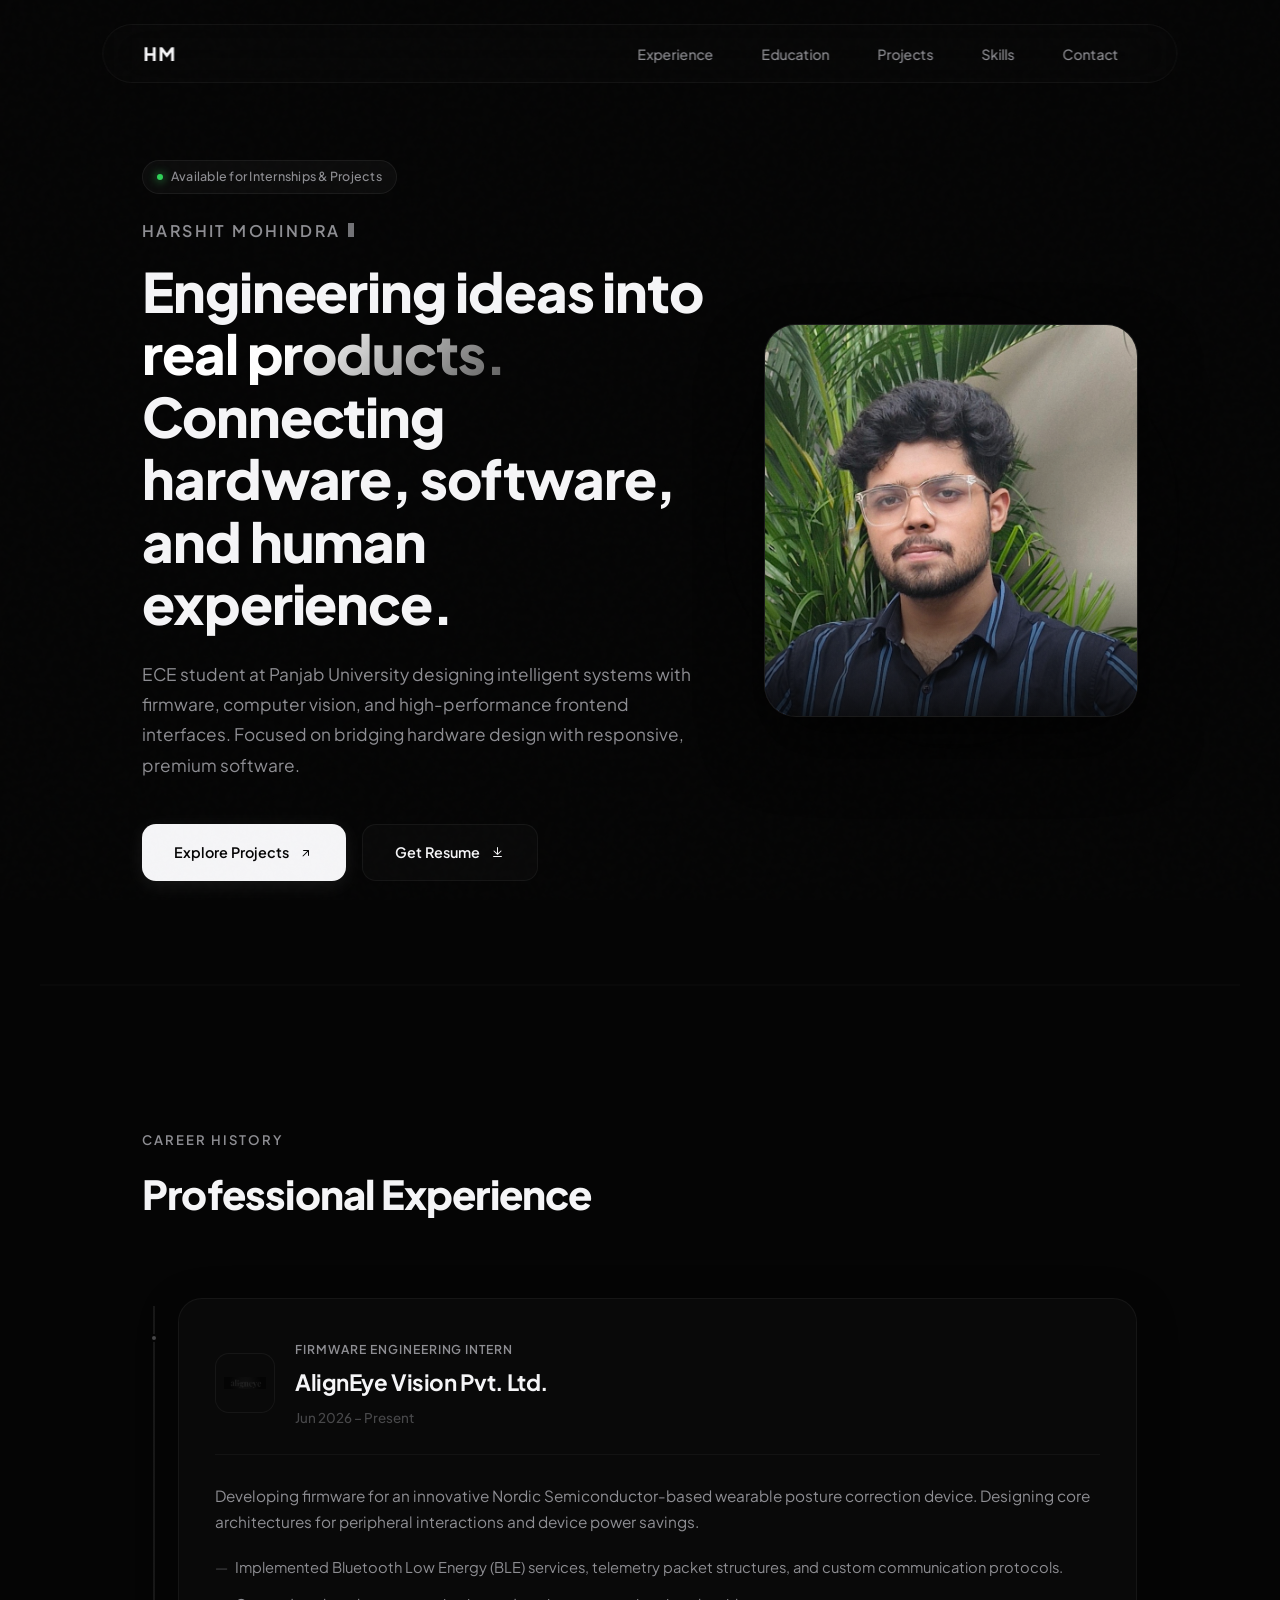
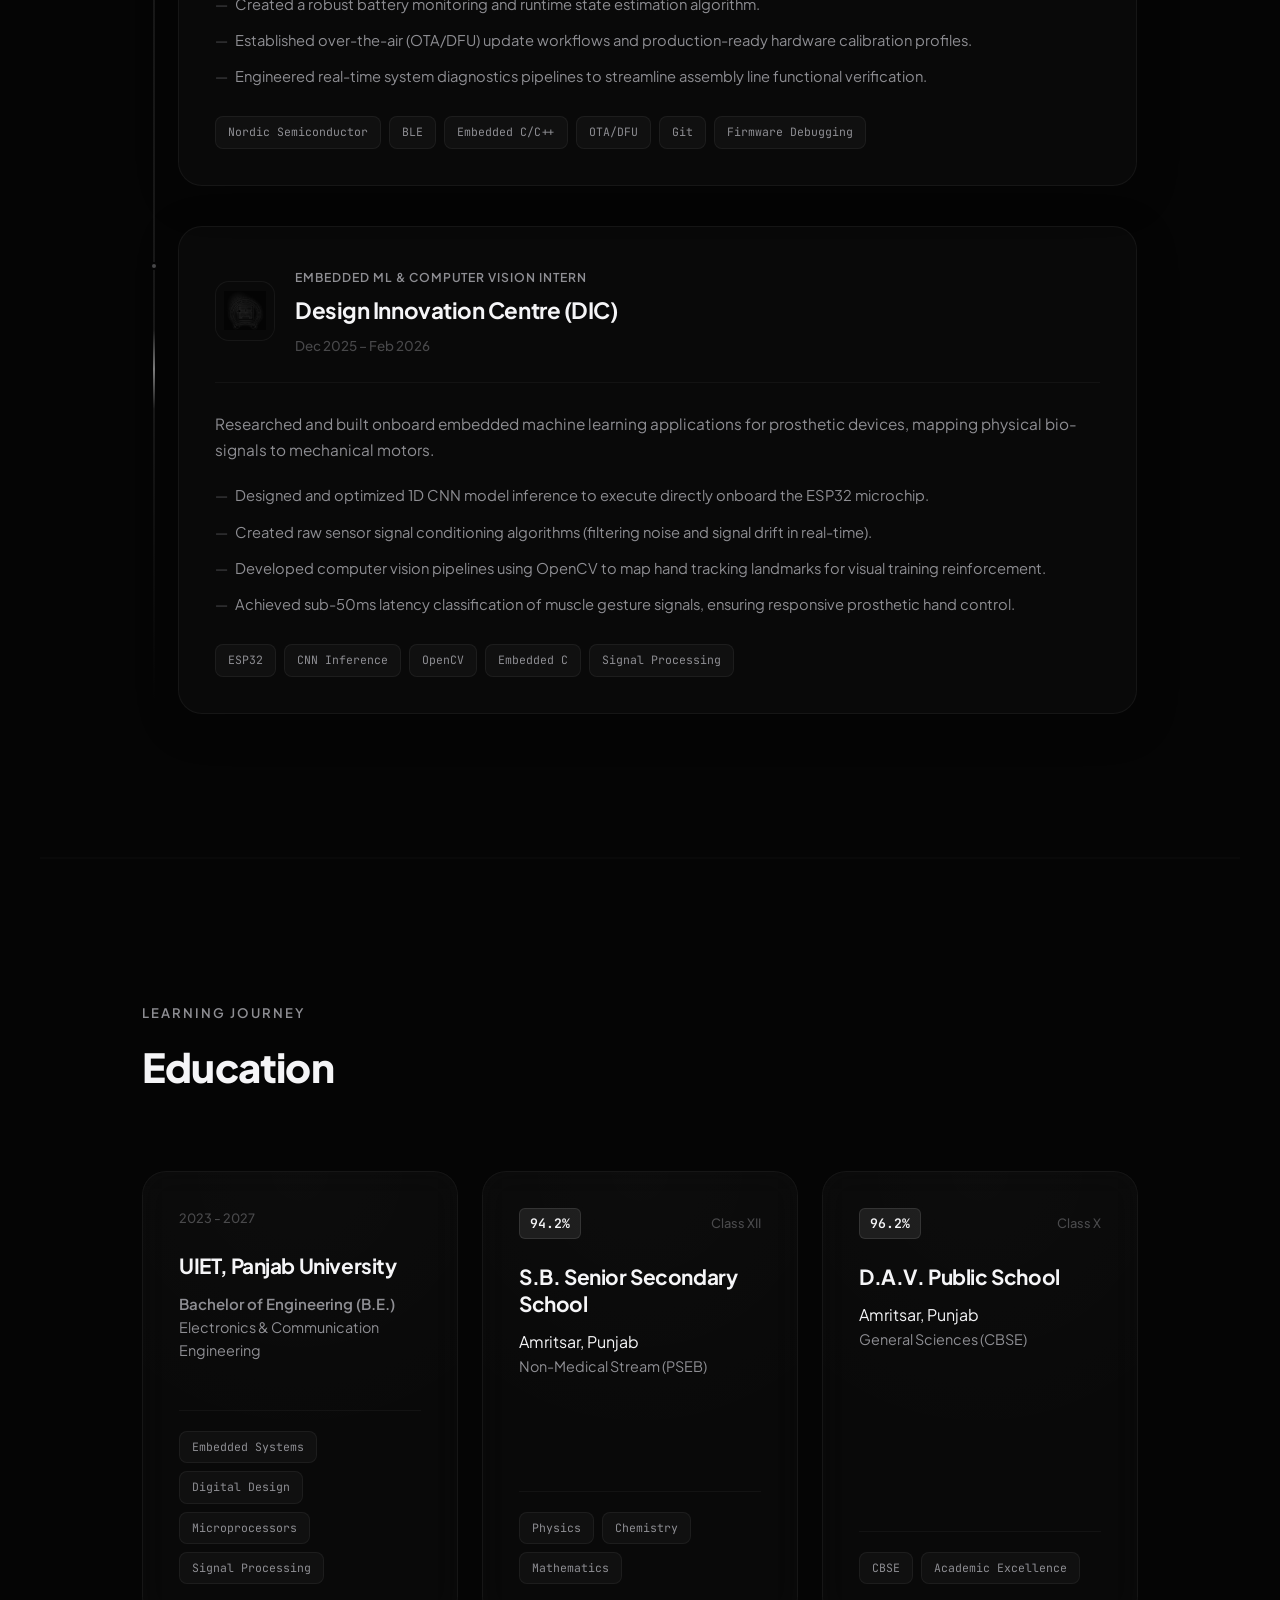
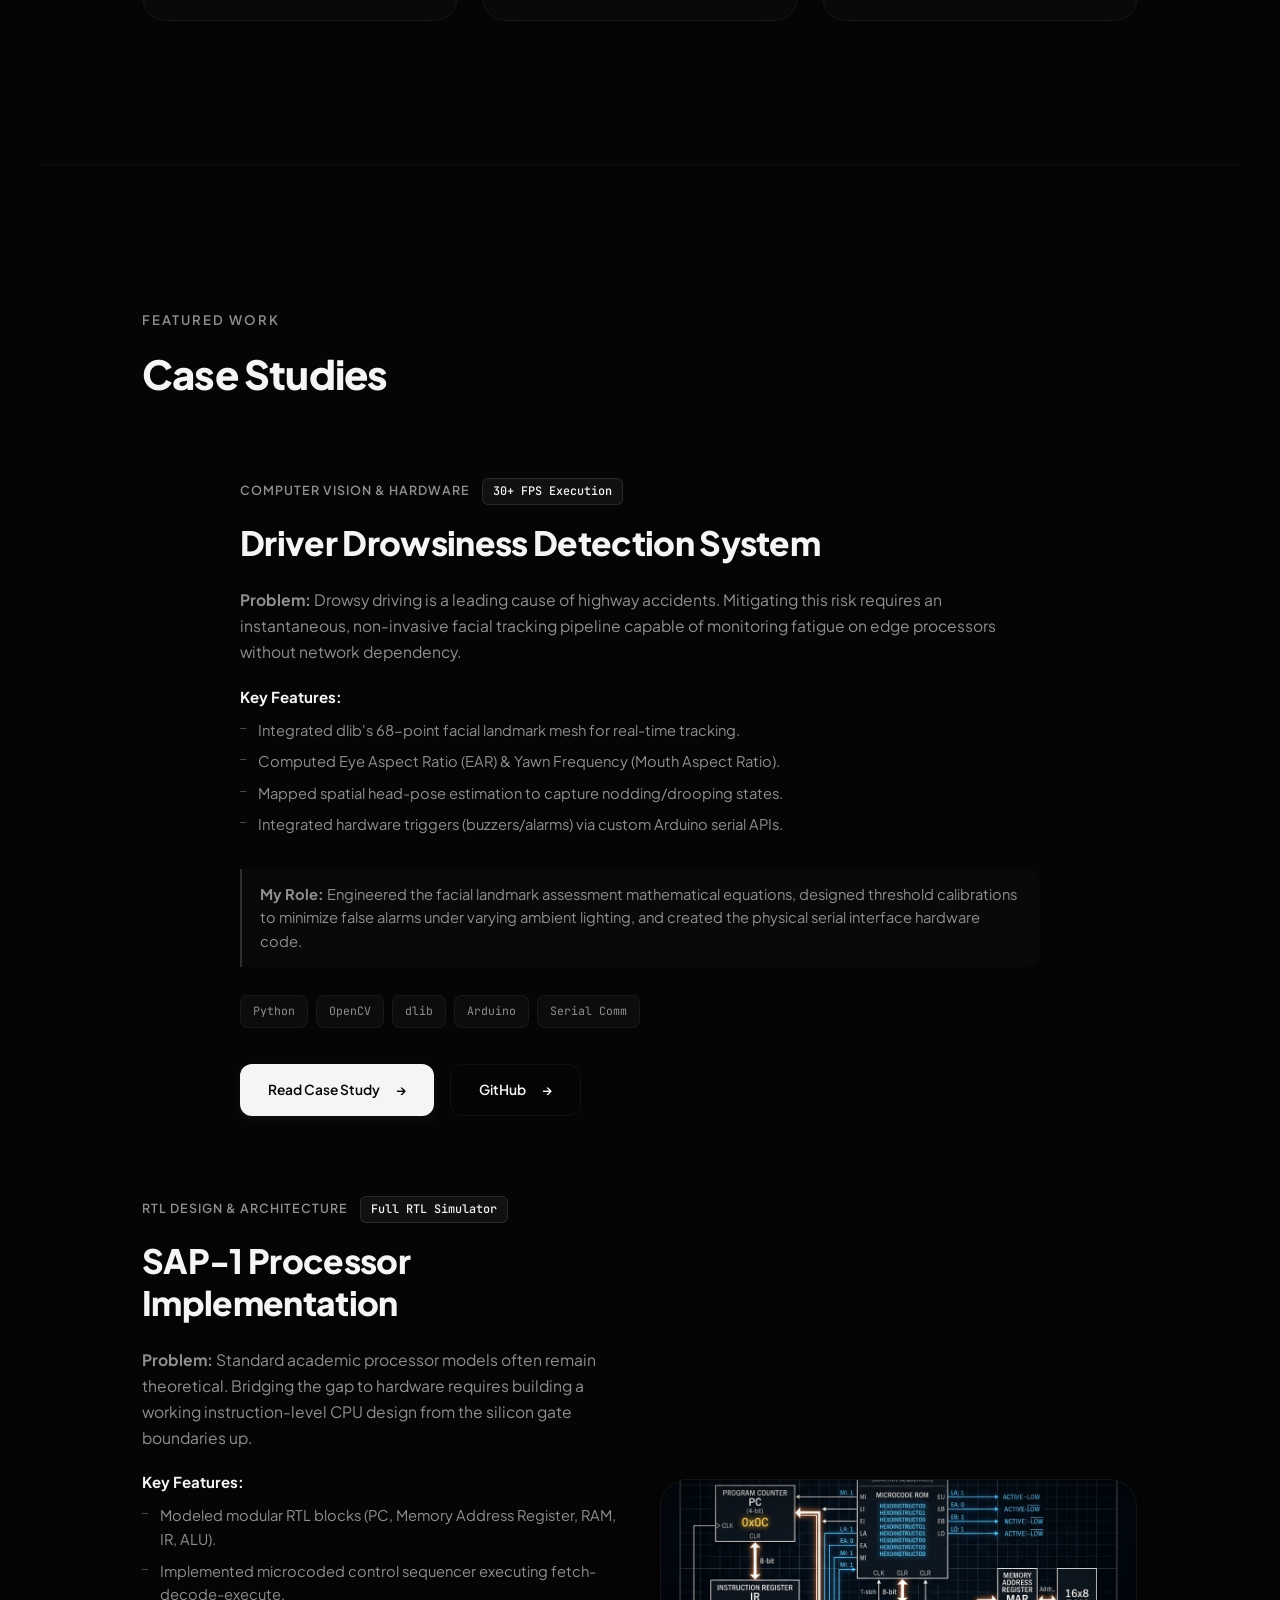
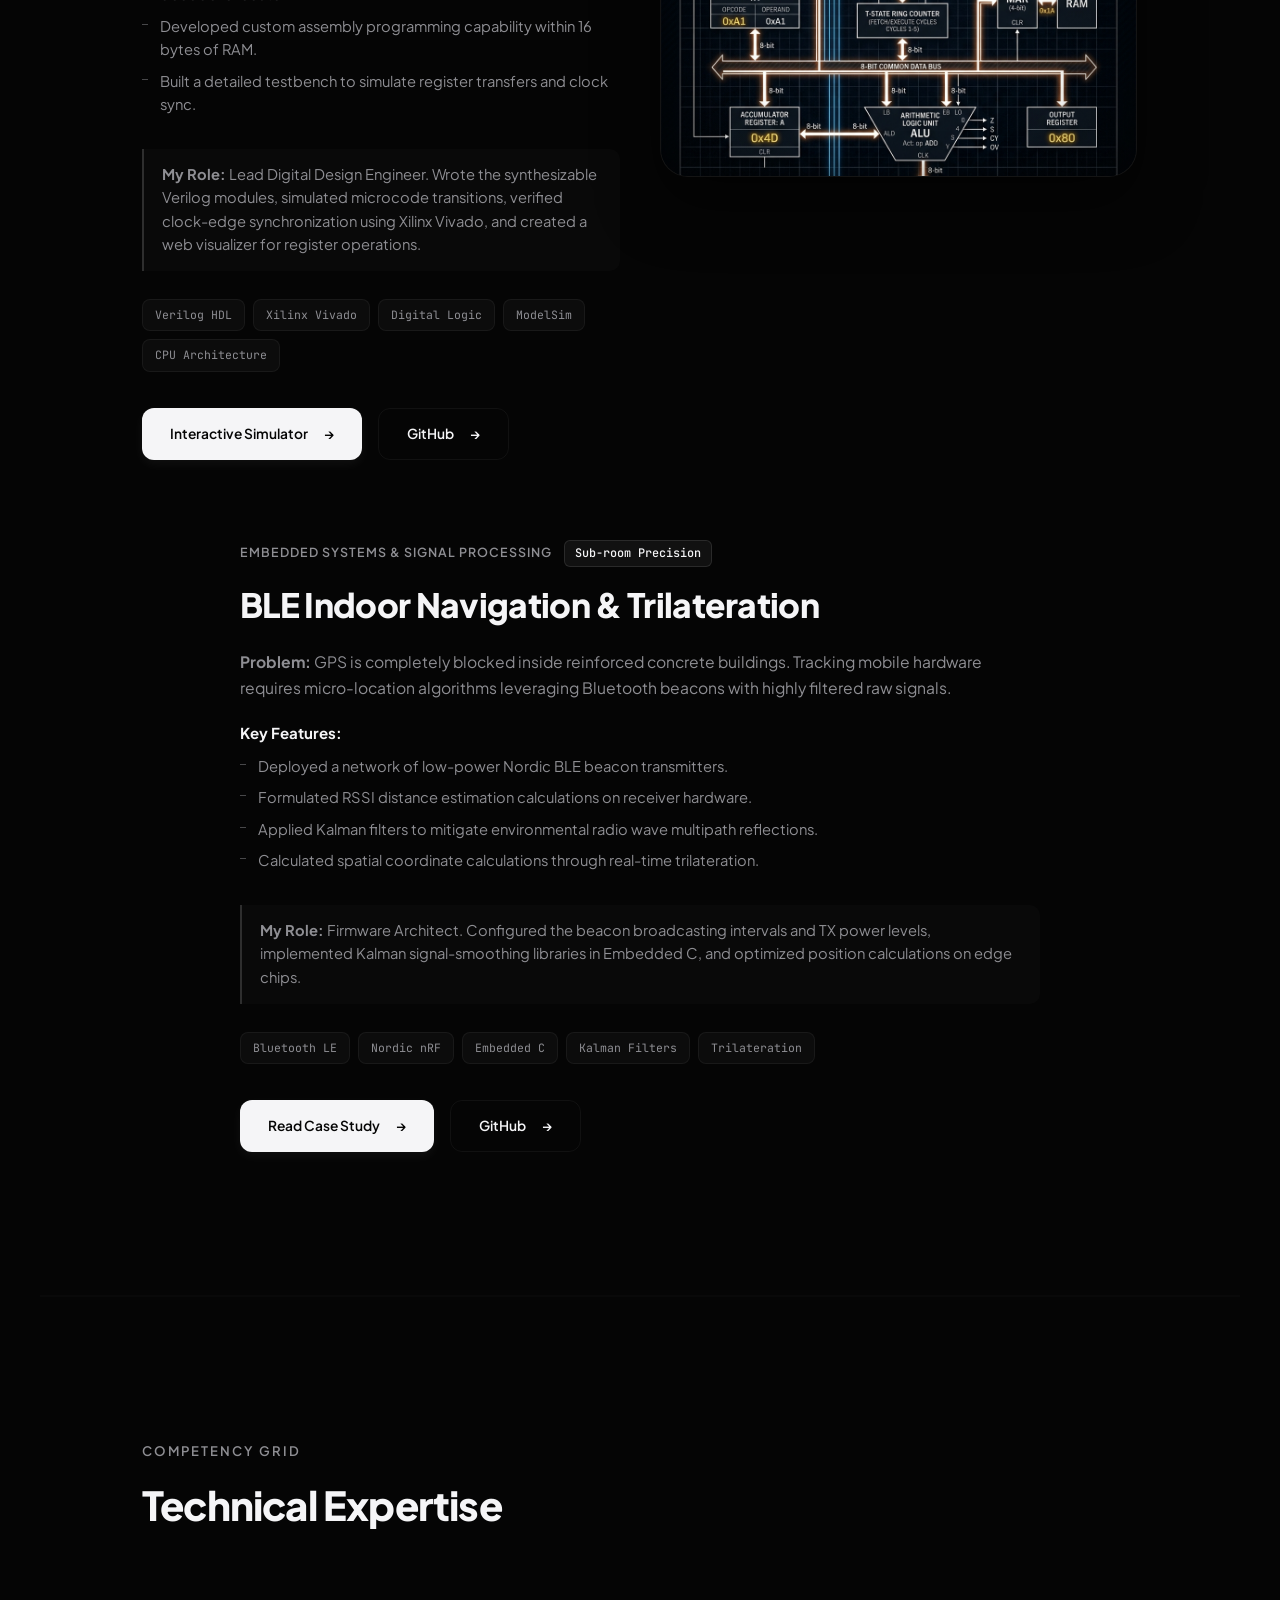
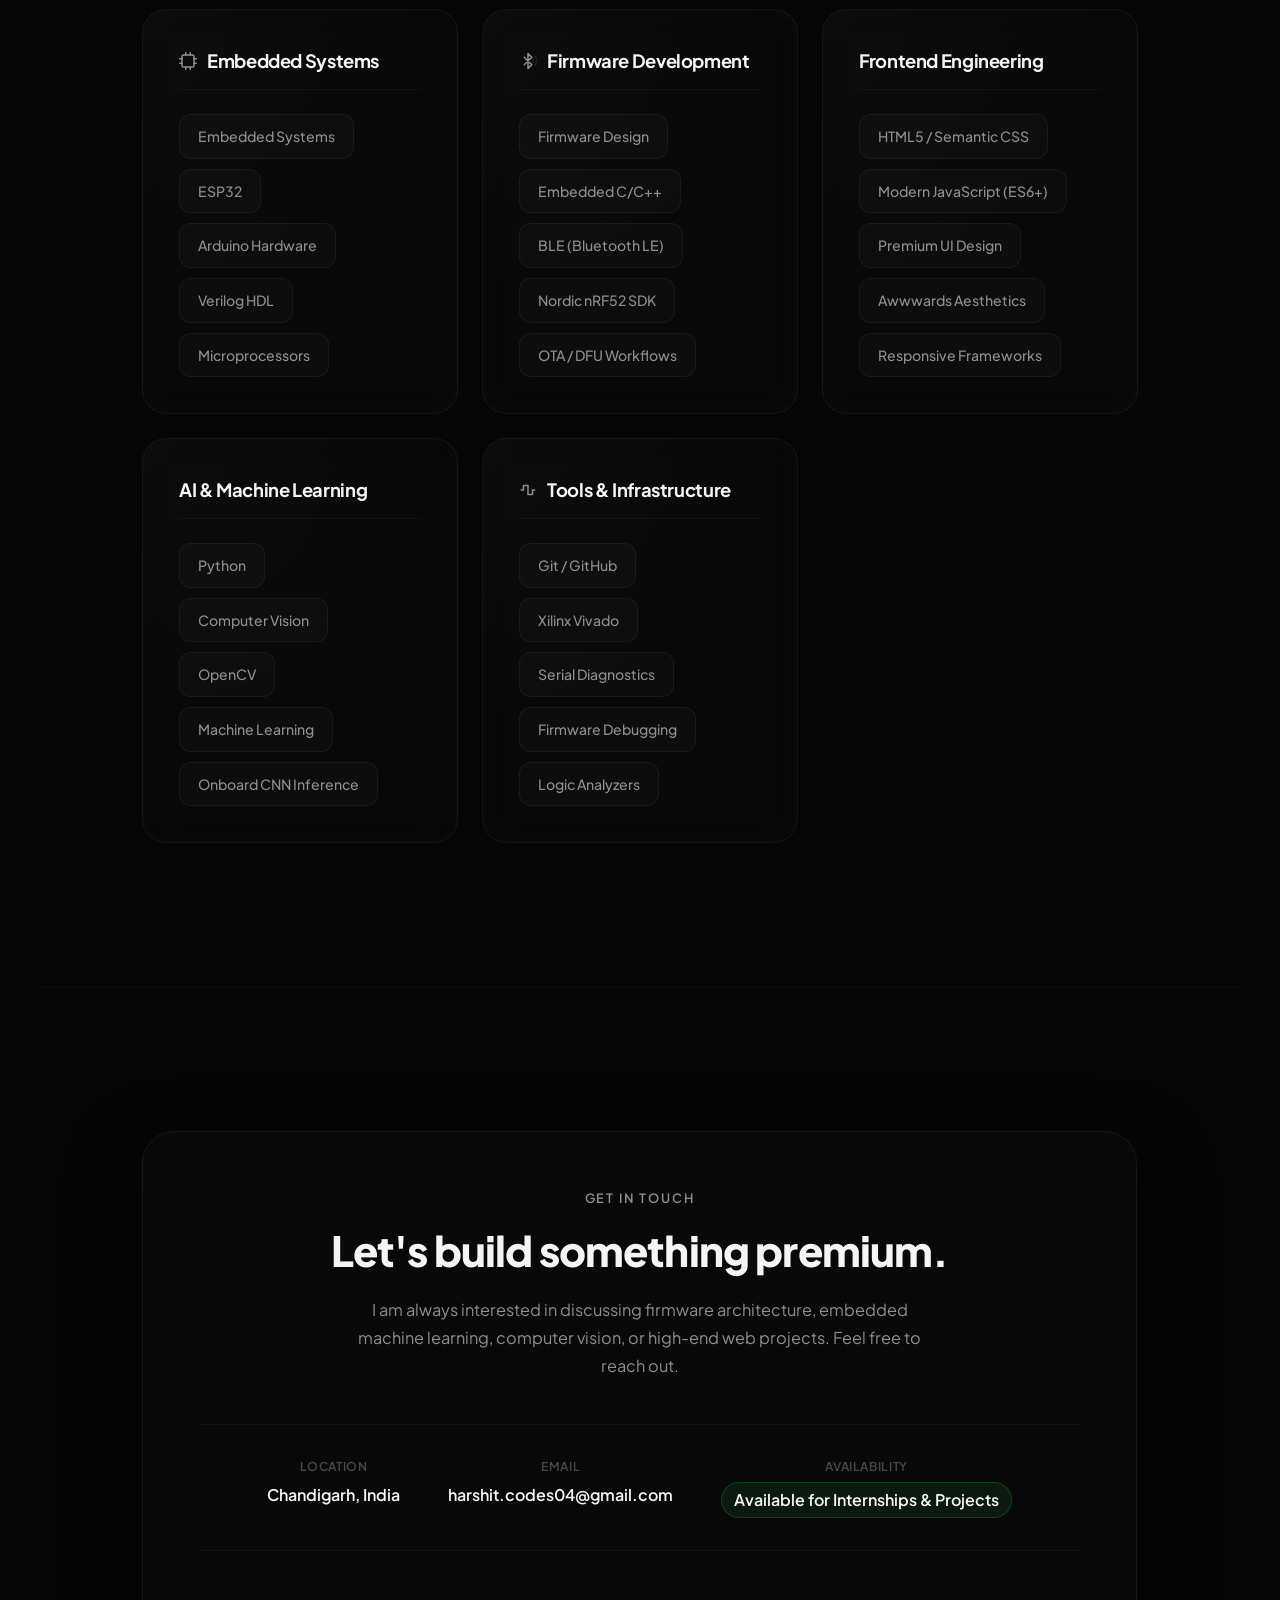
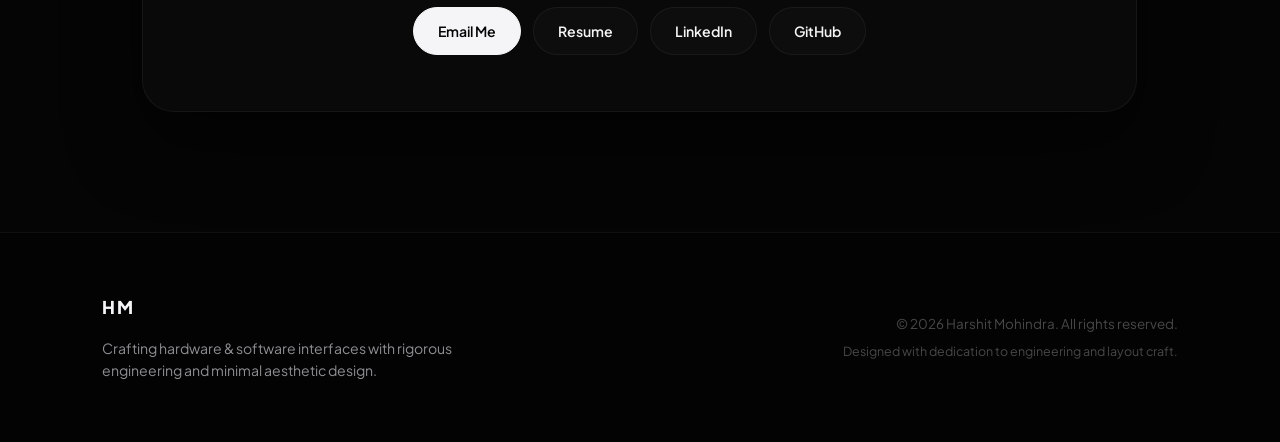
<file: index.html>
<!DOCTYPE html>
<html lang="en">
<head>
  <meta charset="UTF-8" />
  <meta name="viewport" content="width=device-width, initial-scale=1.0" />
  <meta name="theme-color" content="#050505" />
  <title>Harshit Mohindra — Embedded Engineer & Frontend Developer</title>
  <meta name="description" content="ECE Student & Firmware Developer building intelligent embedded systems, onboard machine learning, computer vision, and premium frontend experiences." />

  <!-- Inline SVG favicon — prevents a 404 request on every page load -->
  <link rel="icon" type="image/svg+xml" href="data:image/svg+xml,%3Csvg xmlns='http://www.w3.org/2000/svg' viewBox='0 0 100 100'%3E%3Crect width='100' height='100' rx='20' fill='%23050505'/%3E%3Ctext y='.9em' font-size='72' font-family='system-ui' fill='%23f5f5f7' text-anchor='middle' dominant-baseline='middle' x='50' y='58'%3EHM%3C/text%3E%3C/svg%3E" />

  <link rel="stylesheet" href="style.css" />

  <link rel="preconnect" href="https://fonts.googleapis.com">
  <link rel="preconnect" href="https://fonts.gstatic.com" crossorigin>
  <link href="https://fonts.googleapis.com/css2?family=Plus+Jakarta+Sans:wght@300;400;500;600;700;800&family=Inter:wght@300;400;500;600;700&family=JetBrains+Mono:wght@400;500&display=swap" rel="stylesheet">

  <link rel="preload" as="image" href="assets/images/my_image.jpeg" type="image/jpeg">
</head>

<body>

  <!-- Ambient noise and particles for texture & depth -->
  <div class="noise-overlay" aria-hidden="true"></div>
  <div class="cursor-glow" id="cursor-glow" aria-hidden="true"></div>
  <div class="particles-container" id="particles-container" aria-hidden="true"></div>

  <!-- Scroll Progress Indicator -->
  <div class="scroll-progress-container">
    <div class="scroll-progress" id="scroll-progress"></div>
  </div>

  <nav class="navbar" id="navbar">
    <a href="#home" class="logo" style="text-decoration: none; color: inherit; cursor: pointer;">HM</a>

    <ul class="nav-links">
      <li data-mobile-hidden><a href="#experience">Experience</a></li>
      <li data-mobile-hidden><a href="#education">Education</a></li>
      <li><a href="#projects">Projects</a></li>
      <li data-mobile-hidden><a href="#skills">Skills</a></li>
      <li data-mobile-hidden><a href="#contact">Contact</a></li>
    </ul>

    <!-- Hamburger button — mobile only -->
    <button class="nav-hamburger" id="nav-hamburger" aria-label="Open menu" aria-expanded="false">
      <span></span>
      <span></span>
      <span></span>
    </button>
    
    <!-- Sliding mobile drawer -->
    <div class="nav-drawer" id="nav-drawer" aria-hidden="true">
      <ul class="nav-drawer-links">
        <li><a href="#experience">Experience</a></li>
        <li><a href="#education">Education</a></li>
        <li><a href="#skills">Skills</a></li>
        <li><a href="#contact">Contact</a></li>
      </ul>
    </div>

    <!-- Sliding active background pill for nav links -->
    <div class="nav-active-indicator" id="nav-indicator"></div>
  </nav>

  <main>
    <!-- HERO SECTION -->
    <section class="hero" id="home">
      <div class="hero-container">
        
        <div class="hero-content scroll-reveal">
          <div class="hero-badge">
            <span class="pulse-dot"></span>
            <span>Available for Internships & Projects</span>
          </div>

          <p class="hero-name">Harshit Mohindra<span class="terminal-cursor"></span></p>

          <h1 class="hero-title">
            Engineering ideas into <span class="accent-text">real products.</span><br>
            Connecting hardware, software, and human experience.
          </h1>

          <p class="hero-desc">
            ECE student at Panjab University designing intelligent systems with firmware, computer vision, and high-performance frontend interfaces. Focused on bridging hardware design with responsive, premium software.
          </p>

          <div class="hero-buttons">
            <a href="#projects" class="btn primary-btn magnetic" data-strength="20">
              Explore Projects
              <span class="btn-arrow">
                <svg width="15" height="15" viewBox="0 0 15 15" fill="none" xmlns="http://www.w3.org/2000/svg">
                  <path d="M3.64645 11.3536C3.45118 11.1583 3.45118 10.8417 3.64645 10.6464L8.29289 6H4.5C4.22386 6 4 5.77614 4 5.5C4 5.22386 4.22386 5 4.5 5H9.5C9.77614 5 10 5.22386 10 5.5V10.5C10 10.7761 9.77614 11 9.5 11C9.22386 11 9 10.7761 9 10.5V6.70711L4.35355 11.3536C4.15829 11.5489 3.84171 11.5489 3.64645 11.3536Z" fill="currentColor" fill-rule="evenodd" clip-rule="evenodd"></path>
                </svg>
              </span>
            </a>

            <a href="assets/resume.pdf" target="_blank" class="btn secondary-btn magnetic" data-strength="15">
              Get Resume
              <span class="btn-arrow">
                <svg width="15" height="15" viewBox="0 0 15 15" fill="none" xmlns="http://www.w3.org/2000/svg">
                  <path d="M7.5 2C7.77614 2 8 2.22386 8 2.5V8.29289L10.6464 5.64645C10.8417 5.45118 11.1583 5.45118 11.3536 5.64645C11.5489 5.84171 11.5489 6.15829 11.3536 6.35355L7.85355 9.85355C7.65829 10.0488 7.34171 10.0488 7.14645 9.85355L3.64645 6.35355C3.45118 6.15829 3.45118 5.84171 3.64645 5.64645C3.84171 5.45118 4.15829 5.45118 4.35355 5.64645L7 8.29289V2.5C7 2.22386 7.22386 2 7.5 2ZM3 11.5C3 11.2239 3.22386 11 3.5 11H11.5C11.7761 11 12 11.2239 12 11.5C12 11.7761 11.7761 12 11.5 12H3.5C3.22386 12 3 11.7761 3 11.5Z" fill="currentColor" fill-rule="evenodd" clip-rule="evenodd"></path>
                </svg>
              </span>
            </a>
          </div>
        </div>

        <div class="hero-visual scroll-reveal delay-1">
          <!-- Subtle glowing background accent behind profile image -->
          <div class="portrait-ambient-glow" aria-hidden="true"></div>
          
          <figure class="hero-portrait">
            <div class="hero-portrait__glow" aria-hidden="true"></div>
            <div class="hero-portrait__frame">
              <img
                src="assets/images/my_image.jpeg"
                alt="Harshit Mohindra Portrait"
                width="720"
                height="665"
                decoding="async"
                fetchpriority="high"
              >
            </div>
          </figure>
        </div>

      </div>
    </section>

    <div class="section-divider" aria-hidden="true" data-waveform="sine">
      <svg viewBox="0 0 1200 60" preserveAspectRatio="none">
        <path class="divider-base-line" d="M 0 30 L 1200 30" />
        <path class="divider-scan-line" d="M 0 30 L 1200 30" />
        <circle class="divider-scan-head" r="3" cx="-10" cy="30" />
      </svg>
    </div>

    <!-- EXPERIENCE SECTION (Timeline Redesign) -->
    <section class="experience" id="experience">
      <div class="section-header scroll-reveal">
        <span class="section-tag">Career History</span>
        <h2 class="section-title">Professional Experience</h2>
      </div>

      <div class="timeline-container">
        <div class="timeline-line">
          <div class="timeline-pulse"></div>
        </div>

        <!-- Timeline Item 1 -->
        <div class="timeline-item scroll-reveal">
          <div class="timeline-marker">
            <div class="timeline-marker-inner"></div>
          </div>
          <div class="timeline-card">
            <div class="timeline-header-block">
              <div class="company-logo-container">
                <img src="assets/images/aligneyelogo.png" alt="AlignEye Vision Pvt. Ltd. Logo" class="company-logo" width="60" height="60" loading="lazy" decoding="async">
              </div>
              <div class="company-info-text">
                <span class="role-badge">Firmware Engineering Intern</span>
                <h3>AlignEye Vision Pvt. Ltd.</h3>
                <span class="timeline-date">Jun 2026 – Present</span>
              </div>
            </div>
            <div class="timeline-body">
              <p>
                Developing firmware for an innovative Nordic Semiconductor-based wearable posture correction device. Designing core architectures for peripheral interactions and device power savings.
              </p>
              <ul class="achievement-list">
                <li>Implemented Bluetooth Low Energy (BLE) services, telemetry packet structures, and custom communication protocols.</li>
                <li>Created a robust battery monitoring and runtime state estimation algorithm.</li>
                <li>Established over-the-air (OTA/DFU) update workflows and production-ready hardware calibration profiles.</li>
                <li>Engineered real-time system diagnostics pipelines to streamline assembly line functional verification.</li>
              </ul>
              <div class="tech-stack">
                <span>Nordic Semiconductor</span>
                <span>BLE</span>
                <span>Embedded C/C++</span>
                <span>OTA/DFU</span>
                <span>Git</span>
                <span>Firmware Debugging</span>
              </div>
            </div>
          </div>
        </div>

        <!-- Timeline Item 2 -->
        <div class="timeline-item scroll-reveal delay-1">
          <div class="timeline-marker">
            <div class="timeline-marker-inner"></div>
          </div>
          <div class="timeline-card">
            <div class="timeline-header-block">
              <div class="company-logo-container">
                <img src="assets/images/MDART.jpg" alt="DIC Logo" class="company-logo" width="60" height="60" loading="lazy" decoding="async">
              </div>
              <div class="company-info-text">
                <span class="role-badge">Embedded ML & Computer Vision Intern</span>
                <h3>Design Innovation Centre (DIC)</h3>
                <span class="timeline-date">Dec 2025 – Feb 2026</span>
              </div>
            </div>
            <div class="timeline-body">
              <p>
                Researched and built onboard embedded machine learning applications for prosthetic devices, mapping physical bio-signals to mechanical motors.
              </p>
              <ul class="achievement-list">
                <li>Designed and optimized 1D CNN model inference to execute directly onboard the ESP32 microchip.</li>
                <li>Created raw sensor signal conditioning algorithms (filtering noise and signal drift in real-time).</li>
                <li>Developed computer vision pipelines using OpenCV to map hand tracking landmarks for visual training reinforcement.</li>
                <li>Achieved sub-50ms latency classification of muscle gesture signals, ensuring responsive prosthetic hand control.</li>
              </ul>
              <div class="tech-stack">
                <span>ESP32</span>
                <span>CNN Inference</span>
                <span>OpenCV</span>
                <span>Embedded C</span>
                <span>Signal Processing</span>
              </div>
            </div>
          </div>
        </div>

      </div>
    </section>

    <div class="section-divider" aria-hidden="true" data-waveform="pulse-train">
      <svg viewBox="0 0 1200 60" preserveAspectRatio="none">
        <path class="divider-base-line" d="M 0 30 L 1200 30" />
        <path class="divider-scan-line" d="M 0 30 L 1200 30" />
        <circle class="divider-scan-head" r="3" cx="-10" cy="30" />
      </svg>
    </div>

    <!-- EDUCATION SECTION -->
    <section class="education" id="education">
      <div class="section-header scroll-reveal">
        <span class="section-tag">Learning Journey</span>
        <h2 class="section-title">Education</h2>
      </div>

      <div class="education-grid">
        <!-- University -->
        <div class="education-card scroll-reveal">
          <div class="education-card-glow"></div>
          <div class="education-meta">
            <span class="edu-duration">2023 - 2027</span>
          </div>
          <h3>UIET, Panjab University</h3>
          <p class="edu-degree">Bachelor of Engineering (B.E.)</p>
          <p class="edu-major">Electronics & Communication Engineering</p>
          <div class="tech-stack">
            <span>Embedded Systems</span>
            <span>Digital Design</span>
            <span>Microprocessors</span>
            <span>Signal Processing</span>
          </div>
        </div>

        <!-- XII -->
        <div class="education-card scroll-reveal delay-1">
          <div class="education-card-glow"></div>
          <div class="education-meta">
            <span class="edu-score">94.2%</span>
            <span class="edu-duration">Class XII</span>
          </div>
          <h3>S.B. Senior Secondary School</h3>
          <p class="edu-location">Amritsar, Punjab</p>
          <p class="edu-major">Non-Medical Stream (PSEB)</p>
          <div class="tech-stack">
            <span>Physics</span>
            <span>Chemistry</span>
            <span>Mathematics</span>
          </div>
        </div>

        <!-- X -->
        <div class="education-card scroll-reveal delay-2">
          <div class="education-card-glow"></div>
          <div class="education-meta">
            <span class="edu-score">96.2%</span>
            <span class="edu-duration">Class X</span>
          </div>
          <h3>D.A.V. Public School</h3>
          <p class="edu-location">Amritsar, Punjab</p>
          <p class="edu-major">General Sciences (CBSE)</p>
          <div class="tech-stack">
            <span>CBSE</span>
            <span>Academic Excellence</span>
          </div>
        </div>
      </div>
    </section>

    <div class="section-divider" aria-hidden="true" data-waveform="step">
      <svg viewBox="0 0 1200 60" preserveAspectRatio="none">
        <path class="divider-base-line" d="M 0 30 L 1200 30" />
        <path class="divider-scan-line" d="M 0 30 L 1200 30" />
        <circle class="divider-scan-head" r="3" cx="-10" cy="30" />
      </svg>
    </div>

    <!-- PROJECTS SECTION (High-Fidelity Case Studies) -->
    <section id="projects" class="projects-section">
      <div class="section-header scroll-reveal">
        <span class="section-tag">Featured Work</span>
        <h2 class="section-title">Case Studies</h2>
      </div>

      <div class="case-studies-list">

        <!-- Project 1: Drowsiness Detection -->
        <article class="case-study-item scroll-reveal">
          <!-- TODO: Add authentic Driver Drowsiness Detection screenshot/diagram here.
               Real engineering assets to add later: OpenCV facial landmark detection, Eye Aspect Ratio visualization, Detection pipeline architecture, Confusion matrix/evaluation graphs, Hardware setup -->
          <div class="case-study-info">
            <div class="case-study-meta">
              <span class="case-study-tag">Computer Vision & Hardware</span>
              <span class="case-study-metric">30+ FPS Execution</span>
            </div>
            <h3 class="case-study-title">Driver Drowsiness Detection System</h3>
            
            <p class="case-study-problem">
              <strong>Problem:</strong> Drowsy driving is a leading cause of highway accidents. Mitigating this risk requires an instantaneous, non-invasive facial tracking pipeline capable of monitoring fatigue on edge processors without network dependency.
            </p>

            <div class="case-study-highlights">
              <strong>Key Features:</strong>
              <ul>
                <li>Integrated dlib's 68-point facial landmark mesh for real-time tracking.</li>
                <li>Computed Eye Aspect Ratio (EAR) & Yawn Frequency (Mouth Aspect Ratio).</li>
                <li>Mapped spatial head-pose estimation to capture nodding/drooping states.</li>
                <li>Integrated hardware triggers (buzzers/alarms) via custom Arduino serial APIs.</li>
              </ul>
            </div>

            <p class="case-study-role">
              <strong>My Role:</strong> Engineered the facial landmark assessment mathematical equations, designed threshold calibrations to minimize false alarms under varying ambient lighting, and created the physical serial interface hardware code.
            </p>

            <div class="tech-stack">
              <span>Python</span>
              <span>OpenCV</span>
              <span>dlib</span>
              <span>Arduino</span>
              <span>Serial Comm</span>
            </div>

            <div class="case-study-links">
              <a href="projects/driver-drowsiness.html" class="btn case-study-btn primary">
                Read Case Study
                <span class="arrow-icon">→</span>
              </a>
              <a href="https://github.com/harshhhh04/driver_drowsiness_detection" target="_blank" rel="noopener noreferrer" class="btn case-study-btn secondary">
                GitHub
                <span class="arrow-icon">→</span>
              </a>
            </div>
          </div>
        </article>

        <!-- Project 2: SAP-1 Computer -->
        <article class="case-study-item scroll-reveal reverse has-image">
          <div class="case-study-preview-wrapper">
            <img src="assets/images/sap1_preview.png" alt="SAP-1 Computer CPU Design Blueprint Preview" class="case-study-img" width="800" height="500" loading="lazy" decoding="async">
            <div class="preview-overlay"></div>
          </div>
          <div class="case-study-info">
            <div class="case-study-meta">
              <span class="case-study-tag">RTL Design & Architecture</span>
              <span class="case-study-metric">Full RTL Simulator</span>
            </div>
            <h3 class="case-study-title">SAP-1 Processor Implementation</h3>
            
            <p class="case-study-problem">
              <strong>Problem:</strong> Standard academic processor models often remain theoretical. Bridging the gap to hardware requires building a working instruction-level CPU design from the silicon gate boundaries up.
            </p>

            <div class="case-study-highlights">
              <strong>Key Features:</strong>
              <ul>
                <li>Modeled modular RTL blocks (PC, Memory Address Register, RAM, IR, ALU).</li>
                <li>Implemented microcoded control sequencer executing fetch-decode-execute.</li>
                <li>Developed custom assembly programming capability within 16 bytes of RAM.</li>
                <li>Built a detailed testbench to simulate register transfers and clock sync.</li>
              </ul>
            </div>

            <p class="case-study-role">
              <strong>My Role:</strong> Lead Digital Design Engineer. Wrote the synthesizable Verilog modules, simulated microcode transitions, verified clock-edge synchronization using Xilinx Vivado, and created a web visualizer for register operations.
            </p>

            <div class="tech-stack">
              <span>Verilog HDL</span>
              <span>Xilinx Vivado</span>
              <span>Digital Logic</span>
              <span>ModelSim</span>
              <span>CPU Architecture</span>
            </div>

            <div class="case-study-links">
              <a href="projects/sap1.html" class="btn case-study-btn primary">
                Interactive Simulator
                <span class="arrow-icon">→</span>
              </a>
              <a href="https://github.com/harshhhh04/" target="_blank" rel="noopener noreferrer" class="btn case-study-btn secondary">
                GitHub
                <span class="arrow-icon">→</span>
              </a>
            </div>
          </div>
        </article>

        <!-- Project 3: BLE Indoor Navigation -->
        <article class="case-study-item scroll-reveal">
          <!-- TODO: Add authentic BLE Indoor Navigation screenshot/diagram here.
               Real engineering assets to add later: Beacon placement diagram, Indoor floor map, RSSI visualization, Trilateration diagram, Mobile application screenshots, Hardware setup -->
          <div class="case-study-info">
            <div class="case-study-meta">
              <span class="case-study-tag">Embedded Systems & Signal Processing</span>
              <span class="case-study-metric">Sub-room Precision</span>
            </div>
            <h3 class="case-study-title">BLE Indoor Navigation & Trilateration</h3>
            
            <p class="case-study-problem">
              <strong>Problem:</strong> GPS is completely blocked inside reinforced concrete buildings. Tracking mobile hardware requires micro-location algorithms leveraging Bluetooth beacons with highly filtered raw signals.
            </p>

            <div class="case-study-highlights">
              <strong>Key Features:</strong>
              <ul>
                <li>Deployed a network of low-power Nordic BLE beacon transmitters.</li>
                <li>Formulated RSSI distance estimation calculations on receiver hardware.</li>
                <li>Applied Kalman filters to mitigate environmental radio wave multipath reflections.</li>
                <li>Calculated spatial coordinate calculations through real-time trilateration.</li>
              </ul>
            </div>

            <p class="case-study-role">
              <strong>My Role:</strong> Firmware Architect. Configured the beacon broadcasting intervals and TX power levels, implemented Kalman signal-smoothing libraries in Embedded C, and optimized position calculations on edge chips.
            </p>

            <div class="tech-stack">
              <span>Bluetooth LE</span>
              <span>Nordic nRF</span>
              <span>Embedded C</span>
              <span>Kalman Filters</span>
              <span>Trilateration</span>
            </div>

            <div class="case-study-links">
              <a href="projects/ble-navigation.html" class="btn case-study-btn primary">
                Read Case Study
                <span class="arrow-icon">→</span>
              </a>
              <a href="https://github.com/harshhhh04/" target="_blank" rel="noopener noreferrer" class="btn case-study-btn secondary">
                GitHub
                <span class="arrow-icon">→</span>
              </a>
            </div>
          </div>
        </article>

      </div>
    </section>

    <div class="section-divider" aria-hidden="true" data-waveform="packet">
      <svg viewBox="0 0 1200 60" preserveAspectRatio="none">
        <path class="divider-base-line" d="M 0 30 L 1200 30" />
        <path class="divider-scan-line" d="M 0 30 L 1200 30" />
        <circle class="divider-scan-head" r="3" cx="-10" cy="30" />
      </svg>
    </div>

    <!-- SKILLS SECTION (Grouped Category Layout) -->
    <section id="skills" class="skills-section">
      <div class="section-header scroll-reveal">
        <span class="section-tag">Competency Grid</span>
        <h2 class="section-title">Technical Expertise</h2>
      </div>

      <div class="skills-category-grid">
        <!-- Group 1: Embedded Systems -->
        <div class="skills-group scroll-reveal">
          <div class="group-glow"></div>
          <h3><svg class="skill-icon chip-icon" width="18" height="18" viewBox="0 0 24 24" fill="none" stroke="currentColor" stroke-width="2" stroke-linecap="round" stroke-linejoin="round" aria-hidden="true"><rect x="4" y="4" width="16" height="16" rx="2"></rect><path d="M9 1v3M15 1v3M9 20v3M15 20v3M20 9h3M20 15h3M1 9h3M1 15h3"></path></svg>Embedded Systems</h3>
          <div class="skills-pills-list">
            <div class="skill-pill"><span>Embedded Systems</span></div>
            <div class="skill-pill"><span>ESP32</span></div>
            <div class="skill-pill"><span>Arduino Hardware</span></div>
            <div class="skill-pill"><span>Verilog HDL</span></div>
            <div class="skill-pill"><span>Microprocessors</span></div>
          </div>
        </div>

        <!-- Group 2: Firmware -->
        <div class="skills-group scroll-reveal delay-1">
          <div class="group-glow"></div>
          <h3><svg class="skill-icon ble-icon" width="18" height="18" viewBox="0 0 24 24" fill="none" stroke="currentColor" stroke-width="2" stroke-linecap="round" stroke-linejoin="round" aria-hidden="true"><path d="m7 7 10 10-5 5V2l5 5L7 17"></path><path class="ripple r1" d="M18 9a5 5 0 0 1 0 6"></path><path class="ripple r2" d="M21 6a9 9 0 0 1 0 12"></path></svg>Firmware Development</h3>
          <div class="skills-pills-list">
            <div class="skill-pill"><span>Firmware Design</span></div>
            <div class="skill-pill"><span>Embedded C/C++</span></div>
            <div class="skill-pill"><span>BLE (Bluetooth LE)</span></div>
            <div class="skill-pill"><span>Nordic nRF52 SDK</span></div>
            <div class="skill-pill"><span>OTA / DFU Workflows</span></div>
          </div>
        </div>

        <!-- Group 3: Frontend -->
        <div class="skills-group scroll-reveal delay-2">
          <div class="group-glow"></div>
          <h3>Frontend Engineering</h3>
          <div class="skills-pills-list">
            <div class="skill-pill"><span>HTML5 / Semantic CSS</span></div>
            <div class="skill-pill"><span>Modern JavaScript (ES6+)</span></div>
            <div class="skill-pill"><span>Premium UI Design</span></div>
            <div class="skill-pill"><span>Awwwards Aesthetics</span></div>
            <div class="skill-pill"><span>Responsive Frameworks</span></div>
          </div>
        </div>

        <!-- Group 4: AI & ML -->
        <div class="skills-group scroll-reveal">
          <div class="group-glow"></div>
          <h3>AI & Machine Learning</h3>
          <div class="skills-pills-list">
            <div class="skill-pill"><span>Python</span></div>
            <div class="skill-pill"><span>Computer Vision</span></div>
            <div class="skill-pill"><span>OpenCV</span></div>
            <div class="skill-pill"><span>Machine Learning</span></div>
            <div class="skill-pill"><span>Onboard CNN Inference</span></div>
          </div>
        </div>

        <!-- Group 5: Tools & Workflows -->
        <div class="skills-group scroll-reveal delay-1">
          <div class="group-glow"></div>
          <h3><svg class="skill-icon signal-icon" width="18" height="18" viewBox="0 0 24 24" fill="none" stroke="currentColor" stroke-width="2" stroke-linecap="round" stroke-linejoin="round" aria-hidden="true"><path d="M3 12h3V6h6v12h6v-6h3"></path></svg>Tools & Infrastructure</h3>
          <div class="skills-pills-list">
            <div class="skill-pill"><span>Git / GitHub</span></div>
            <div class="skill-pill"><span>Xilinx Vivado</span></div>
            <div class="skill-pill"><span>Serial Diagnostics</span></div>
            <div class="skill-pill"><span>Firmware Debugging</span></div>
            <div class="skill-pill"><span>Logic Analyzers</span></div>
          </div>
        </div>
      </div>
    </section>

    <div class="section-divider" aria-hidden="true" data-waveform="clean-pulse">
      <svg viewBox="0 0 1200 60" preserveAspectRatio="none">
        <path class="divider-base-line" d="M 0 30 L 1200 30" />
        <path class="divider-scan-line" d="M 0 30 L 1200 30" />
        <circle class="divider-scan-head" r="3" cx="-10" cy="30" />
      </svg>
    </div>

    <!-- CONTACT SECTION -->
    <section id="contact" class="contact-section">
      <div class="contact-container scroll-reveal">
        <div class="contact-box">
          <span class="contact-tag">Get In Touch</span>
          <h2>Let's build something premium.</h2>
          <p class="contact-description">
            I am always interested in discussing firmware architecture, embedded machine learning, computer vision, or high-end web projects. Feel free to reach out.
          </p>

          <div class="contact-details">
            <div class="detail-item">
              <span class="label">Location</span>
              <span class="value">Chandigarh, India</span>
            </div>
            <div class="detail-item">
              <span class="label">Email</span>
              <a href="mailto:harshit.codes04@gmail.com" class="value link">harshit.codes04@gmail.com</a>
            </div>
            <div class="detail-item">
              <span class="label">Availability</span>
              <span class="value availability-badge">Available for Internships & Projects</span>
            </div>
          </div>

          <div class="contact-links">
            <a href="https://mail.google.com/mail/?view=cm&fs=1&to=harshit.codes04@gmail.com"
               target="_blank"
               rel="noopener noreferrer"
               class="contact-link-pill primary magnetic"
               data-strength="10">
              Email Me 
            </a>
            <a href="assets/resume.pdf" target="_blank" rel="noopener noreferrer" class="contact-link-pill magnetic" data-strength="10">Resume</a>
            <a href="https://www.linkedin.com/in/harshit-mohindra/" target="_blank" rel="noopener noreferrer" class="contact-link-pill magnetic" data-strength="10">LinkedIn</a>
            <a href="https://github.com/harshhhh04/" target="_blank" rel="noopener noreferrer" class="contact-link-pill magnetic" data-strength="10">GitHub</a>
          </div>
        </div>
      </div>
    </section>
  </main>

  <footer class="footer">
    <div class="footer-content">
      <div class="footer-left">
        <p class="footer-logo">HM</p>
        <p class="footer-statement">
          Crafting hardware & software interfaces with rigorous engineering and minimal aesthetic design.
        </p>
      </div>
      <div class="footer-right">
        <p class="copyright">&copy; 2026 Harshit Mohindra. All rights reserved.</p>
        <p class="designed-by">Designed with dedication to engineering and layout craft.</p>
      </div>
    </div>
  </footer>

  <script src="script.js" defer></script>

</body>
</html>
</file>
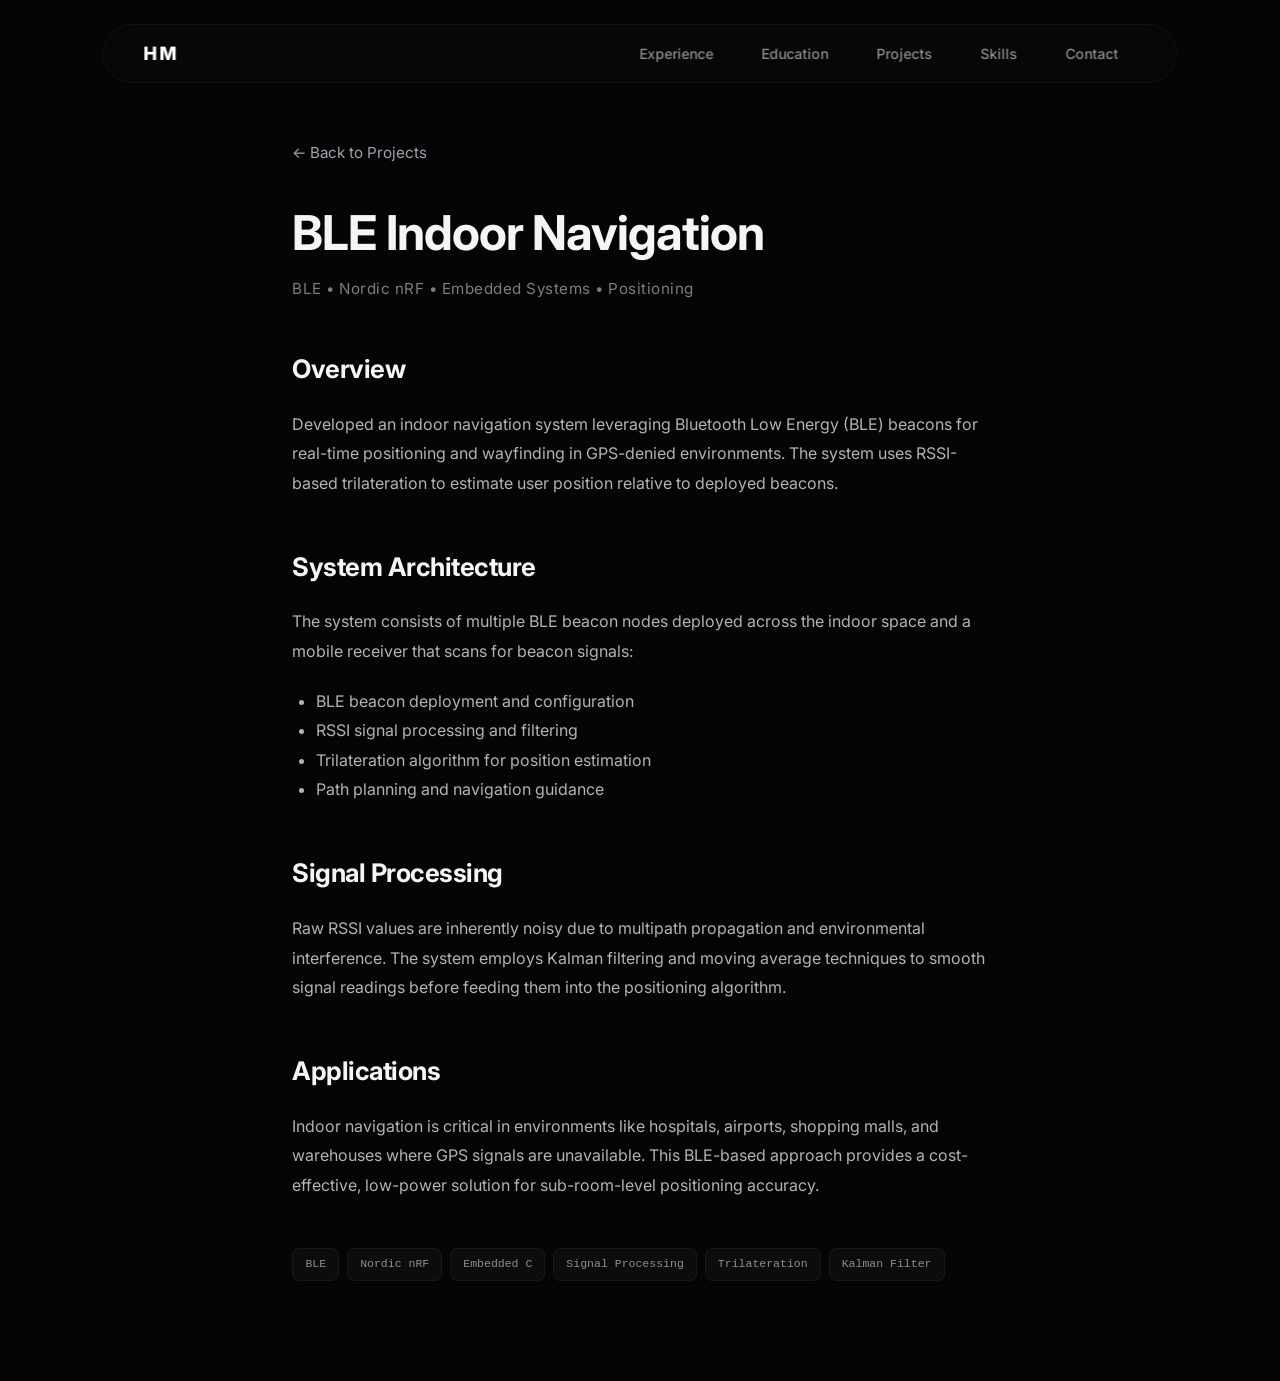
<file: projects/ble-navigation.html>
<!DOCTYPE html>
<html lang="en">
<head>
  <meta charset="UTF-8" />
  <meta name="viewport" content="width=device-width, initial-scale=1.0" />
  <title>BLE Indoor Navigation – Harshit Mohindra</title>
  <meta name="description" content="BLE-based indoor navigation system using Bluetooth Low Energy beacons for positioning and wayfinding, built by Harshit Mohindra." />

  <link rel="stylesheet" href="../style.css" />
  <link rel="preconnect" href="https://fonts.googleapis.com">
  <link rel="preconnect" href="https://fonts.gstatic.com" crossorigin>
  <link href="https://fonts.googleapis.com/css2?family=Inter:wght@300;400;500;600;700&display=swap" rel="stylesheet">

  <style>
    .project-page {
      max-width: 900px;
      margin: 0 auto;
      padding: 140px 8% 100px;
    }

    .back-link {
      display: inline-flex;
      align-items: center;
      gap: 8px;
      color: #9ca3af;
      text-decoration: none;
      font-size: 0.95rem;
      margin-bottom: 40px;
      transition: color 0.3s ease;
    }

    .back-link:hover {
      color: white;
    }

    .project-page h1 {
      font-size: 3rem;
      line-height: 1.15;
      margin-bottom: 16px;
    }

    .project-meta {
      color: #7d7d7d;
      font-size: 0.95rem;
      margin-bottom: 48px;
      letter-spacing: 0.5px;
    }

    .project-body h2 {
      font-size: 1.6rem;
      margin: 48px 0 20px;
    }

    .project-body p {
      color: #b3b3b3;
      line-height: 1.85;
      margin-bottom: 20px;
    }

    .project-body ul {
      color: #b3b3b3;
      line-height: 1.85;
      margin-bottom: 20px;
      padding-left: 24px;
    }

    .project-image-placeholder {
      width: 100%;
      aspect-ratio: 16 / 9;
      border-radius: 20px;
      background: rgba(255, 255, 255, 0.01);
      border: 1px dashed rgba(255, 255, 255, 0.12);
      margin: 32px 0;
      display: flex;
      flex-direction: column;
      align-items: center;
      justify-content: center;
      gap: 8px;
      color: #8e8e93;
      padding: 40px;
      text-align: center;
    }

    .placeholder-title {
      font-size: 1.1rem;
      font-weight: 600;
      color: #f5f5f7;
    }

    .placeholder-meta {
      font-family: 'JetBrains Mono', monospace;
      font-size: 0.8rem;
      color: #48484a;
    }
  </style>
</head>

<body>

  <nav class="navbar">
    <a href="../index.html" class="logo" style="text-decoration:none;color:white;">HM</a>
    <ul class="nav-links">
      <li><a href="../index.html#experience">Experience</a></li>
      <li><a href="../index.html#education">Education</a></li>
      <li><a href="../index.html#projects">Projects</a></li>
      <li><a href="../index.html#skills">Skills</a></li>
      <li><a href="../index.html#contact">Contact</a></li>
    </ul>
  </nav>

  <main class="project-page">

    <a href="../index.html#projects" class="back-link">← Back to Projects</a>

    <h1>BLE Indoor Navigation</h1>

    <p class="project-meta">BLE • Nordic nRF • Embedded Systems • Positioning</p>

    <div class="project-body">

      <h2>Overview</h2>
      <p>
        Developed an indoor navigation system leveraging Bluetooth Low Energy (BLE) beacons
        for real-time positioning and wayfinding in GPS-denied environments. The system uses
        RSSI-based trilateration to estimate user position relative to deployed beacons.
      </p>

      <h2>System Architecture</h2>
      <p>
        The system consists of multiple BLE beacon nodes deployed across the indoor space
        and a mobile receiver that scans for beacon signals:
      </p>
      <ul>
        <li>BLE beacon deployment and configuration</li>
        <li>RSSI signal processing and filtering</li>
        <li>Trilateration algorithm for position estimation</li>
        <li>Path planning and navigation guidance</li>
      </ul>

      <h2>Signal Processing</h2>
      <p>
        Raw RSSI values are inherently noisy due to multipath propagation and environmental
        interference. The system employs Kalman filtering and moving average techniques to
        smooth signal readings before feeding them into the positioning algorithm.
      </p>

      <h2>Applications</h2>
      <p>
        Indoor navigation is critical in environments like hospitals, airports, shopping malls,
        and warehouses where GPS signals are unavailable. This BLE-based approach provides
        a cost-effective, low-power solution for sub-room-level positioning accuracy.
      </p>

      <div class="tech-stack" style="margin-top: 48px;">
        <span>BLE</span>
        <span>Nordic nRF</span>
        <span>Embedded C</span>
        <span>Signal Processing</span>
        <span>Trilateration</span>
        <span>Kalman Filter</span>
      </div>

    </div>

  </main>

  <script src="../script.js"></script>

</body>
</html>
</file>
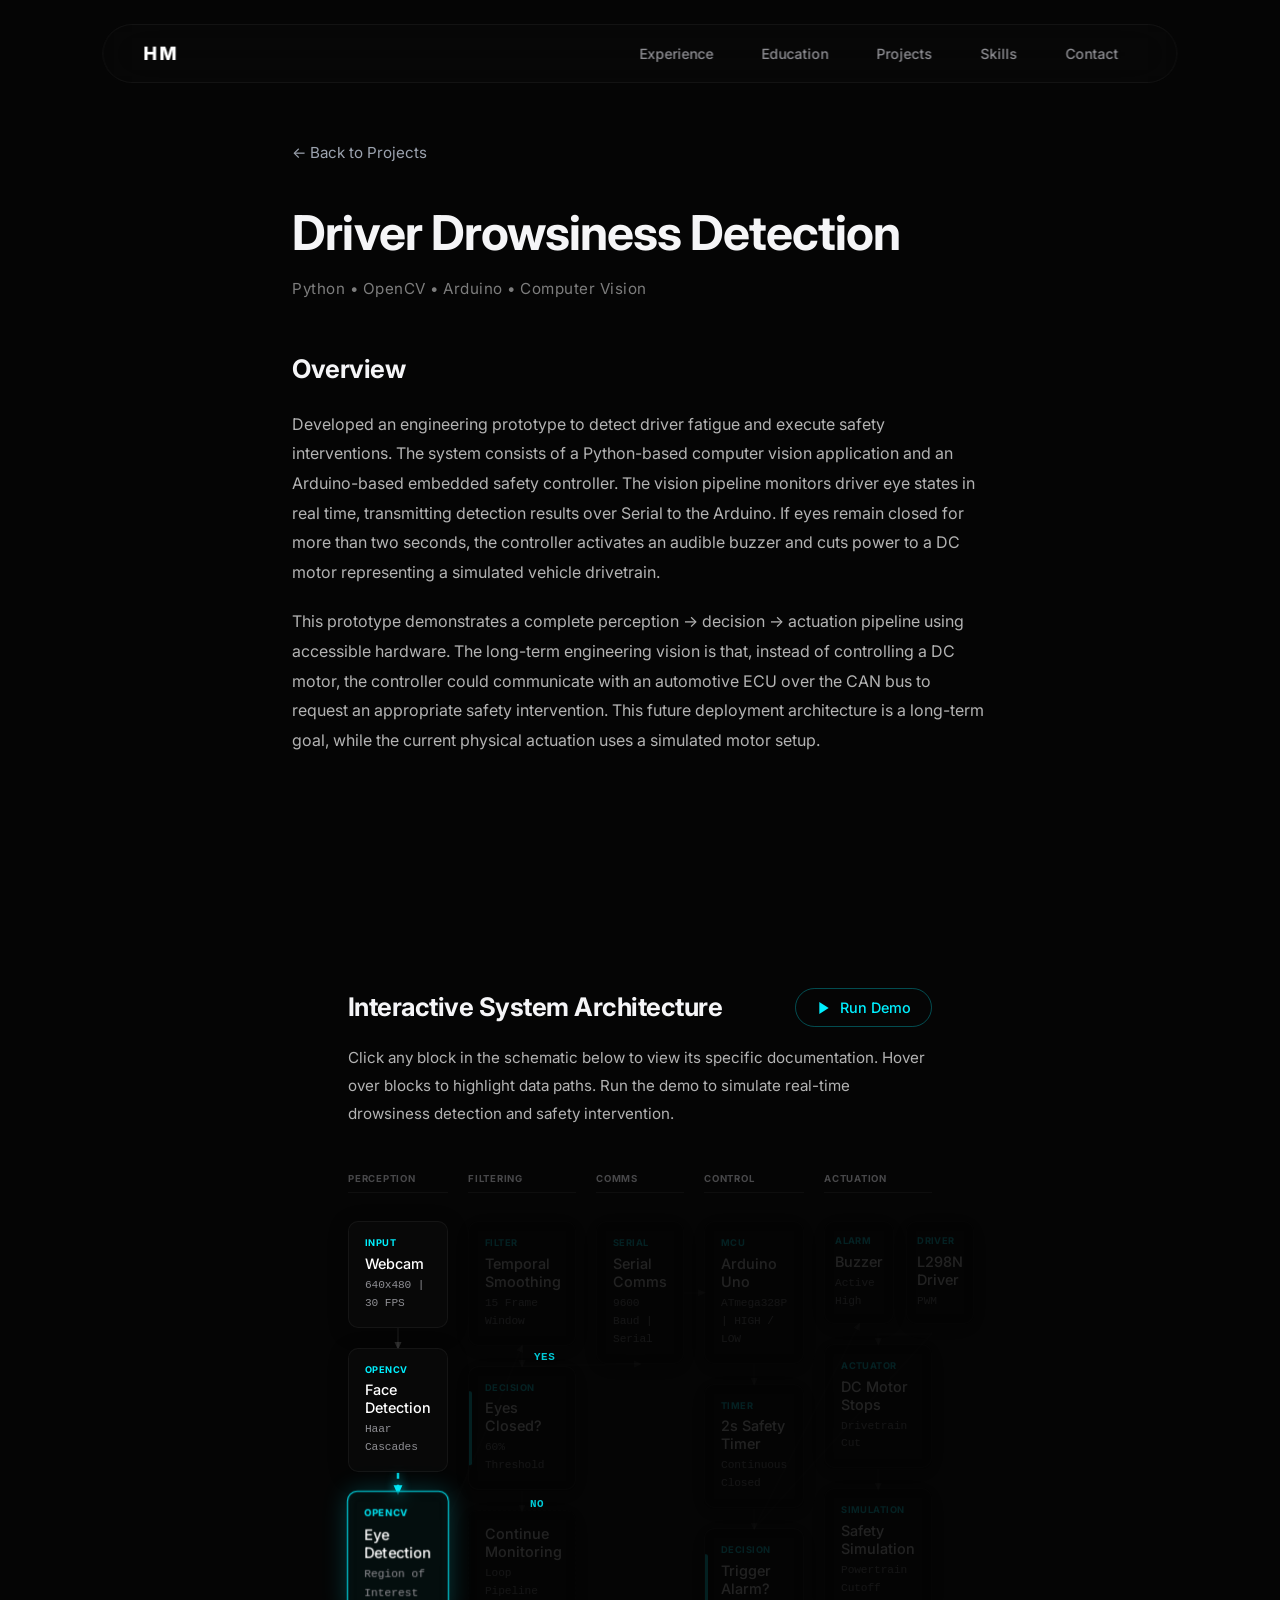
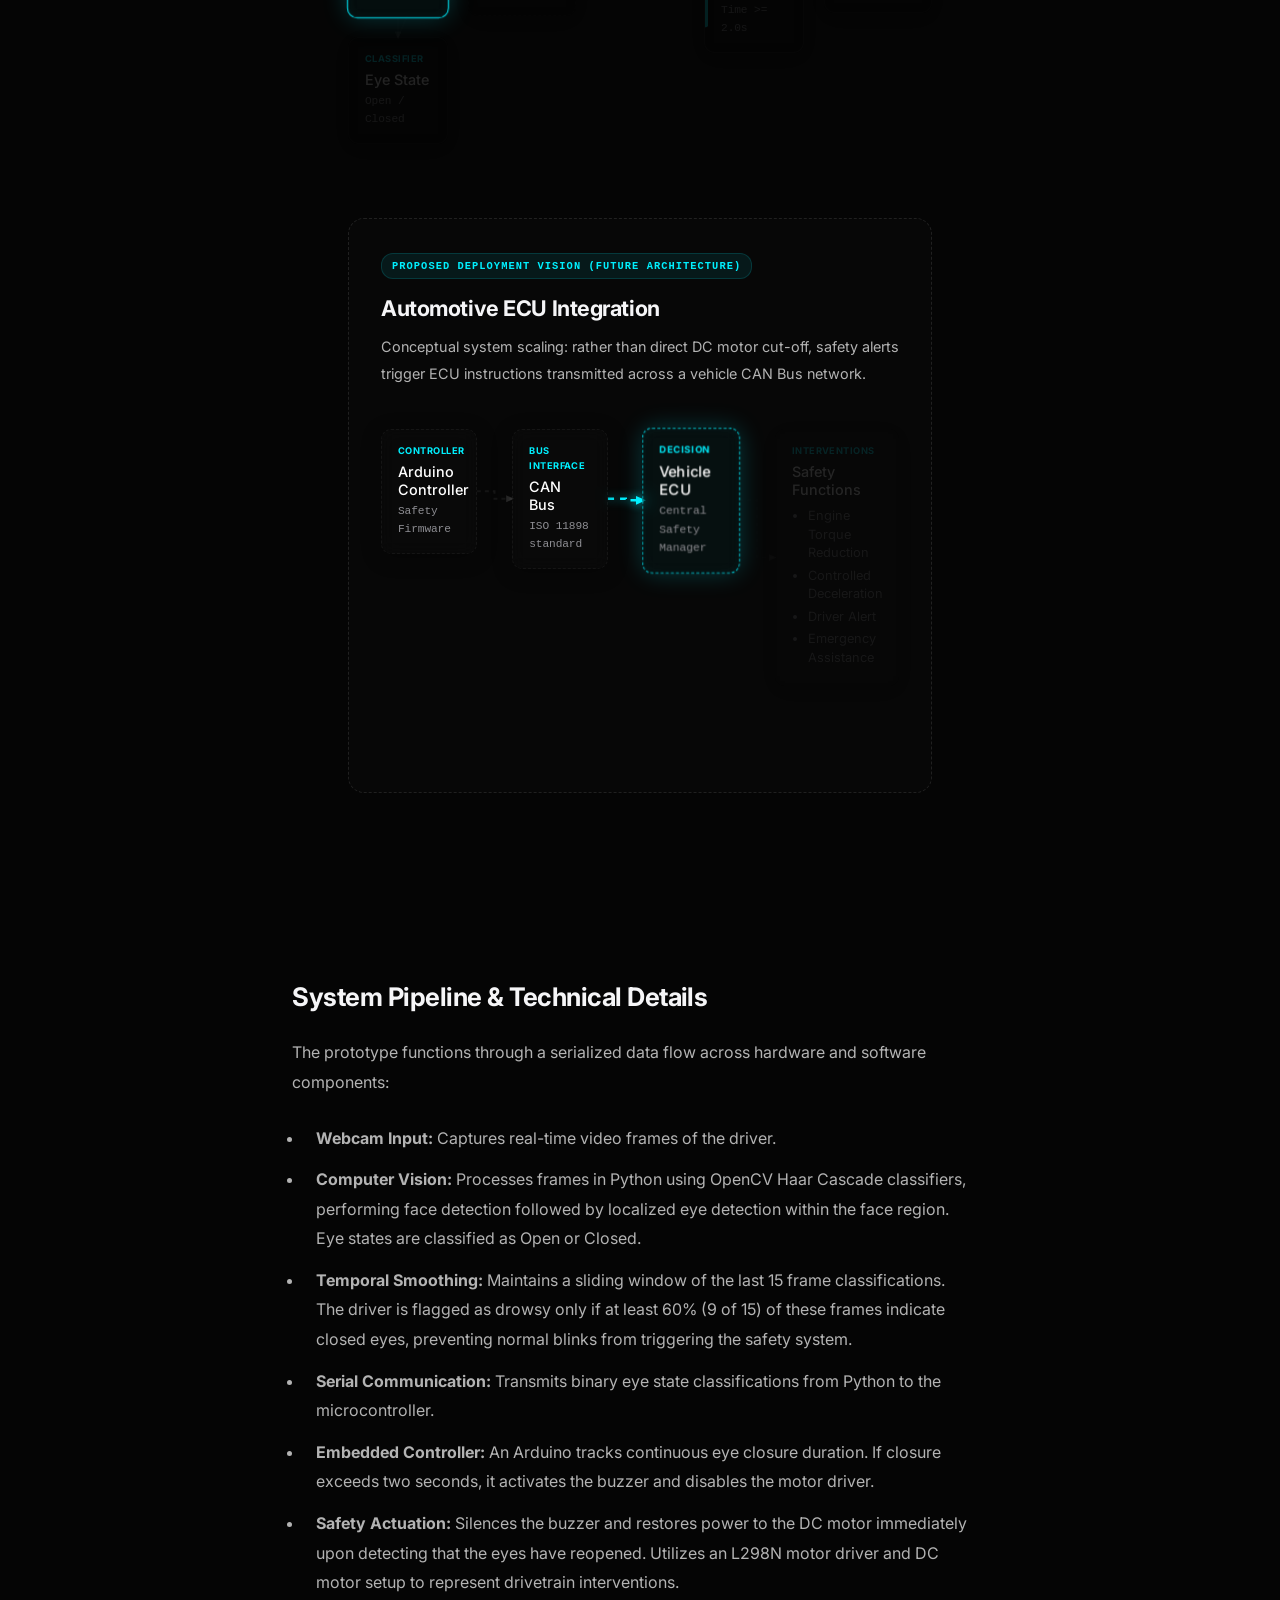
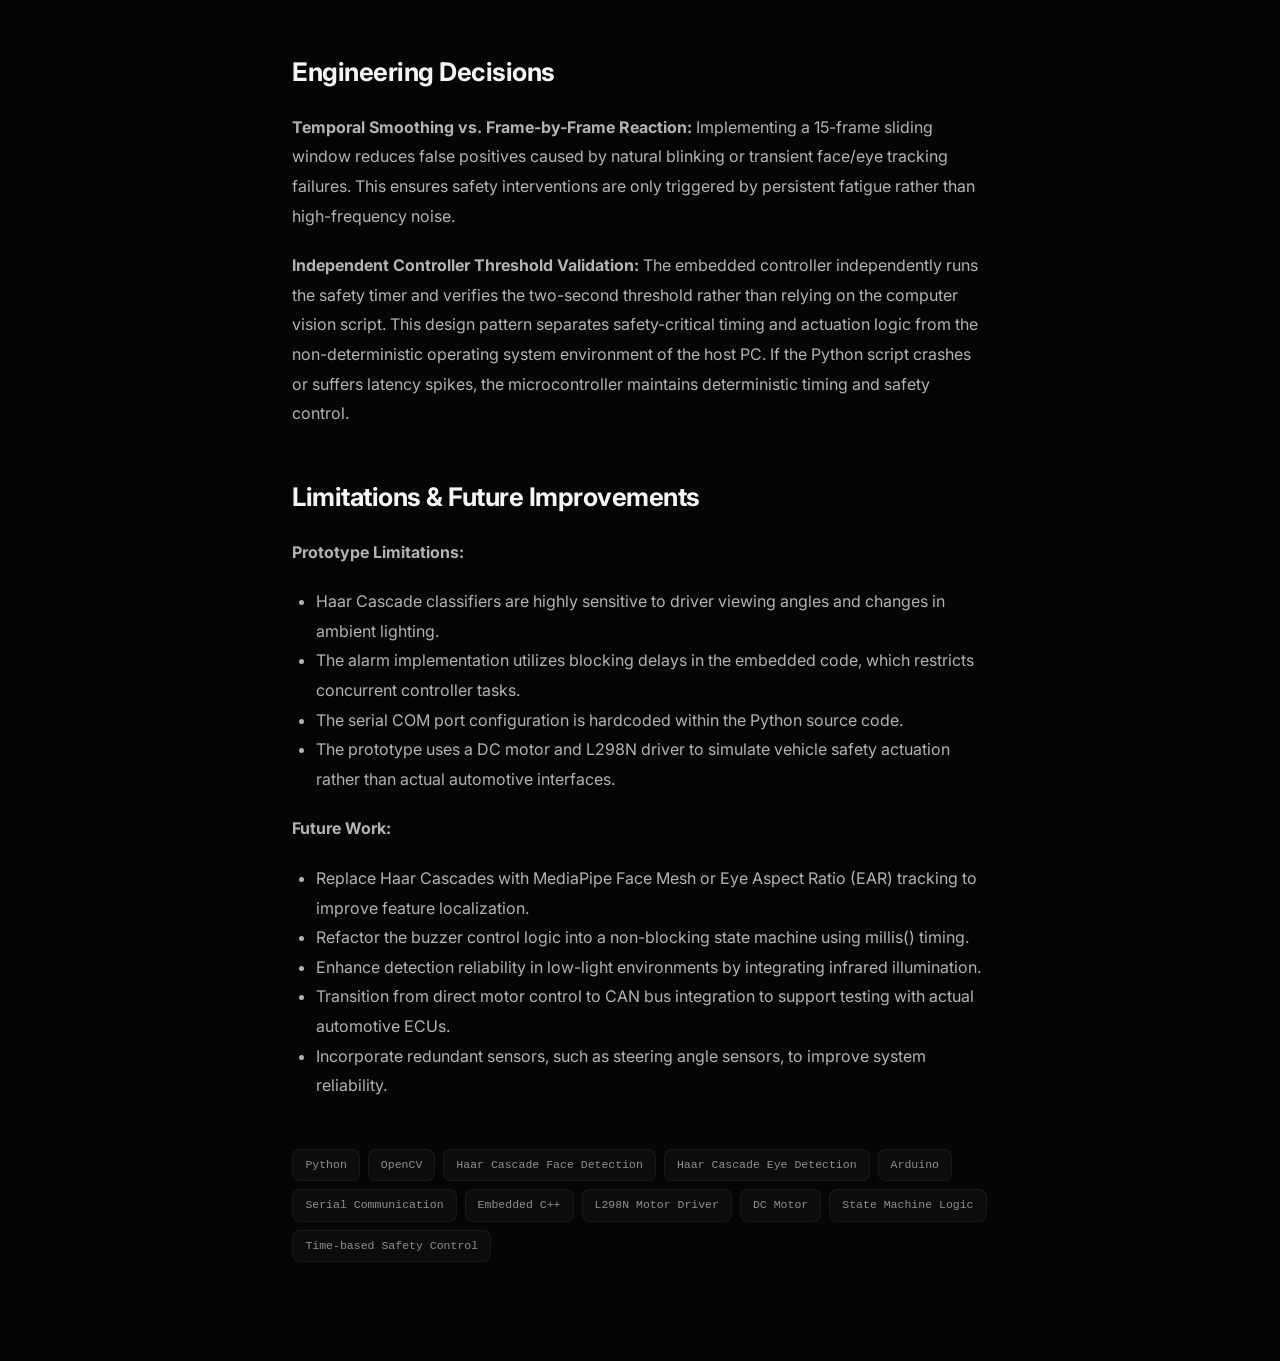
<file: projects/driver-drowsiness.html>
<!DOCTYPE html>
<html lang="en">
<head>
  <meta charset="UTF-8" />
  <meta name="viewport" content="width=device-width, initial-scale=1.0" />
  <title>Driver Drowsiness Detection – Harshit Mohindra</title>
  <meta name="description" content="Real-time driver drowsiness detection prototype combining OpenCV Haar Cascades and an Arduino embedded controller with simulated powertrain safety intervention." />

  <link rel="stylesheet" href="../style.css" />
  <link rel="preconnect" href="https://fonts.googleapis.com">
  <link rel="preconnect" href="https://fonts.gstatic.com" crossorigin>
  <link href="https://fonts.googleapis.com/css2?family=Inter:wght@300;400;500;600;700&display=swap" rel="stylesheet">

  <style>
    .project-page {
      max-width: 900px;
      margin: 0 auto;
      padding: 140px 8% 100px;
    }

    .back-link {
      display: inline-flex;
      align-items: center;
      gap: 8px;
      color: #9ca3af;
      text-decoration: none;
      font-size: 0.95rem;
      margin-bottom: 40px;
      transition: color 0.3s ease;
    }

    .back-link:hover {
      color: white;
    }

    .project-page h1 {
      font-size: 3rem;
      line-height: 1.15;
      margin-bottom: 16px;
    }

    .project-meta {
      color: #7d7d7d;
      font-size: 0.95rem;
      margin-bottom: 48px;
      letter-spacing: 0.5px;
    }

    .project-body h2 {
      font-size: 1.6rem;
      margin: 48px 0 20px;
    }

    .project-body p {
      color: #b3b3b3;
      line-height: 1.85;
      margin-bottom: 20px;
    }

    .project-body ul {
      color: #b3b3b3;
      line-height: 1.85;
      margin-bottom: 20px;
      padding-left: 24px;
    }

    .project-image-placeholder {
      width: 100%;
      aspect-ratio: 16 / 9;
      border-radius: 20px;
      background: rgba(255, 255, 255, 0.01);
      border: 1px dashed rgba(255, 255, 255, 0.12);
      margin: 32px 0;
      display: flex;
      flex-direction: column;
      align-items: center;
      justify-content: center;
      gap: 8px;
      color: #8e8e93;
      padding: 40px;
      text-align: center;
    }

    .placeholder-title {
      font-size: 1.1rem;
      font-weight: 600;
      color: #f5f5f7;
    }

    .placeholder-meta {
      font-family: 'JetBrains Mono', monospace;
      font-size: 0.8rem;
      color: #48484a;
    }

    /* --- System Architecture Diagram Styles --- */
    .system-architecture-section {
      margin: 64px 0;
      position: relative;
    }

    .section-header-container {
      display: flex;
      justify-content: space-between;
      align-items: center;
      margin: 48px 0 16px;
      flex-wrap: wrap;
      gap: 16px;
    }

    .section-header-container h2 {
      margin: 0 !important;
    }

    .run-demo-btn {
      display: inline-flex;
      align-items: center;
      gap: 8px;
      background: transparent;
      border: 1px solid rgba(0, 240, 255, 0.3);
      color: #00f0ff;
      padding: 10px 20px;
      border-radius: 20px;
      font-size: 0.9rem;
      font-weight: 500;
      cursor: pointer;
      transition: all 0.3s ease;
      font-family: var(--font-sans);
    }

    .run-demo-btn:hover:not(:disabled) {
      background: rgba(0, 240, 255, 0.08);
      box-shadow: 0 0 15px rgba(0, 240, 255, 0.25);
      border-color: #00f0ff;
    }

    .run-demo-btn:disabled {
      opacity: 0.6;
      cursor: not-allowed;
      border-color: rgba(255, 255, 255, 0.1);
      color: var(--text-secondary);
    }

    .diagram-intro {
      font-size: 0.95rem;
      color: var(--text-secondary);
      margin-bottom: 32px;
      line-height: 1.6;
    }

    .diagram-flow-container {
      display: flex;
      justify-content: space-between;
      gap: 20px;
      position: relative;
      margin: 32px 0 64px;
      padding: 10px 0;
    }

    .svg-connections {
      position: absolute;
      top: 0;
      left: 0;
      width: 100%;
      height: 100%;
      pointer-events: none;
      z-index: 1;
    }

    .connection-path {
      fill: none;
      stroke: rgba(255, 255, 255, 0.06);
      stroke-width: 2;
      transition: stroke 0.3s ease, stroke-width 0.3s ease, filter 0.3s ease;
      marker-end: url(#arrow);
    }

    .connection-path.highlighted {
      stroke: rgba(0, 240, 255, 0.5);
      stroke-width: 2.5;
      filter: drop-shadow(0 0 3px rgba(0, 240, 255, 0.4));
      marker-end: url(#arrow-highlighted);
    }

    .connection-path.active-flow {
      stroke: #00f0ff;
      stroke-width: 2.5;
      stroke-dasharray: 6, 6;
      animation: flowDash 0.8s linear infinite;
      filter: drop-shadow(0 0 5px rgba(0, 240, 255, 0.8));
      marker-end: url(#arrow-active);
    }

    @keyframes flowDash {
      to {
        stroke-dashoffset: -20;
      }
    }

    .connection-label {
      font-family: var(--font-mono);
      font-size: 0.68rem;
      fill: rgba(0, 240, 255, 0.85);
      font-weight: 600;
      letter-spacing: 0.05em;
    }

    .diagram-column {
      display: flex;
      flex-direction: column;
      gap: 20px;
      width: 18.5%;
      position: relative;
      z-index: 2;
    }

    .diagram-column.wide {
      width: 24%;
    }

    .column-title {
      font-family: var(--font-sans);
      font-size: 0.6rem;
      font-weight: 700;
      color: var(--text-muted);
      letter-spacing: 0.08em;
      text-transform: uppercase;
      margin-bottom: 8px;
      border-bottom: 1px solid rgba(255, 255, 255, 0.04);
      padding-bottom: 6px;
      white-space: nowrap;
      text-overflow: ellipsis;
      overflow: hidden;
    }

    .diag-node-row {
      display: flex;
      gap: 12px;
      width: 100%;
    }

    .diag-node-row .diag-node {
      flex: 1;
      padding: 12px 10px;
    }

    .diag-node {
      background: rgba(10, 10, 10, 0.7);
      border: 1px solid rgba(255, 255, 255, 0.05);
      border-radius: 10px;
      padding: 14px 16px;
      transition: all 0.35s cubic-bezier(0.16, 1, 0.3, 1);
      cursor: pointer;
      position: relative;
      backdrop-filter: blur(8px);
      -webkit-backdrop-filter: blur(8px);
      box-shadow: 0 4px 20px rgba(0, 0, 0, 0.3);
      user-select: none;
    }

    .diag-node:hover {
      transform: translateY(-3px);
      border-color: rgba(0, 240, 255, 0.7);
      box-shadow: 0 8px 30px rgba(0, 240, 255, 0.12), 0 0 10px rgba(0, 240, 255, 0.05);
    }

    .diag-node.active-step {
      border-color: #00f0ff;
      background: rgba(0, 240, 255, 0.04);
      box-shadow: 0 0 25px rgba(0, 240, 255, 0.22), inset 0 0 10px rgba(0, 240, 255, 0.05);
      transform: scale(1.02);
    }

    .diag-node.decision {
      border-color: rgba(255, 255, 255, 0.09);
    }
    
    .diag-node.decision::before {
      content: '';
      position: absolute;
      left: 0;
      top: 50%;
      transform: translateY(-50%);
      width: 3px;
      height: 60%;
      background: #00f0ff;
      border-radius: 0 2px 2px 0;
    }

    .diag-node.passive {
      opacity: 0.55;
      border-style: dashed;
    }

    .diag-node.passive:hover {
      opacity: 0.95;
    }

    .node-label {
      font-family: var(--font-sans);
      font-size: 0.58rem;
      font-weight: 700;
      color: #00f0ff;
      letter-spacing: 0.05em;
      text-transform: uppercase;
      margin-bottom: 4px;
    }

    .node-title {
      font-family: var(--font-sans);
      font-size: 0.9rem;
      font-weight: 500;
      color: #ffffff;
      margin-bottom: 4px;
      line-height: 1.25;
    }

    .node-tech {
      font-family: var(--font-mono);
      font-size: 0.7rem;
      color: var(--text-secondary);
      letter-spacing: -0.01em;
    }

    /* Production deployment styles */
    .production-vision-section {
      background: rgba(255, 255, 255, 0.01);
      border: 1px dashed rgba(255, 255, 255, 0.1);
      border-radius: 16px;
      padding: 32px;
      margin-top: 48px;
    }

    .production-header {
      margin-bottom: 28px;
    }

    .vision-badge {
      display: inline-block;
      font-family: var(--font-mono);
      font-size: 0.65rem;
      font-weight: 700;
      letter-spacing: 0.1em;
      color: #00f0ff;
      background: rgba(0, 240, 255, 0.08);
      padding: 4px 10px;
      border-radius: 12px;
      margin-bottom: 12px;
      border: 1px solid rgba(0, 240, 255, 0.15);
    }

    .production-header h3 {
      font-size: 1.35rem;
      margin-bottom: 8px;
    }

    .production-desc {
      font-size: 0.9rem;
      color: var(--text-secondary);
      margin: 0;
      max-width: 800px;
    }

    .production-node {
      border-style: dashed;
      background: rgba(255, 255, 255, 0.01);
    }

    .node-bullets {
      margin: 8px 0 0 0 !important;
      padding-left: 16px !important;
      color: var(--text-secondary) !important;
      font-size: 0.8rem !important;
      line-height: 1.45 !important;
    }

    .node-bullets li {
      margin-bottom: 4px;
    }

    /* Target highlight flash animation */
    @keyframes highlightFlash {
      0% {
        background-color: rgba(0, 240, 255, 0.12);
        box-shadow: inset 3px 0 0 #00f0ff;
      }
      100% {
        background-color: transparent;
        box-shadow: inset 0 0 0 transparent;
      }
    }
    
    .flash-highlight {
      animation: highlightFlash 1.8s cubic-bezier(0.16, 1, 0.3, 1) forwards;
    }

    .faded-entrance {
      opacity: 0.12 !important;
      transition: opacity 0.5s ease;
    }

    /* Scrollspy target helper */
    .pipeline-list li {
      transition: all 0.3s ease;
      border-radius: 6px;
      padding: 6px 12px;
      margin-left: -12px;
    }

    /* Responsive media query */
    @media (max-width: 1024px) {
      .diagram-flow-container {
        flex-direction: column;
        align-items: center;
        gap: 48px;
        padding: 20px 0;
      }

      .diagram-column, .diagram-column.wide {
        width: 100%;
        max-width: 480px;
        gap: 16px;
      }

      .column-title {
        text-align: center;
      }

      .diag-node {
        width: 100%;
        box-sizing: border-box;
      }

      .diag-node-row {
        flex-direction: column;
      }
      
      .production-vision-section {
        padding: 24px 16px;
      }
    }
  </style>
</head>

<body>

  <nav class="navbar">
    <a href="../index.html" class="logo" style="text-decoration:none;color:white;">HM</a>
    <ul class="nav-links">
      <li><a href="../index.html#experience">Experience</a></li>
      <li><a href="../index.html#education">Education</a></li>
      <li><a href="../index.html#projects">Projects</a></li>
      <li><a href="../index.html#skills">Skills</a></li>
      <li><a href="../index.html#contact">Contact</a></li>
    </ul>
  </nav>

  <main class="project-page">

    <a href="../index.html#projects" class="back-link">← Back to Projects</a>

    <h1>Driver Drowsiness Detection</h1>

    <p class="project-meta">Python • OpenCV • Arduino • Computer Vision</p>

    <div class="project-body">

      <h2>Overview</h2>
      <p>
        Developed an engineering prototype to detect driver fatigue and execute safety interventions.
        The system consists of a Python-based computer vision application and an Arduino-based embedded safety controller.
        The vision pipeline monitors driver eye states in real time, transmitting detection results over Serial
        to the Arduino. If eyes remain closed for more than two seconds, the controller activates an audible buzzer
        and cuts power to a DC motor representing a simulated vehicle drivetrain.
      </p>
      <p>
        This prototype demonstrates a complete perception &rarr; decision &rarr; actuation pipeline using accessible hardware.
        The long-term engineering vision is that, instead of controlling a DC motor, the controller could communicate with an automotive ECU over the CAN bus
        to request an appropriate safety intervention. This future deployment architecture is a long-term goal, while the current physical actuation uses a simulated motor setup.
      </p>

      <!-- System Architecture Diagram Section -->
      <section class="system-architecture-section">
        <div class="section-header-container">
          <h2>Interactive System Architecture</h2>
          <button id="run-demo-btn" class="run-demo-btn">
            <svg class="play-icon" viewBox="0 0 24 24" width="16" height="16">
              <polygon points="5,3 19,12 5,21" fill="currentColor"/>
            </svg>
            Run Demo
          </button>
        </div>
        <p class="diagram-intro">
          Click any block in the schematic below to view its specific documentation. Hover over blocks to highlight data paths. Run the demo to simulate real-time drowsiness detection and safety intervention.
        </p>

        <!-- Prototype Flow Diagram -->
        <div class="diagram-flow-container" id="prototype-flow">
          <svg class="svg-connections" id="prototype-connections">
            <defs>
              <marker id="arrow" viewBox="0 0 10 10" refX="6" refY="5" markerWidth="5" markerHeight="5" orient="auto-start-reverse">
                <path d="M 0 1.5 L 8 5 L 0 8.5 z" fill="rgba(255,255,255,0.15)"/>
              </marker>
              <marker id="arrow-highlighted" viewBox="0 0 10 10" refX="6" refY="5" markerWidth="5" markerHeight="5" orient="auto-start-reverse">
                <path d="M 0 1.5 L 8 5 L 0 8.5 z" fill="rgba(0, 240, 255, 0.6)"/>
              </marker>
              <marker id="arrow-active" viewBox="0 0 10 10" refX="6" refY="5" markerWidth="5" markerHeight="5" orient="auto-start-reverse">
                <path d="M 0 1.5 L 8 5 L 0 8.5 z" fill="#00f0ff"/>
              </marker>
            </defs>
          </svg>

          <!-- Column 1: Perception -->
          <div class="diagram-column">
            <div class="column-title">PERCEPTION</div>
            
            <div class="diag-node" id="node-webcam" data-target="webcam-section">
              <div class="node-label">INPUT</div>
              <div class="node-title">Webcam</div>
              <div class="node-tech">640x480 | 30 FPS</div>
            </div>
            
            <div class="diag-node" id="node-opencv" data-target="cv-section">
              <div class="node-label">OPENCV</div>
              <div class="node-title">Face Detection</div>
              <div class="node-tech">Haar Cascades</div>
            </div>

            <div class="diag-node" id="node-eye-detect" data-target="cv-section">
              <div class="node-label">OPENCV</div>
              <div class="node-title">Eye Detection</div>
              <div class="node-tech">Region of Interest</div>
            </div>

            <div class="diag-node" id="node-eye-classify" data-target="cv-section">
              <div class="node-label">CLASSIFIER</div>
              <div class="node-title">Eye State</div>
              <div class="node-tech">Open / Closed</div>
            </div>
          </div>

          <!-- Column 2: Temporal Filter -->
          <div class="diagram-column">
            <div class="column-title">FILTERING</div>

            <div class="diag-node" id="node-smoothing" data-target="noise-reduction-section">
              <div class="node-label">FILTER</div>
              <div class="node-title">Temporal Smoothing</div>
              <div class="node-tech">15 Frame Window</div>
            </div>

            <div class="diag-node decision" id="node-decision-closed" data-target="noise-reduction-section">
              <div class="node-label">DECISION</div>
              <div class="node-title">Eyes Closed?</div>
              <div class="node-tech">60% Threshold</div>
            </div>

            <div class="diag-node passive" id="node-continue-monitoring" data-target="noise-reduction-section">
              <div class="node-title">Continue Monitoring</div>
              <div class="node-tech">Loop Pipeline</div>
            </div>
          </div>

          <!-- Column 3: Communication -->
          <div class="diagram-column">
            <div class="column-title">COMMS</div>

            <div class="diag-node" id="node-serial" data-target="serial-section">
              <div class="node-label">SERIAL</div>
              <div class="node-title">Serial Comms</div>
              <div class="node-tech">9600 Baud | Serial</div>
            </div>
          </div>

          <!-- Column 4: Embedded Control -->
          <div class="diagram-column">
            <div class="column-title">CONTROL</div>

            <div class="diag-node" id="node-arduino" data-target="embedded-controller-section">
              <div class="node-label">MCU</div>
              <div class="node-title">Arduino Uno</div>
              <div class="node-tech">ATmega328P | HIGH / LOW</div>
            </div>

            <div class="diag-node" id="node-timer" data-target="embedded-controller-section">
              <div class="node-label">TIMER</div>
              <div class="node-title">2s Safety Timer</div>
              <div class="node-tech">Continuous Closed</div>
            </div>

            <div class="diag-node decision" id="node-decision-embedded" data-target="embedded-controller-section">
              <div class="node-label">DECISION</div>
              <div class="node-title">Trigger Alarm?</div>
              <div class="node-tech">Time >= 2.0s</div>
            </div>
          </div>

          <!-- Column 5: Actuation -->
          <div class="diagram-column">
            <div class="column-title">ACTUATION</div>

            <div class="diag-node-row">
              <div class="diag-node" id="node-buzzer" data-target="hardware-section">
                <div class="node-label">ALARM</div>
                <div class="node-title">Buzzer</div>
                <div class="node-tech">Active High</div>
              </div>

              <div class="diag-node" id="node-motor-driver" data-target="hardware-section">
                <div class="node-label">DRIVER</div>
                <div class="node-title">L298N Driver</div>
                <div class="node-tech">PWM</div>
              </div>
            </div>

            <div class="diag-node" id="node-dc-motor" data-target="hardware-section">
              <div class="node-label">ACTUATOR</div>
              <div class="node-title">DC Motor Stops</div>
              <div class="node-tech">Drivetrain Cut</div>
            </div>

            <div class="diag-node" id="node-safety-sim" data-target="hardware-section">
              <div class="node-label">SIMULATION</div>
              <div class="node-title">Safety Simulation</div>
              <div class="node-tech">Powertrain Cutoff</div>
            </div>
          </div>
        </div>

        <!-- Production Deployment Vision -->
        <div class="production-vision-section">
          <div class="production-header">
            <span class="vision-badge">PROPOSED DEPLOYMENT VISION (FUTURE ARCHITECTURE)</span>
            <h3>Automotive ECU Integration</h3>
            <p class="production-desc">
              Conceptual system scaling: rather than direct DC motor cut-off, safety alerts trigger ECU instructions transmitted across a vehicle CAN Bus network.
            </p>
          </div>
          
          <div class="diagram-flow-container production" id="production-flow">
            <svg class="svg-connections" id="production-connections">
              <defs>
                <marker id="arrow" viewBox="0 0 10 10" refX="6" refY="5" markerWidth="5" markerHeight="5" orient="auto-start-reverse">
                  <path d="M 0 1.5 L 8 5 L 0 8.5 z" fill="rgba(255,255,255,0.15)"/>
                </marker>
                <marker id="arrow-highlighted" viewBox="0 0 10 10" refX="6" refY="5" markerWidth="5" markerHeight="5" orient="auto-start-reverse">
                  <path d="M 0 1.5 L 8 5 L 0 8.5 z" fill="rgba(0, 240, 255, 0.6)"/>
                </marker>
                <marker id="arrow-active" viewBox="0 0 10 10" refX="6" refY="5" markerWidth="5" markerHeight="5" orient="auto-start-reverse">
                  <path d="M 0 1.5 L 8 5 L 0 8.5 z" fill="#00f0ff"/>
                </marker>
              </defs>
            </svg>

            <!-- Step 1: Controller -->
            <div class="diagram-column">
              <div class="diag-node production-node" id="prod-controller">
                <div class="node-label">CONTROLLER</div>
                <div class="node-title">Arduino Controller</div>
                <div class="node-tech">Safety Firmware</div>
              </div>
            </div>

            <!-- Step 2: CAN Bus -->
            <div class="diagram-column">
              <div class="diag-node production-node" id="prod-can">
                <div class="node-label">BUS INTERFACE</div>
                <div class="node-title">CAN Bus</div>
                <div class="node-tech">ISO 11898 standard</div>
              </div>
            </div>

            <!-- Step 3: Vehicle ECU -->
            <div class="diagram-column">
              <div class="diag-node production-node" id="prod-ecu">
                <div class="node-label">DECISION</div>
                <div class="node-title">Vehicle ECU</div>
                <div class="node-tech">Central Safety Manager</div>
              </div>
            </div>

            <!-- Step 4: Safety Functions -->
            <div class="diagram-column wide">
              <div class="diag-node production-node list-node" id="prod-functions">
                <div class="node-label">INTERVENTIONS</div>
                <div class="node-title">Safety Functions</div>
                <ul class="node-bullets">
                  <li>Engine Torque Reduction</li>
                  <li>Controlled Deceleration</li>
                  <li>Driver Alert</li>
                  <li>Emergency Assistance</li>
                </ul>
              </div>
            </div>
          </div>
        </div>
      </section>

      <h2>System Pipeline & Technical Details</h2>
      <p>
        The prototype functions through a serialized data flow across hardware and software components:
      </p>
      <ul class="pipeline-list">
        <li id="webcam-section"><strong>Webcam Input:</strong> Captures real-time video frames of the driver.</li>
        <li id="cv-section"><strong>Computer Vision:</strong> Processes frames in Python using OpenCV Haar Cascade classifiers, performing face detection followed by localized eye detection within the face region. Eye states are classified as Open or Closed.</li>
        <li id="noise-reduction-section"><strong>Temporal Smoothing:</strong> Maintains a sliding window of the last 15 frame classifications. The driver is flagged as drowsy only if at least 60% (9 of 15) of these frames indicate closed eyes, preventing normal blinks from triggering the safety system.</li>
        <li id="serial-section"><strong>Serial Communication:</strong> Transmits binary eye state classifications from Python to the microcontroller.</li>
        <li id="embedded-controller-section"><strong>Embedded Controller:</strong> An Arduino tracks continuous eye closure duration. If closure exceeds two seconds, it activates the buzzer and disables the motor driver.</li>
        <li id="hardware-section"><strong>Safety Actuation:</strong> Silences the buzzer and restores power to the DC motor immediately upon detecting that the eyes have reopened. Utilizes an L298N motor driver and DC motor setup to represent drivetrain interventions.</li>
      </ul>

      <h2>Engineering Decisions</h2>
      <p>
        <strong>Temporal Smoothing vs. Frame-by-Frame Reaction:</strong> Implementing a 15-frame sliding window reduces false positives caused by natural blinking or transient face/eye tracking failures. This ensures safety interventions are only triggered by persistent fatigue rather than high-frequency noise.
      </p>
      <p>
        <strong>Independent Controller Threshold Validation:</strong> The embedded controller independently runs the safety timer and verifies the two-second threshold rather than relying on the computer vision script. This design pattern separates safety-critical timing and actuation logic from the non-deterministic operating system environment of the host PC. If the Python script crashes or suffers latency spikes, the microcontroller maintains deterministic timing and safety control.
      </p>

      <h2>Limitations & Future Improvements</h2>
      <p>
        <strong>Prototype Limitations:</strong>
      </p>
      <ul>
        <li>Haar Cascade classifiers are highly sensitive to driver viewing angles and changes in ambient lighting.</li>
        <li>The alarm implementation utilizes blocking delays in the embedded code, which restricts concurrent controller tasks.</li>
        <li>The serial COM port configuration is hardcoded within the Python source code.</li>
        <li>The prototype uses a DC motor and L298N driver to simulate vehicle safety actuation rather than actual automotive interfaces.</li>
      </ul>
      <p>
        <strong>Future Work:</strong>
      </p>
      <ul>
        <li>Replace Haar Cascades with MediaPipe Face Mesh or Eye Aspect Ratio (EAR) tracking to improve feature localization.</li>
        <li>Refactor the buzzer control logic into a non-blocking state machine using millis() timing.</li>
        <li>Enhance detection reliability in low-light environments by integrating infrared illumination.</li>
        <li>Transition from direct motor control to CAN bus integration to support testing with actual automotive ECUs.</li>
        <li>Incorporate redundant sensors, such as steering angle sensors, to improve system reliability.</li>
      </ul>

      <div class="tech-stack" style="margin-top: 48px;">
        <span>Python</span>
        <span>OpenCV</span>
        <span>Haar Cascade Face Detection</span>
        <span>Haar Cascade Eye Detection</span>
        <span>Arduino</span>
        <span>Serial Communication</span>
        <span>Embedded C++</span>
        <span>L298N Motor Driver</span>
        <span>DC Motor</span>
        <span>State Machine Logic</span>
        <span>Time-based Safety Control</span>
      </div>

    </div>

  </main>

  <script src="../script.js"></script>

  <script>
    document.addEventListener('DOMContentLoaded', () => {
      // 1. Connection Configs
      const prototypeConnections = [
        { from: 'node-webcam', to: 'node-opencv' },
        { from: 'node-opencv', to: 'node-eye-detect' },
        { from: 'node-eye-detect', to: 'node-eye-classify' },
        { from: 'node-eye-classify', to: 'node-smoothing' },
        { from: 'node-smoothing', to: 'node-decision-closed' },
        { from: 'node-decision-closed', to: 'node-continue-monitoring', label: 'NO' },
        { from: 'node-decision-closed', to: 'node-serial', label: 'YES' },
        { from: 'node-serial', to: 'node-arduino' },
        { from: 'node-arduino', to: 'node-timer' },
        { from: 'node-timer', to: 'node-decision-embedded' },
        { from: 'node-decision-embedded', to: 'node-buzzer' },
        { from: 'node-decision-embedded', to: 'node-motor-driver' },
        { from: 'node-motor-driver', to: 'node-dc-motor' },
        { from: 'node-dc-motor', to: 'node-safety-sim' }
      ];

      const productionConnections = [
        { from: 'prod-controller', to: 'prod-can' },
        { from: 'prod-can', to: 'prod-ecu' },
        { from: 'prod-ecu', to: 'prod-functions' }
      ];

      // Helper to calculate port coordinate relative to container
      function getPortCoords(container, node, port) {
        const containerRect = container.getBoundingClientRect();
        const nodeRect = node.getBoundingClientRect();
        const x = nodeRect.left - containerRect.left;
        const y = nodeRect.top - containerRect.top;

        if (port === 'top') {
          return { x: x + nodeRect.width / 2, y: y };
        } else if (port === 'bottom') {
          return { x: x + nodeRect.width / 2, y: y + nodeRect.height };
        } else if (port === 'left') {
          return { x: x, y: y + nodeRect.height / 2 };
        } else if (port === 'right') {
          return { x: x + nodeRect.width, y: y + nodeRect.height / 2 };
        }
        return { x: x + nodeRect.width / 2, y: y + nodeRect.height / 2 };
      }

      // Draw connections for a specific group
      function drawGroupConnections(containerId, svgId, connections, isDashed = false) {
        const container = document.getElementById(containerId);
        const svg = document.getElementById(svgId);
        if (!container || !svg) return;

        // Reset height/width dynamically
        const containerRect = container.getBoundingClientRect();
        svg.setAttribute('width', containerRect.width);
        svg.setAttribute('height', containerRect.height);

        // Keep standard definition elements (defs with markers) and remove old paths/labels
        const defs = svg.querySelector('defs');
        svg.innerHTML = '';
        if (defs) svg.appendChild(defs);

        connections.forEach(conn => {
          const elA = document.getElementById(conn.from);
          const elB = document.getElementById(conn.to);
          if (!elA || !elB) return;

          const rectA = elA.getBoundingClientRect();
          const rectB = elB.getBoundingClientRect();

          let portA = 'right';
          let portB = 'left';

          // Adaptive routing logic based on actual layout flow direction (responsive flex wrap/stack support)
          if (rectB.top >= rectA.bottom - 10) {
            portA = 'bottom';
            portB = 'top';
          } else if (rectB.bottom <= rectA.top + 10) {
            portA = 'top';
            portB = 'bottom';
          }

          const p1 = getPortCoords(container, elA, portA);
          const p2 = getPortCoords(container, elB, portB);

          let d = '';
          if (portA === 'right' && portB === 'left') {
            const dx = (p2.x - p1.x) / 2;
            d = `M ${p1.x} ${p1.y} H ${p1.x + dx} V ${p2.y} H ${p2.x}`;
          } else if (portA === 'bottom' && portB === 'top') {
            const dy = (p2.y - p1.y) / 2;
            d = `M ${p1.x} ${p1.y} V ${p1.y + dy} H ${p2.x} V ${p2.y}`;
          } else {
            d = `M ${p1.x} ${p1.y} L ${p2.x} ${p2.y}`;
          }

          const path = document.createElementNS('http://www.w3.org/2000/svg', 'path');
          path.setAttribute('d', d);
          path.setAttribute('class', 'connection-path');
          path.setAttribute('data-from', conn.from);
          path.setAttribute('data-to', conn.to);
          if (isDashed) {
            path.setAttribute('stroke-dasharray', '4, 4');
          }
          svg.appendChild(path);

          if (conn.label) {
            const text = document.createElementNS('http://www.w3.org/2000/svg', 'text');
            text.setAttribute('class', 'connection-label');
            if (conn.label === 'YES') {
              text.setAttribute('x', p1.x + 12);
              text.setAttribute('y', p1.y - 6);
            } else if (conn.label === 'NO') {
              text.setAttribute('x', p1.x + 8);
              text.setAttribute('y', p1.y + 16);
            } else {
              text.setAttribute('x', (p1.x + p2.x) / 2);
              text.setAttribute('y', (p1.y + p2.y) / 2 - 4);
            }
            text.textContent = conn.label;
            svg.appendChild(text);
          }
        });
      }

      function updateAllConnections() {
        drawGroupConnections('prototype-flow', 'prototype-connections', prototypeConnections);
        drawGroupConnections('production-flow', 'production-connections', productionConnections, true);
      }

      // 2. Click scroll to documentation
      document.querySelectorAll('.diag-node').forEach(node => {
        const targetId = node.dataset.target;
        if (targetId) {
          node.addEventListener('click', () => {
            const targetEl = document.getElementById(targetId);
            if (targetEl) {
              targetEl.scrollIntoView({ behavior: 'smooth', block: 'center' });
              
              // Apply visual highlight flash effect
              targetEl.classList.remove('flash-highlight');
              void targetEl.offsetWidth; // trigger reflow
              targetEl.classList.add('flash-highlight');
            }
          });
        }

        // 3. Hover paths highlighting (works for all nodes)
        node.addEventListener('mouseenter', () => {
          const id = node.id;
          document.querySelectorAll(`.connection-path[data-from="${id}"], .connection-path[data-to="${id}"]`).forEach(path => {
            path.classList.add('highlighted');
          });
        });

        node.addEventListener('mouseleave', () => {
          const id = node.id;
          document.querySelectorAll(`.connection-path[data-from="${id}"], .connection-path[data-to="${id}"]`).forEach(path => {
            path.classList.remove('highlighted');
          });
        });
      });

      // 4. Run Demo sequential flow logic
      const runDemoBtn = document.getElementById('run-demo-btn');
      let demoIsRunning = false;
      const sleep = ms => new Promise(resolve => setTimeout(resolve, ms));

      function resetDemoStates() {
        document.querySelectorAll('.diag-node').forEach(node => {
          node.classList.remove('active-step');
        });
        document.querySelectorAll('.connection-path').forEach(path => {
          path.classList.remove('active-flow');
        });
      }

      async function runDemo() {
        if (demoIsRunning) return;
        demoIsRunning = true;
        runDemoBtn.disabled = true;

        resetDemoStates();

        const steps = [
          { type: 'node', id: 'node-webcam', duration: 400 },
          { type: 'path', from: 'node-webcam', to: 'node-opencv', duration: 300 },
          { type: 'node', id: 'node-opencv', duration: 400 },
          { type: 'path', from: 'node-opencv', to: 'node-eye-detect', duration: 300 },
          { type: 'node', id: 'node-eye-detect', duration: 400 },
          { type: 'path', from: 'node-eye-detect', to: 'node-eye-classify', duration: 300 },
          { type: 'node', id: 'node-eye-classify', duration: 400 },
          { type: 'path', from: 'node-eye-classify', to: 'node-smoothing', duration: 450 },
          { type: 'node', id: 'node-smoothing', duration: 500 },
          { type: 'path', from: 'node-smoothing', to: 'node-decision-closed', duration: 400 },
          { type: 'node', id: 'node-decision-closed', duration: 500 },
          { type: 'path', from: 'node-decision-closed', to: 'node-serial', duration: 400 },
          { type: 'node', id: 'node-serial', duration: 500 },
          { type: 'path', from: 'node-serial', to: 'node-arduino', duration: 400 },
          { type: 'node', id: 'node-arduino', duration: 500 },
          { type: 'path', from: 'node-arduino', to: 'node-timer', duration: 400 },
          { type: 'node', id: 'node-timer', duration: 1200, action: 'tick' },
          { type: 'path', from: 'node-timer', to: 'node-decision-embedded', duration: 400 },
          { type: 'node', id: 'node-decision-embedded', duration: 500 },
          { type: 'paths', paths: [
              { from: 'node-decision-embedded', to: 'node-buzzer' },
              { from: 'node-decision-embedded', to: 'node-motor-driver' }
            ], duration: 400 },
          { type: 'nodes', ids: ['node-buzzer', 'node-motor-driver'], duration: 600 },
          { type: 'path', from: 'node-motor-driver', to: 'node-dc-motor', duration: 400 },
          { type: 'node', id: 'node-dc-motor', duration: 600 },
          { type: 'path', from: 'node-dc-motor', to: 'node-safety-sim', duration: 400 },
          { type: 'node', id: 'node-safety-sim', duration: 800 }
        ];

        for (const step of steps) {
          if (step.type === 'node') {
            const node = document.getElementById(step.id);
            if (node) {
              node.classList.add('active-step');
              if (step.action === 'tick') {
                const techLabel = node.querySelector('.node-tech');
                const originalText = techLabel.textContent;
                techLabel.textContent = 't = 0.0s';
                await sleep(300);
                techLabel.textContent = 't = 1.0s';
                await sleep(300);
                techLabel.textContent = 't = 2.0s [INTERVENE]';
                await sleep(600);
                techLabel.textContent = originalText;
              } else {
                await sleep(step.duration);
              }
            }
          } else if (step.type === 'nodes') {
            step.ids.forEach(id => {
              const node = document.getElementById(id);
              if (node) node.classList.add('active-step');
            });
            await sleep(step.duration);
          } else if (step.type === 'path') {
            const path = document.querySelector(`.connection-path[data-from="${step.from}"][data-to="${step.to}"]`);
            if (path) path.classList.add('active-flow');
            await sleep(step.duration);
          } else if (step.type === 'paths') {
            step.paths.forEach(p => {
              const path = document.querySelector(`.connection-path[data-from="${p.from}"][data-to="${p.to}"]`);
              if (path) path.classList.add('active-flow');
            });
            await sleep(step.duration);
          }
        }

        // Keep all active nodes illuminated for a short period, then reset
        await sleep(1500);
        resetDemoStates();
        
        demoIsRunning = false;
        runDemoBtn.disabled = false;
      }

      runDemoBtn.addEventListener('click', runDemo);

      // Flowchart sequential entrance animations on scroll
      const flowchartObserver = new IntersectionObserver((entries, observer) => {
        entries.forEach(entry => {
          if (entry.isIntersecting) {
            animateFlowchartSequential(entry.target);
            observer.unobserve(entry.target);
          }
        });
      }, { threshold: 0.15 });

      const protoFlow = document.getElementById('prototype-flow');
      const prodFlowEl = document.getElementById('production-flow');
      if (protoFlow) flowchartObserver.observe(protoFlow);
      if (prodFlowEl) flowchartObserver.observe(prodFlowEl);

      async function animateFlowchartSequential(container) {
        const nodes = container.querySelectorAll('.diag-node');
        const paths = container.querySelectorAll('.connection-path');

        nodes.forEach(node => node.classList.add('faded-entrance'));
        paths.forEach(path => path.classList.add('faded-entrance'));

        for (let i = 0; i < nodes.length; i++) {
          const node = nodes[i];
          node.classList.remove('faded-entrance');
          node.classList.add('active-step');
          
          const nodeId = node.id;
          const incomingPaths = container.querySelectorAll(`.connection-path[data-to="${nodeId}"]`);
          incomingPaths.forEach(path => {
            path.classList.remove('faded-entrance');
            path.classList.add('active-flow');
          });

          await new Promise(r => setTimeout(r, 300));
          node.classList.remove('active-step');
          incomingPaths.forEach(path => path.classList.remove('active-flow'));
        }

        nodes.forEach(node => {
          node.classList.remove('faded-entrance');
          node.classList.remove('active-step');
        });
        paths.forEach(path => {
          path.classList.remove('faded-entrance');
          path.classList.remove('active-flow');
        });
      }

      // 5. Setup Resize Observer to adapt connection lines layout
      const resizeObserver = new ResizeObserver(() => {
        updateAllConnections();
      });
      resizeObserver.observe(document.getElementById('prototype-flow'));
      const prodFlow = document.getElementById('production-flow');
      if (prodFlow) resizeObserver.observe(prodFlow);

      // Delay initial calculation slightly to ensure CSS fonts and dimensions are computed
      setTimeout(updateAllConnections, 200);
    });
  </script>
</body>
</html>
</file>
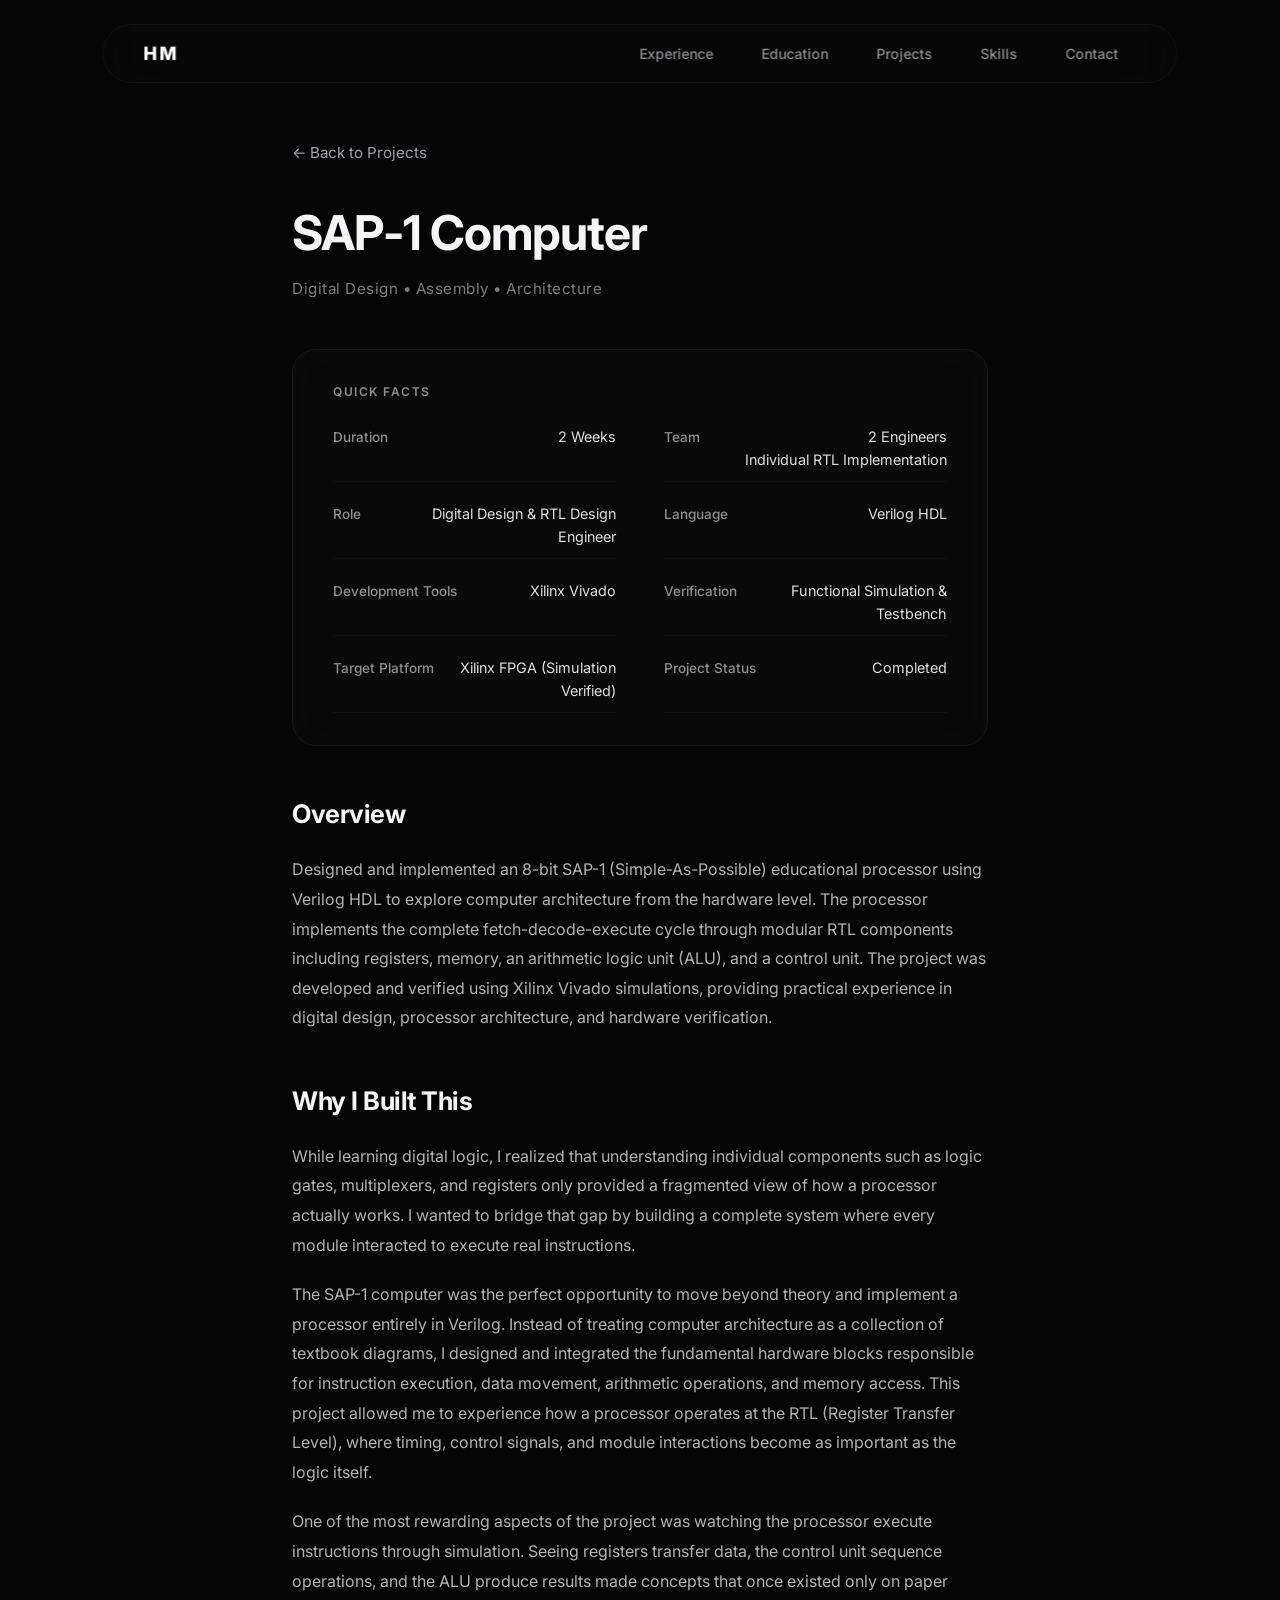
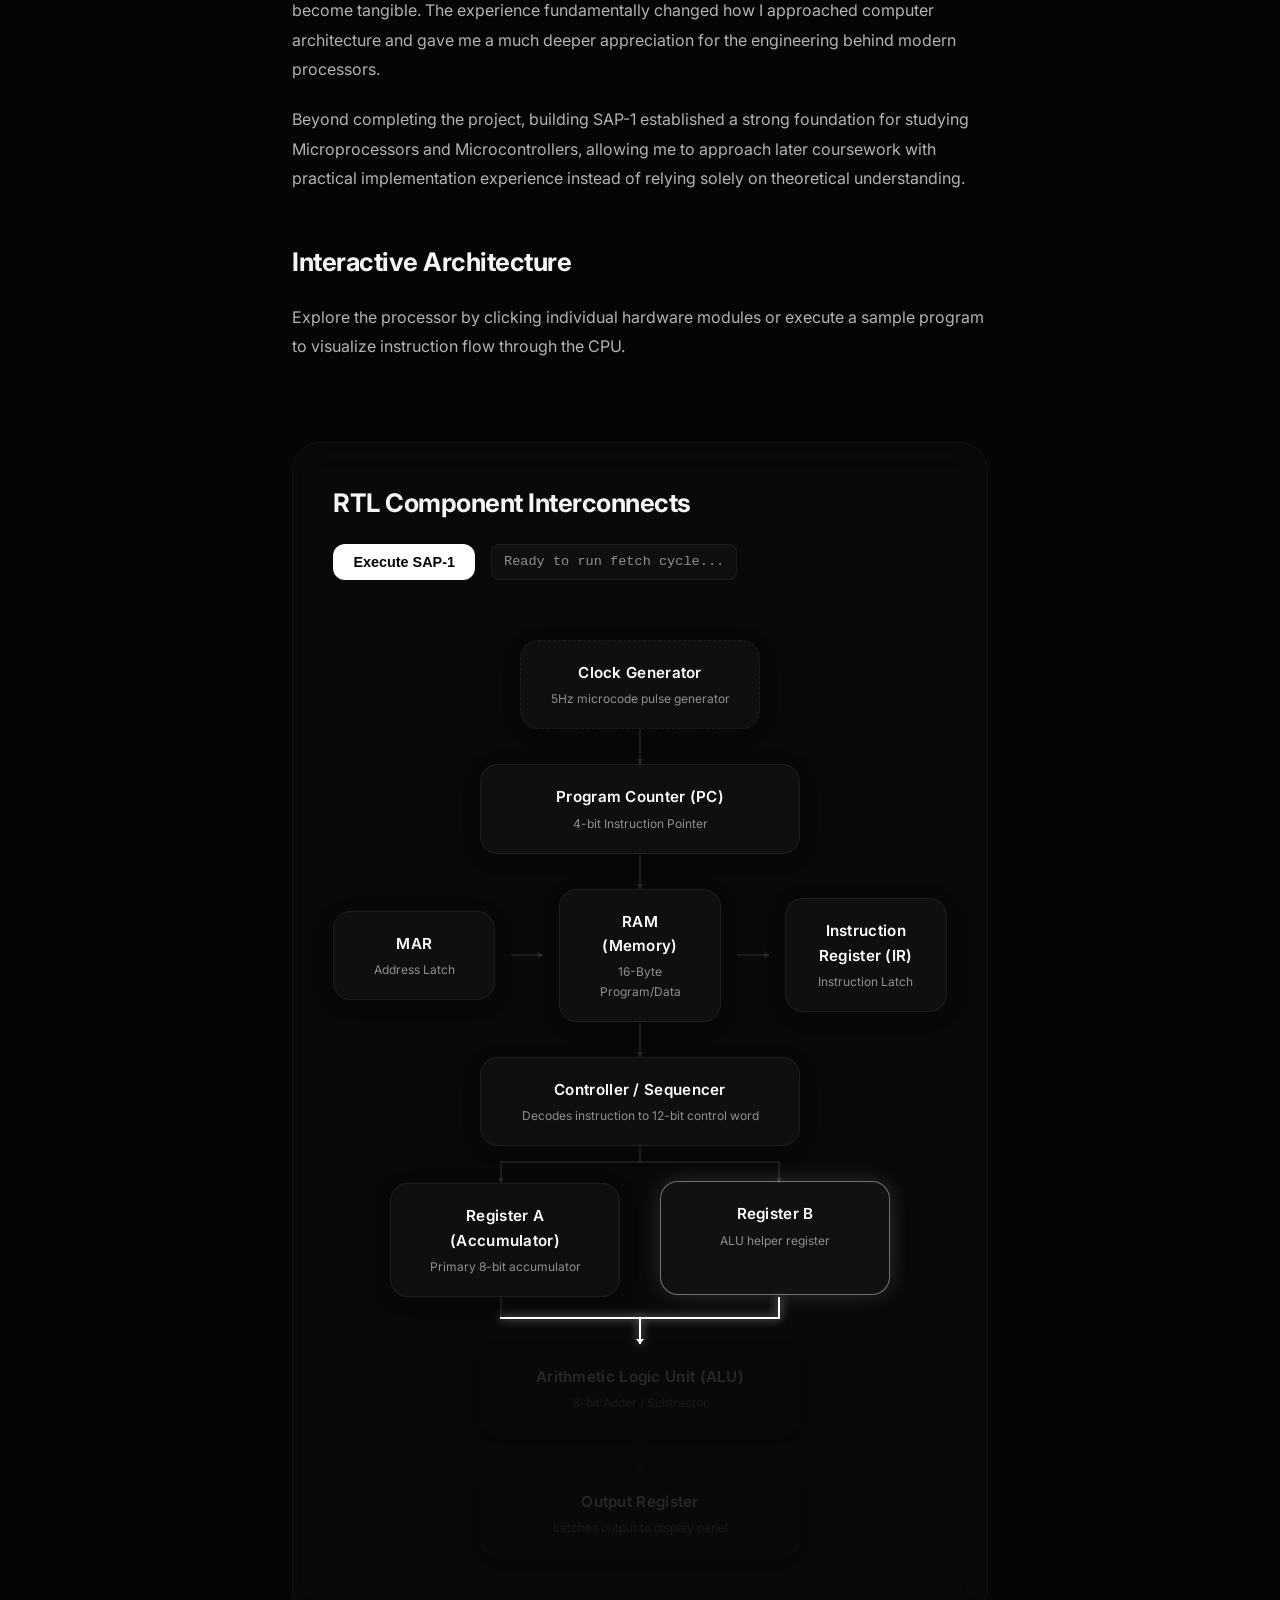
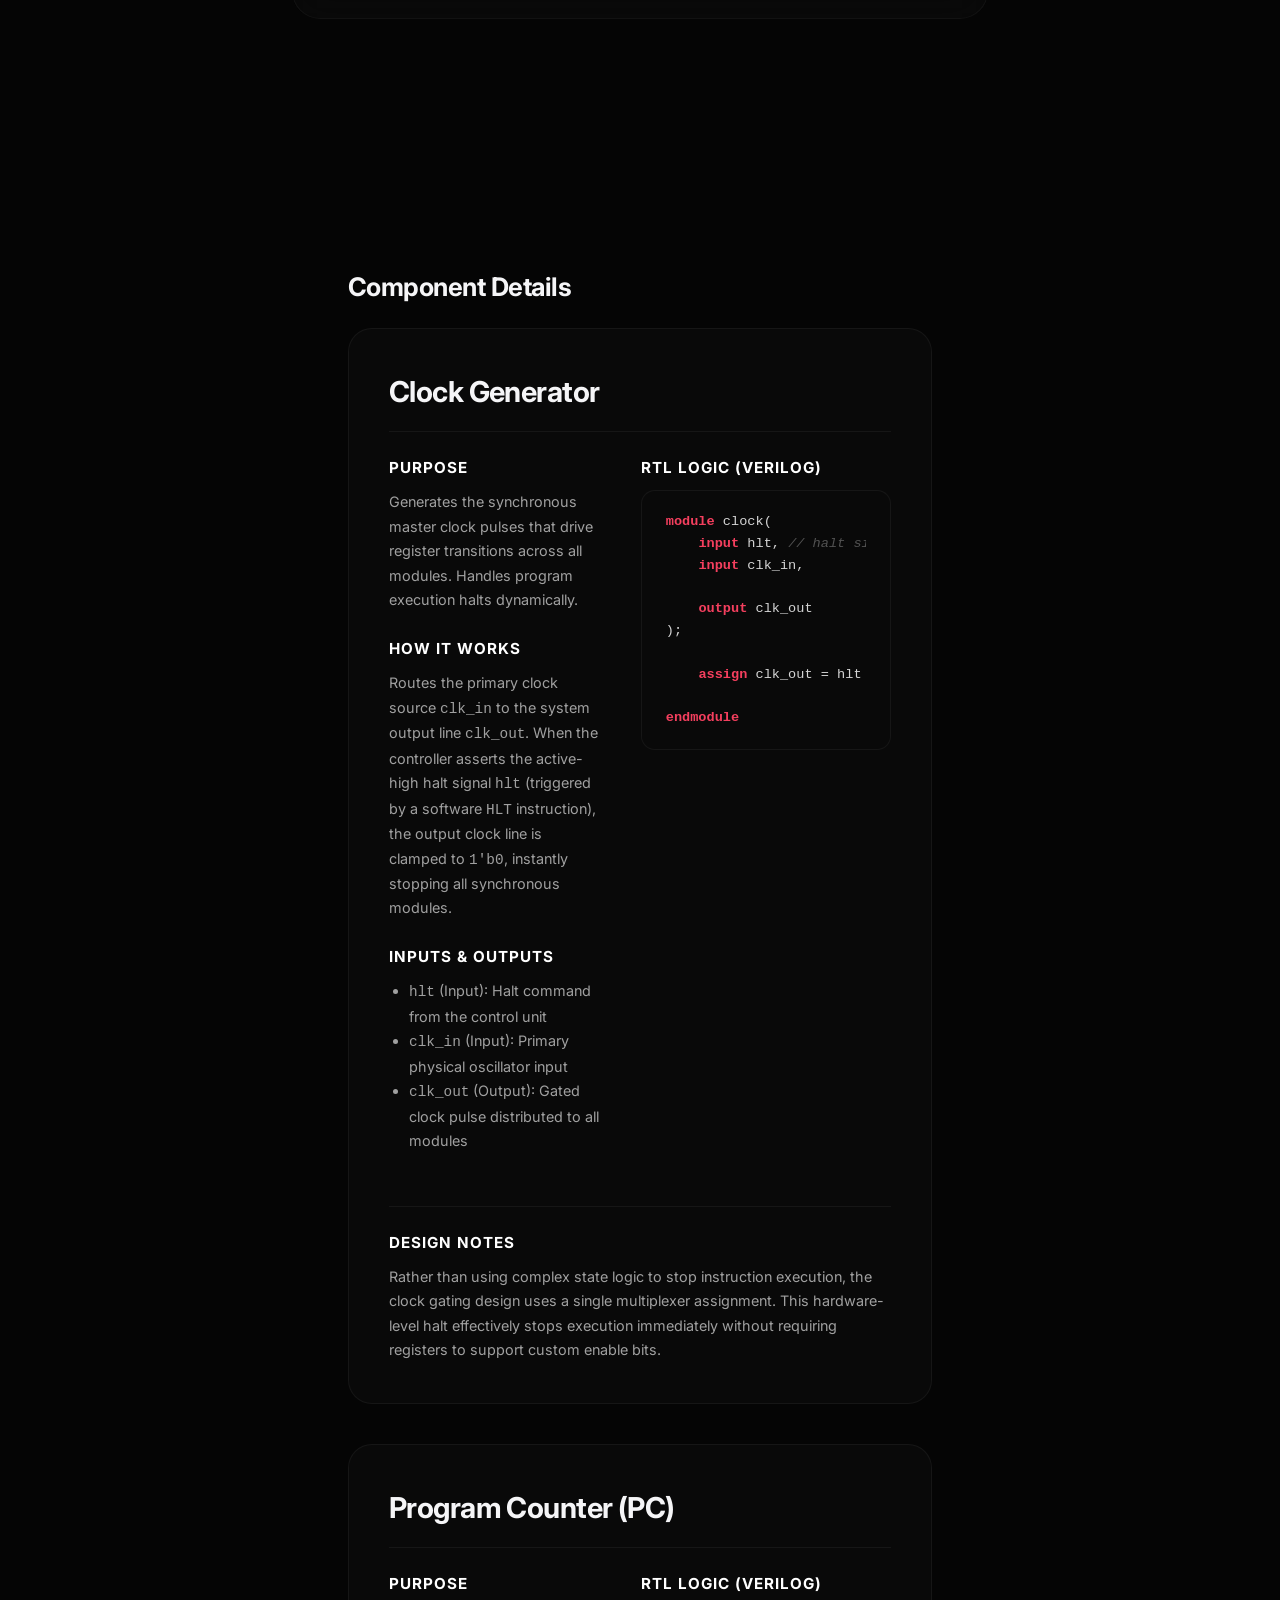
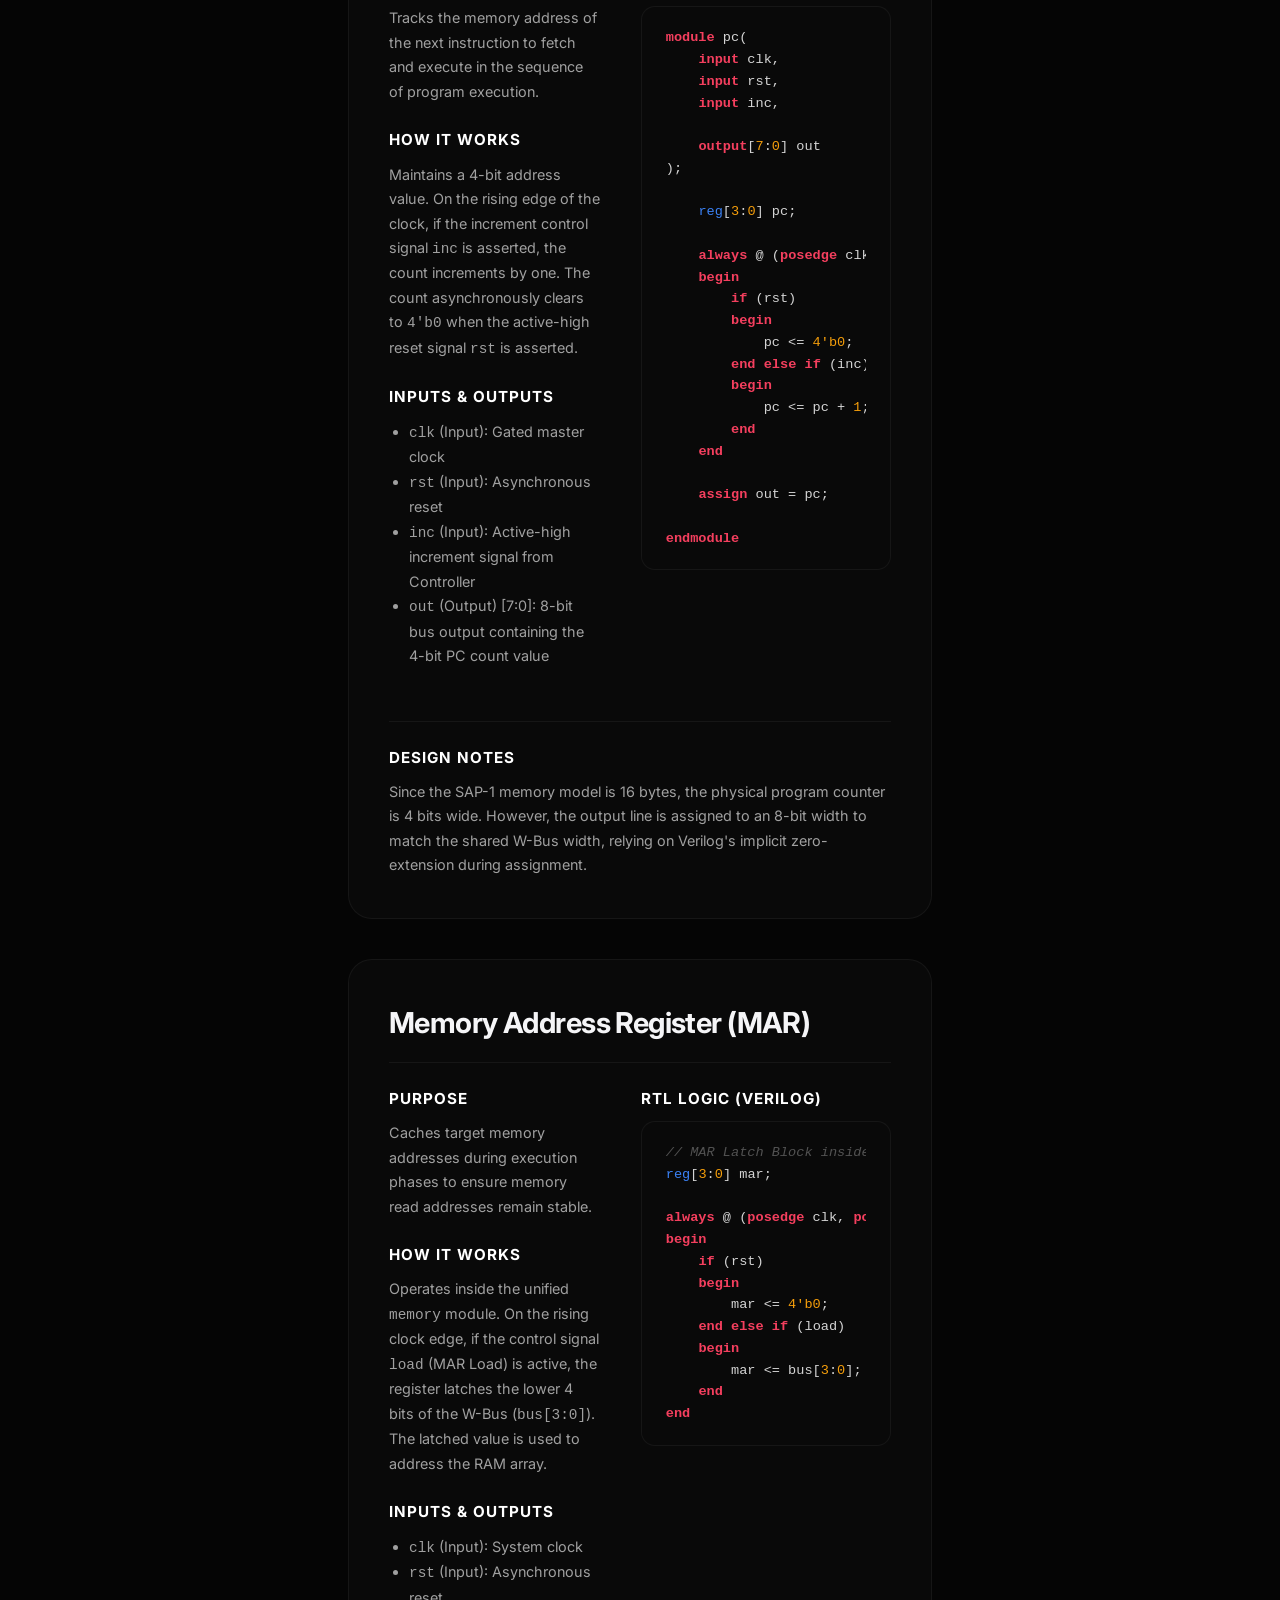
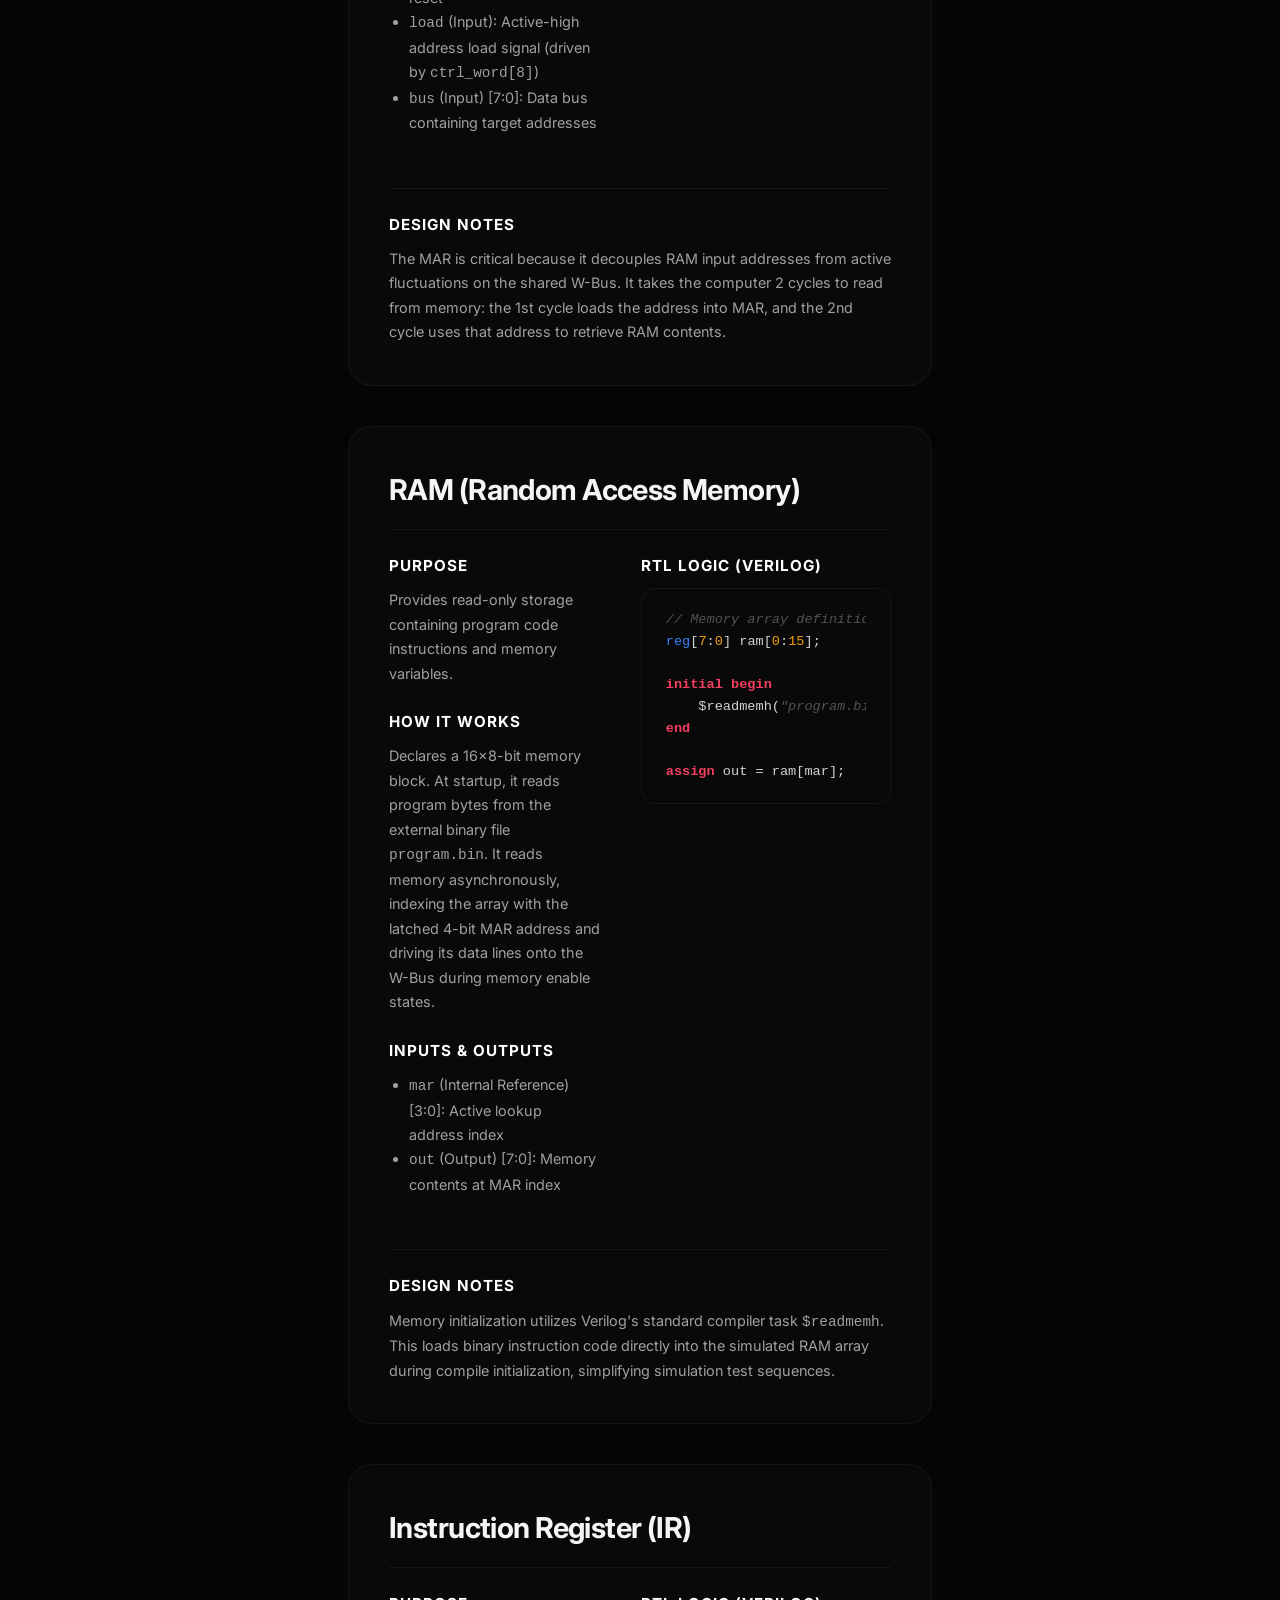
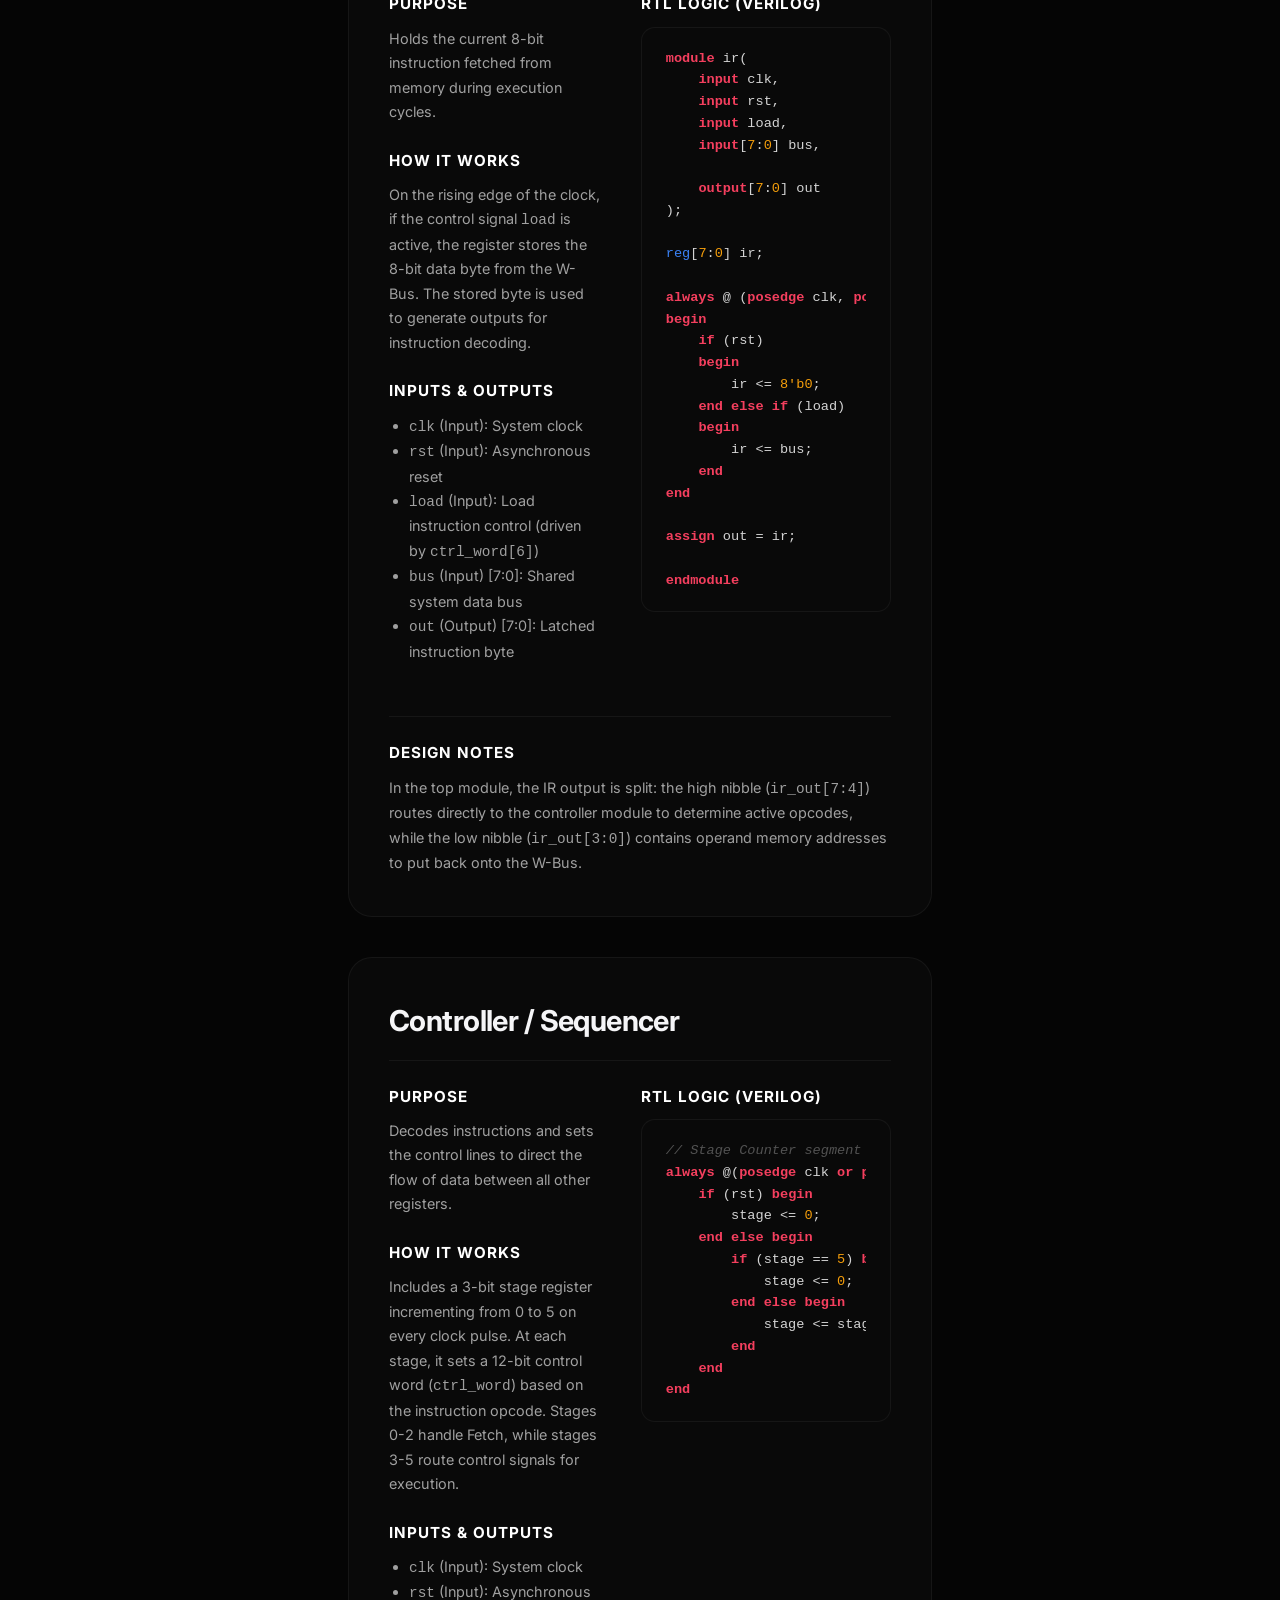
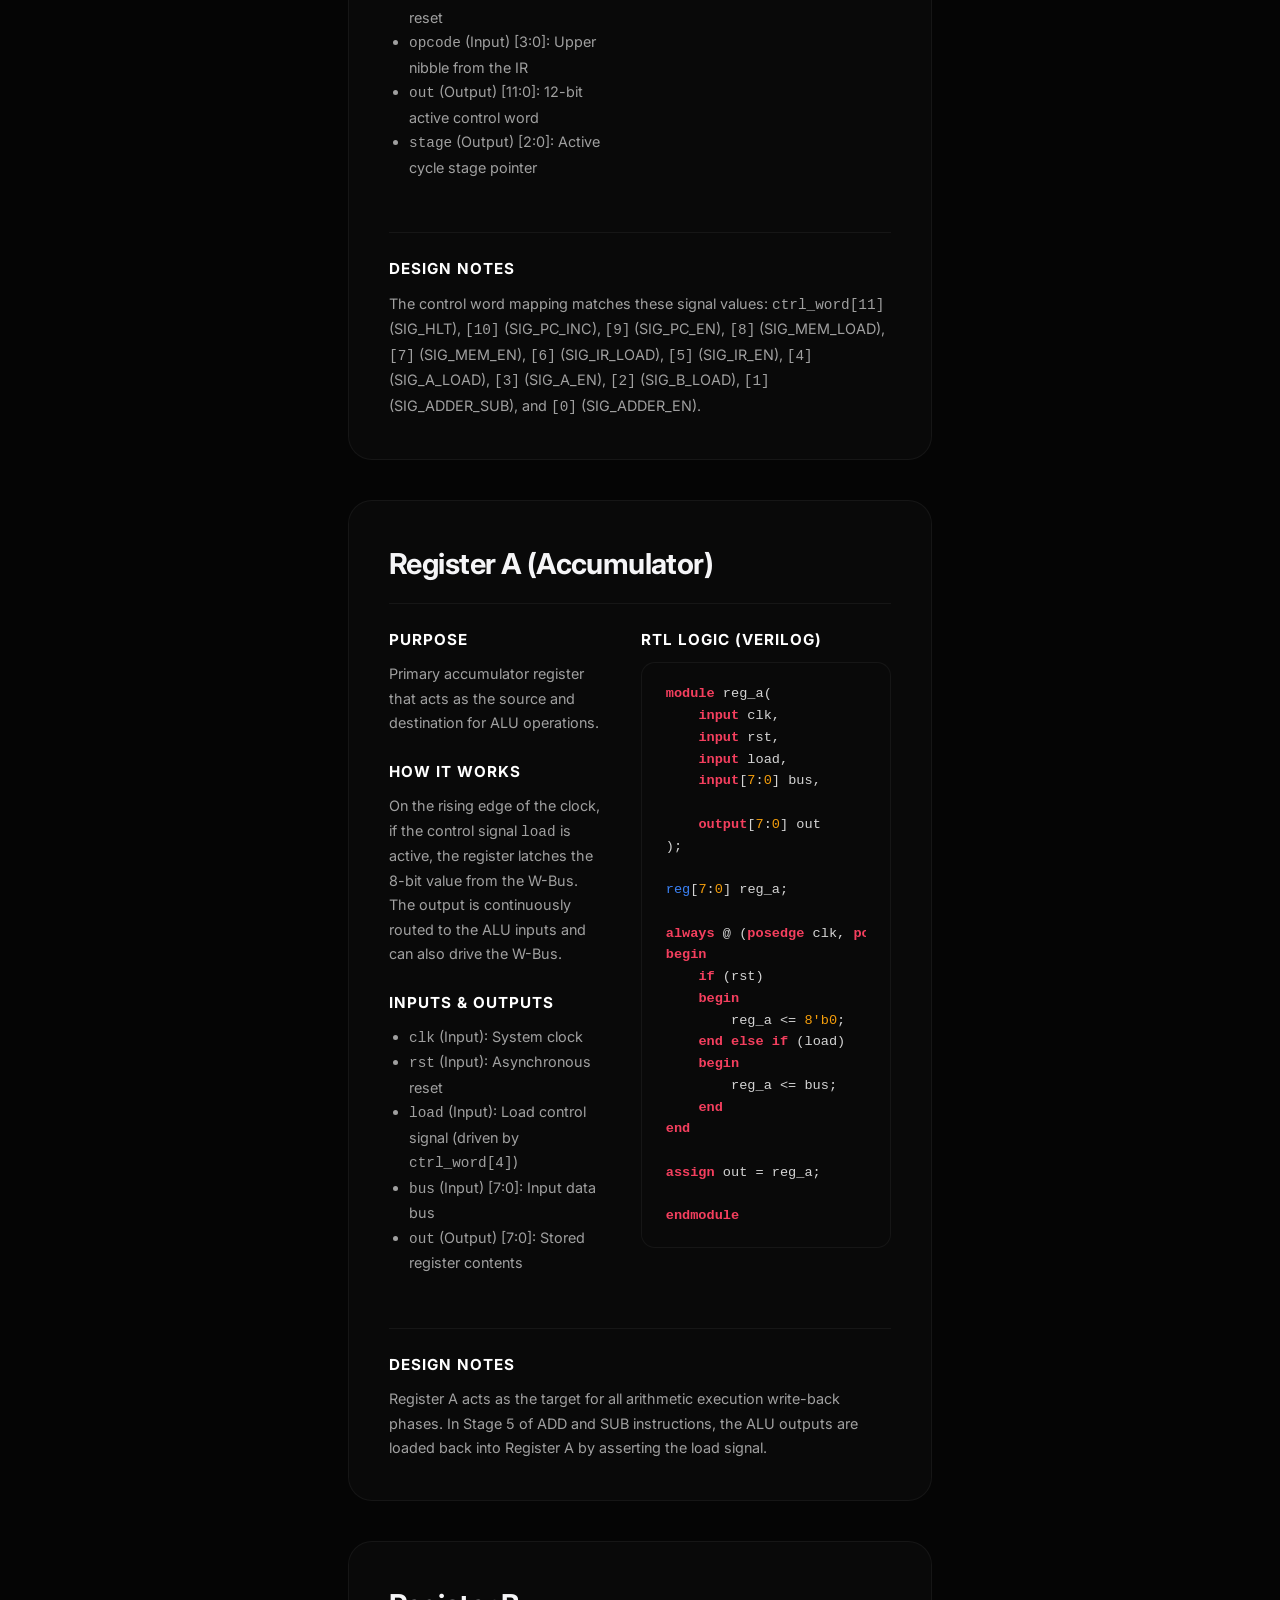
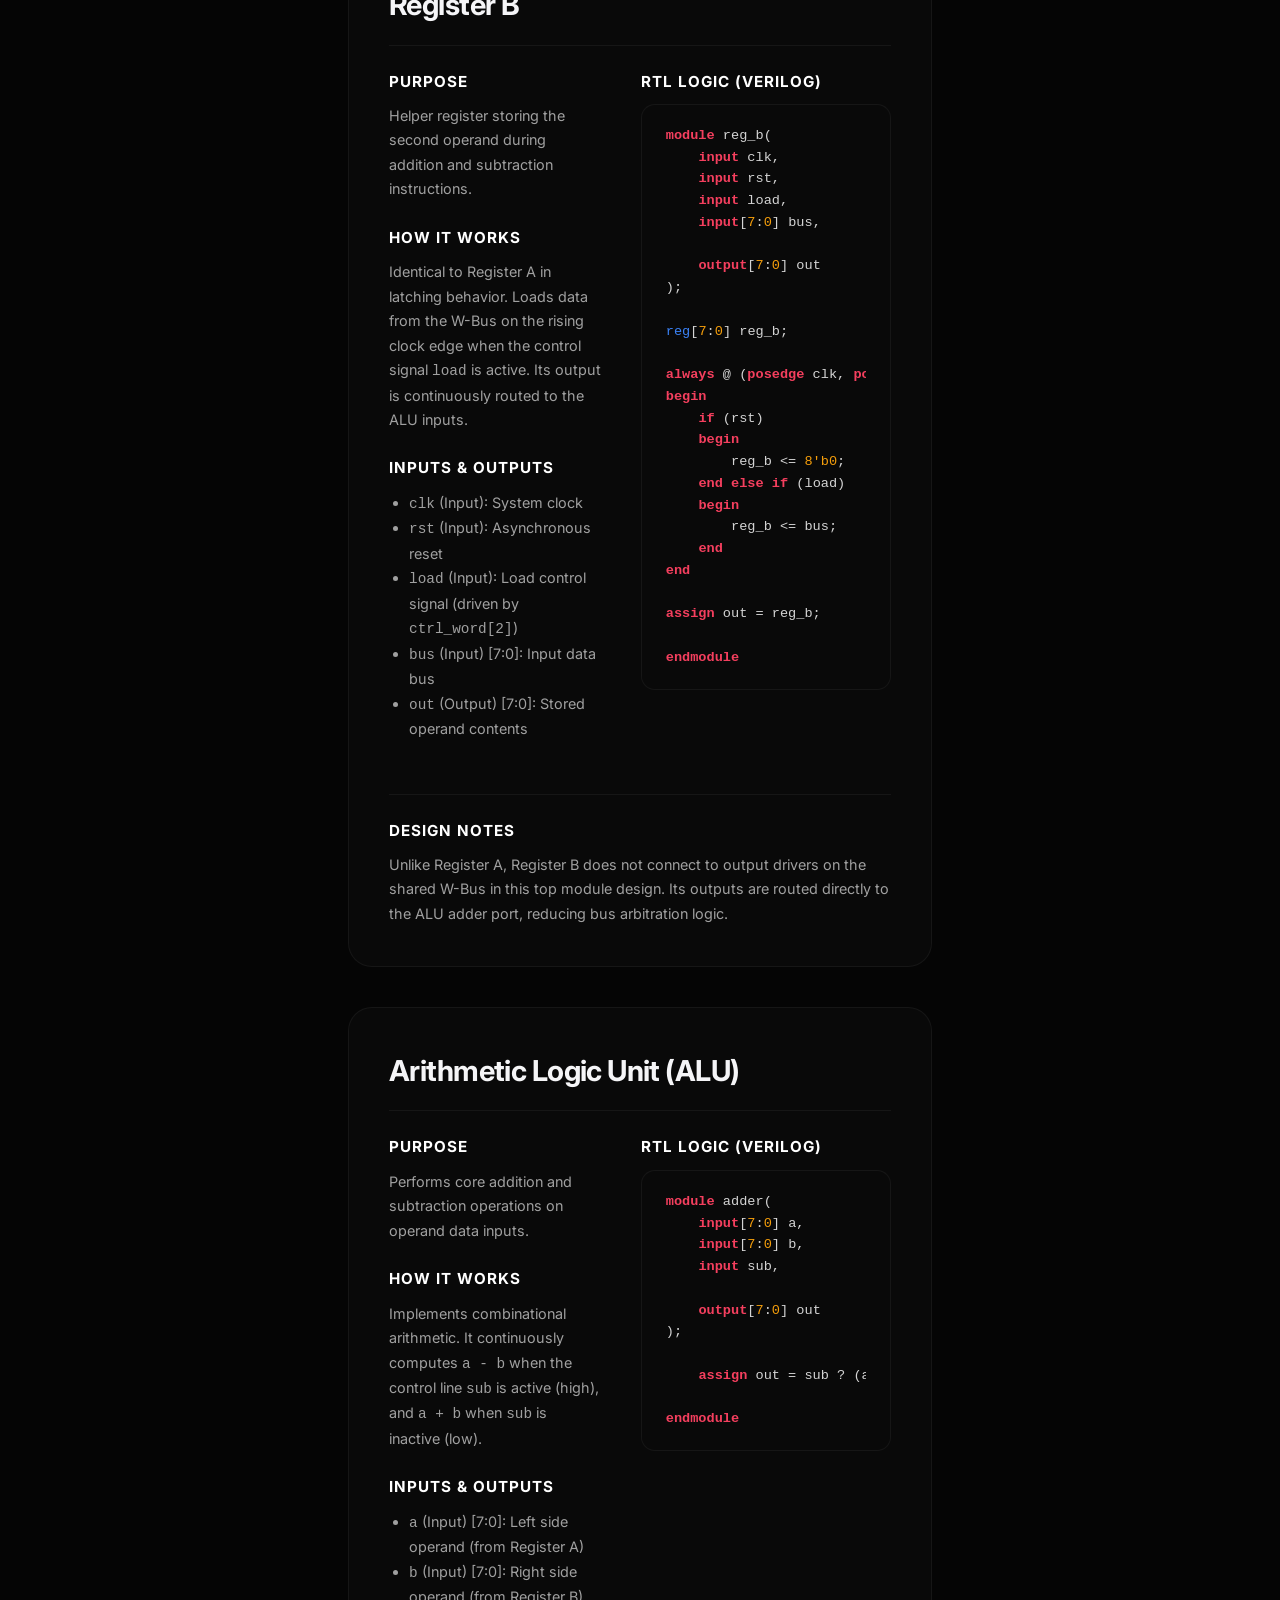
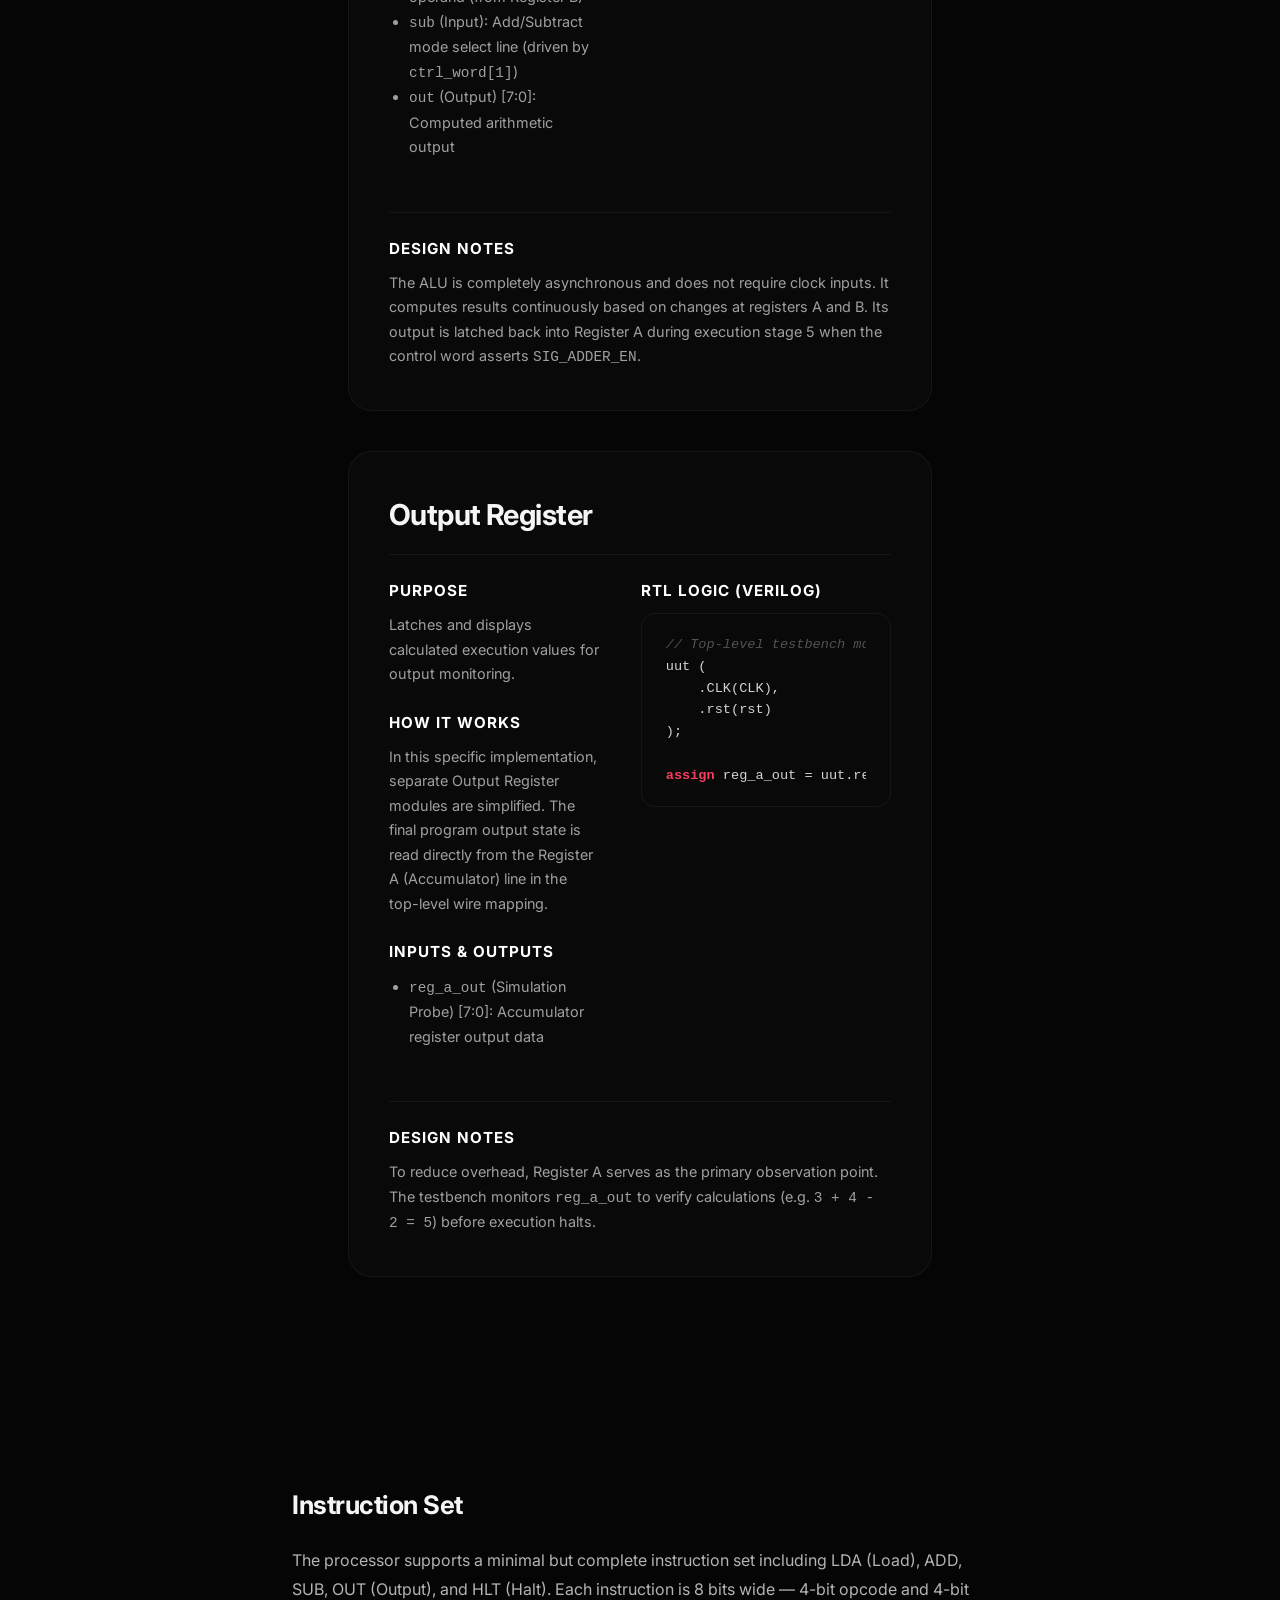
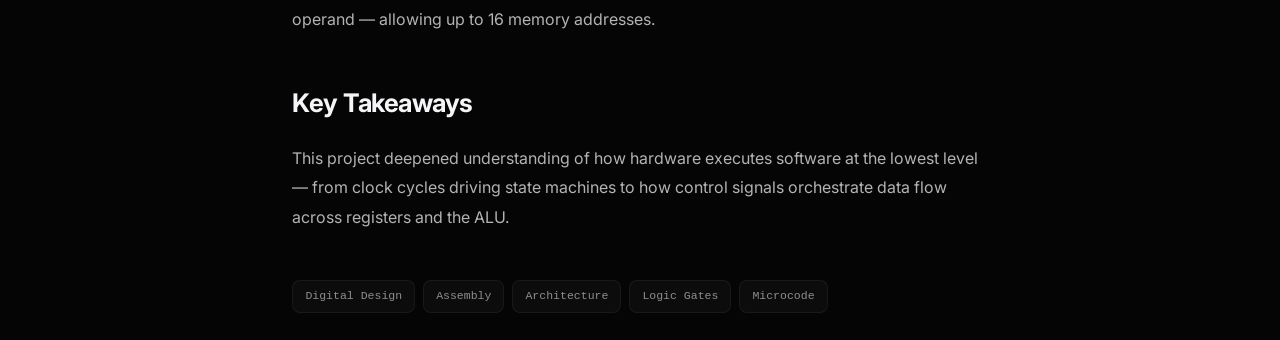
<file: projects/sap1.html>
<!DOCTYPE html>
<html lang="en">
<head>
  <meta charset="UTF-8" />
  <meta name="viewport" content="width=device-width, initial-scale=1.0" />
  <title>SAP-1 Computer – Harshit Mohindra</title>
  <meta name="description" content="SAP-1 (Simple As Possible) Computer – an educational CPU architecture implementing arithmetic and assembly operations, built by Harshit Mohindra." />

  <link rel="stylesheet" href="../style.css" />
  <link rel="preconnect" href="https://fonts.googleapis.com">
  <link rel="preconnect" href="https://fonts.gstatic.com" crossorigin>
  <link href="https://fonts.googleapis.com/css2?family=Inter:wght@300;400;500;600;700&display=swap" rel="stylesheet">

  <style>
    .project-page {
      max-width: 900px;
      margin: 0 auto;
      padding: 140px 8% 100px;
    }

    .back-link {
      display: inline-flex;
      align-items: center;
      gap: 8px;
      color: #9ca3af;
      text-decoration: none;
      font-size: 0.95rem;
      margin-bottom: 40px;
      transition: color 0.3s ease;
    }

    .back-link:hover {
      color: white;
    }

    .project-page h1 {
      font-size: 3rem;
      line-height: 1.15;
      margin-bottom: 16px;
    }

    .project-meta {
      color: #7d7d7d;
      font-size: 0.95rem;
      margin-bottom: 48px;
      letter-spacing: 0.5px;
    }

    .project-body h2 {
      font-size: 1.6rem;
      margin: 48px 0 20px;
    }

    .project-body p {
      color: #b3b3b3;
      line-height: 1.85;
      margin-bottom: 20px;
    }

    .project-body ul {
      color: #b3b3b3;
      line-height: 1.85;
      margin-bottom: 20px;
      padding-left: 24px;
    }

    .project-image-placeholder {
      width: 100%;
      aspect-ratio: 16 / 9;
      border-radius: 20px;
      background: rgba(18, 18, 18, 0.75);
      border: 1px solid rgba(255, 255, 255, 0.06);
      margin: 32px 0;
      display: flex;
      align-items: center;
      justify-content: center;
      color: #4a4a4a;
      font-size: 0.9rem;
    }

    .project-image-placeholder img {
      width: 100%;
      height: 100%;
      object-fit: cover;
      border-radius: 20px;
    }

    .quick-facts-container {
      background: rgba(18, 18, 18, 0.4);
      border: 1px solid rgba(255, 255, 255, 0.05);
      border-radius: 24px;
      padding: 32px 40px;
      margin: 40px 0;
      backdrop-filter: blur(16px);
      -webkit-backdrop-filter: blur(16px);
    }

    .quick-facts-title {
      font-size: 0.75rem;
      font-weight: 600;
      margin-bottom: 24px;
      color: #8f8f8f;
      letter-spacing: 1.5px;
      text-transform: uppercase;
    }

    .quick-facts-grid {
      display: grid;
      grid-template-columns: repeat(2, 1fr);
      gap: 20px 48px;
    }

    @media (max-width: 640px) {
      .quick-facts-grid {
        grid-template-columns: 1fr;
        gap: 18px;
      }
      .quick-facts-container {
        padding: 24px 28px;
      }
    }

    .fact-item {
      display: flex;
      justify-content: space-between;
      align-items: baseline;
      border-bottom: 1px solid rgba(255, 255, 255, 0.04);
      padding-bottom: 10px;
      gap: 16px;
    }

    .fact-label {
      font-size: 0.85rem;
      color: #8f8f8f;
      font-weight: 500;
      flex-shrink: 0;
    }

    .fact-value {
      font-size: 0.9rem;
      color: #e0e0e0;
      font-weight: 400;
      text-align: right;
    }

    /* Interactive Architecture Section Styles */
    .interactive-architecture-sec {
      margin: 80px 0;
      padding: 40px;
      background: rgba(15, 15, 15, 0.4);
      border: 1px solid rgba(255, 255, 255, 0.04);
      border-radius: 28px;
      backdrop-filter: blur(20px);
      position: relative;
    }

    .execution-status-card {
      position: absolute;
      top: 40px;
      right: 40px;
      width: 260px;
      background: rgba(10, 10, 10, 0.85);
      border: 1px solid rgba(255, 255, 255, 0.08);
      border-radius: 20px;
      padding: 24px;
      backdrop-filter: blur(16px);
      -webkit-backdrop-filter: blur(16px);
      box-shadow: 0 15px 35px rgba(0, 0, 0, 0.6);
      z-index: 10;
      transition: all 0.3s cubic-bezier(0.16, 1, 0.3, 1);
    }

    .exec-card-title {
      font-size: 0.7rem;
      font-weight: 700;
      color: #8f8f8f;
      text-transform: uppercase;
      letter-spacing: 1.5px;
      margin-bottom: 16px;
      border-bottom: 1px solid rgba(255, 255, 255, 0.06);
      padding-bottom: 8px;
    }

    .exec-field {
      display: flex;
      justify-content: space-between;
      align-items: center;
      margin-bottom: 12px;
    }

    .exec-field:last-child {
      margin-bottom: 0;
    }

    .exec-label {
      font-size: 0.8rem;
      color: #7d7d7d;
      font-weight: 500;
    }

    .exec-value {
      font-size: 0.8rem;
      color: #ffffff;
      font-weight: 600;
    }

    .font-mono {
      font-family: 'Courier New', Courier, monospace;
      color: #f59e0b;
    }

    .interactive-header {
      display: flex;
      justify-content: space-between;
      align-items: center;
      margin-bottom: 40px;
      flex-wrap: wrap;
      gap: 20px;
    }

    .interactive-header h3 {
      font-size: 1.6rem;
      margin: 0;
    }

    .demo-controls {
      display: flex;
      align-items: center;
      gap: 16px;
    }

    .demo-btn {
      background: #ffffff;
      color: #000000;
      border: none;
      padding: 10px 20px;
      border-radius: 12px;
      font-size: 0.9rem;
      font-weight: 600;
      cursor: pointer;
      transition: all 0.3s cubic-bezier(0.16, 1, 0.3, 1);
    }

    .demo-btn:hover {
      transform: translateY(-2px);
      box-shadow: 0 8px 24px rgba(255, 255, 255, 0.25);
    }

    .demo-status-text {
      font-size: 0.85rem;
      color: #8f8f8f;
      font-family: monospace;
      background: rgba(255, 255, 255, 0.03);
      padding: 6px 12px;
      border-radius: 8px;
      border: 1px solid rgba(255, 255, 255, 0.05);
    }

    .architecture-flow {
      display: flex;
      flex-direction: column;
      align-items: center;
      position: relative;
      padding: 20px 0;
      width: 100%;
    }

    .horizontal-row {
      display: flex;
      flex-direction: row;
      justify-content: center;
      align-items: center;
      gap: 16px;
      width: 100%;
    }

    .horizontal-row .arch-node {
      width: 190px;
    }

    .horiz-arrow {
      width: 40px;
      height: 2px;
      background: rgba(255, 255, 255, 0.08);
      position: relative;
      align-self: center;
      transition: all 0.3s ease;
    }

    .horiz-arrow::after {
      content: '';
      position: absolute;
      right: 0;
      top: 50%;
      transform: translateY(-50%);
      border-top: 4px solid transparent;
      border-bottom: 4px solid transparent;
      border-left: 5px solid rgba(255, 255, 255, 0.08);
      transition: all 0.3s ease;
    }

    .horiz-arrow.arrow-glow {
      background: #ffffff !important;
      box-shadow: 0 0 10px rgba(255, 255, 255, 0.8);
    }

    .horiz-arrow.arrow-glow::after {
      border-left-color: #ffffff !important;
    }

    .flow-row {
      display: flex;
      justify-content: center;
      width: 100%;
      position: relative;
    }

    .split-row {
      display: flex;
      justify-content: space-between;
      width: 500px;
      gap: 40px;
    }

    .split-row .arch-node {
      width: 220px;
      flex: 1;
    }

    .arch-node {
      display: block;
      background: rgba(20, 20, 20, 0.7);
      border: 1px solid rgba(255, 255, 255, 0.06);
      border-radius: 18px;
      padding: 20px 24px;
      width: 320px;
      text-decoration: none;
      text-align: center;
      transition: all 0.4s cubic-bezier(0.16, 1, 0.3, 1);
      box-shadow: 0 4px 20px rgba(0, 0, 0, 0.2);
    }

    .clickable-node {
      cursor: pointer;
    }

    .clickable-node:hover {
      text-decoration: none;
    }

    .clock-node {
      border-style: dashed;
      width: 240px;
    }

    .node-title {
      font-size: 0.95rem;
      font-weight: 600;
      color: #ffffff;
      margin-bottom: 4px;
      letter-spacing: 0.3px;
    }

    .node-subtitle {
      font-size: 0.75rem;
      color: #8f8f8f;
    }

    /* Connections and Arrows */
    .arrow-down {
      width: 2px;
      height: 35px;
      background: rgba(255, 255, 255, 0.08);
      position: relative;
      transition: all 0.3s ease;
    }

    .arrow-down::after {
      content: '';
      position: absolute;
      bottom: 0;
      left: 50%;
      transform: translateX(-50%);
      border-left: 4px solid transparent;
      border-right: 4px solid transparent;
      border-top: 5px solid rgba(255, 255, 255, 0.08);
      transition: all 0.3s ease;
    }

    .split-connector {
      width: 500px;
      display: flex;
      flex-direction: column;
      align-items: center;
      position: relative;
    }

    .line-vertical-short {
      width: 2px;
      height: 15px;
      background: rgba(255, 255, 255, 0.08);
      transition: all 0.3s ease;
    }

    .line-horizontal {
      width: 280px;
      height: 2px;
      background: rgba(255, 255, 255, 0.08);
      transition: all 0.3s ease;
    }

    .lines-down-wrapper {
      width: 280px;
      display: flex;
      justify-content: space-between;
    }

    .line-down-arrow {
      width: 2px;
      height: 20px;
      background: rgba(255, 255, 255, 0.08);
      position: relative;
      transition: all 0.3s ease;
    }

    .line-down-arrow::after {
      content: '';
      position: absolute;
      bottom: 0;
      left: 50%;
      transform: translateX(-50%);
      border-left: 4px solid transparent;
      border-right: 4px solid transparent;
      border-top: 5px solid rgba(255, 255, 255, 0.08);
      transition: all 0.3s ease;
    }

    .merge-connector {
      width: 500px;
      display: flex;
      flex-direction: column;
      align-items: center;
      position: relative;
    }

    .lines-up-wrapper {
      width: 280px;
      display: flex;
      justify-content: space-between;
    }

    .line-up-branch {
      width: 2px;
      height: 20px;
      background: rgba(255, 255, 255, 0.08);
      transition: all 0.3s ease;
    }

    .line-horizontal-merge {
      width: 280px;
      height: 2px;
      background: rgba(255, 255, 255, 0.08);
      transition: all 0.3s ease;
    }

    .arrow-down-center {
      width: 2px;
      height: 25px;
      background: rgba(255, 255, 255, 0.08);
      position: relative;
      transition: all 0.3s ease;
    }

    .arrow-down-center::after {
      content: '';
      position: absolute;
      bottom: 0;
      left: 50%;
      transform: translateX(-50%);
      border-left: 4px solid transparent;
      border-right: 4px solid transparent;
      border-top: 5px solid rgba(255, 255, 255, 0.08);
      transition: all 0.3s ease;
    }

    /* Glow classes for JS interactivity */
    .highlight-glow {
      border-color: rgba(255, 255, 255, 0.4) !important;
      box-shadow: 0 0 25px rgba(255, 255, 255, 0.15) !important;
      background: rgba(255, 255, 255, 0.04) !important;
      transform: translateY(-2px);
    }

    .faded {
      opacity: 0.25 !important;
      filter: grayscale(0.5);
    }

    .faded-entrance {
      opacity: 0.12 !important;
      transition: opacity 0.5s ease;
    }

    .arrow-glow {
      background: #ffffff !important;
      box-shadow: 0 0 10px rgba(255, 255, 255, 0.8);
    }

    .arrow-glow::after {
      border-top-color: #ffffff !important;
    }

    /* Component Details Section */
    .component-details-sec {
      margin-top: 80px;
    }

    .component-detail-card {
      background: rgba(18, 18, 18, 0.35);
      border: 1px solid rgba(255, 255, 255, 0.05);
      border-radius: 24px;
      padding: 40px;
      margin-bottom: 40px;
      scroll-margin-top: 100px;
      transition: all 0.3s ease;
    }

    .component-detail-card:hover {
      border-color: rgba(255, 255, 255, 0.09);
    }

    .component-detail-card h3 {
      font-size: 1.8rem;
      margin-top: 0;
      margin-bottom: 24px;
      border-bottom: 1px solid rgba(255, 255, 255, 0.05);
      padding-bottom: 16px;
    }

    .detail-grid {
      display: grid;
      grid-template-columns: 1.1fr 1.3fr;
      gap: 40px;
    }

    .detail-col {
      min-width: 0;
    }

    @media (max-width: 900px) {
      .detail-grid {
        grid-template-columns: 1fr;
        gap: 30px;
      }
    }

    .detail-col h4 {
      font-size: 0.95rem;
      color: #ffffff;
      text-transform: uppercase;
      letter-spacing: 1px;
      margin-top: 24px;
      margin-bottom: 10px;
    }

    .detail-col h4:first-of-type {
      margin-top: 0;
    }

    .detail-col p {
      font-size: 0.9rem;
      color: #a0a0a0;
      line-height: 1.7;
    }

    .detail-col ul {
      color: #a0a0a0;
      font-size: 0.9rem;
      line-height: 1.7;
      padding-left: 20px;
      margin-bottom: 20px;
    }

    /* RTL Syntax Highlighter styles */
    .code-container {
      background: #090909;
      border: 1px solid rgba(255, 255, 255, 0.05);
      border-radius: 14px;
      padding: 20px 24px;
      overflow-x: auto;
      font-family: 'Courier New', Courier, monospace;
      font-size: 0.85rem;
    }

    .code-container pre {
      margin: 0;
    }

    .code-container code {
      color: #d4d4d4;
    }

    .code-kw { color: #f43f5e; font-weight: 600; }     /* keyword: module, always, input, output */
    .code-type { color: #3b82f6; }   /* type: reg, wire */
    .code-op { color: #f59e0b; }     /* operand/number */
    .code-comment { color: #525252; font-style: italic; } /* comments */

    .detail-footer {
      margin-top: 32px;
      padding-top: 24px;
      border-top: 1px solid rgba(255, 255, 255, 0.05);
    }

    .detail-footer h4 {
      font-size: 0.95rem;
      color: #ffffff;
      text-transform: uppercase;
      letter-spacing: 1px;
      margin-bottom: 10px;
    }

    .detail-footer p {
      font-size: 0.9rem;
      color: #a0a0a0;
      line-height: 1.7;
      margin: 0;
    }

    /* Responsive fallbacks */
    @media (max-width: 768px) {
      .execution-status-card {
        position: relative;
        top: 0;
        right: 0;
        width: 100%;
        margin-bottom: 24px;
        box-sizing: border-box;
      }
      .horizontal-row {
        flex-direction: column;
        gap: 15px;
      }
      .horizontal-row .arch-node {
        width: 280px !important;
      }
      .horiz-arrow {
        width: 2px !important;
        height: 25px !important;
      }
      .horiz-arrow::after {
        right: 50% !important;
        bottom: 0 !important;
        top: auto !important;
        transform: translateX(50%) !important;
        border-left: 4px solid transparent !important;
        border-right: 4px solid transparent !important;
        border-top: 5px solid rgba(255, 255, 255, 0.08) !important;
        border-left-color: transparent !important;
      }
      .horiz-arrow.arrow-glow::after {
        border-top-color: #ffffff !important;
      }
    }

    @media (max-width: 600px) {
      .split-row {
        flex-direction: column;
        align-items: center;
        gap: 20px;
        width: 100%;
      }

      .split-row .arch-node {
        width: 280px;
      }

      .split-connector, .merge-connector {
        display: none;
      }

      .mobile-only-connector {
        display: block !important;
      }

      .interactive-architecture-sec {
        padding: 20px;
      }
    }
  </style>
</head>

<body>

  <nav class="navbar">
    <a href="../index.html" class="logo" style="text-decoration:none;color:white;">HM</a>
    <ul class="nav-links">
      <li><a href="../index.html#experience">Experience</a></li>
      <li><a href="../index.html#education">Education</a></li>
      <li><a href="../index.html#projects">Projects</a></li>
      <li><a href="../index.html#skills">Skills</a></li>
      <li><a href="../index.html#contact">Contact</a></li>
    </ul>
  </nav>

  <main class="project-page">

    <a href="../index.html#projects" class="back-link">← Back to Projects</a>

    <h1>SAP-1 Computer</h1>

    <p class="project-meta">Digital Design • Assembly • Architecture</p>

    <div class="quick-facts-container">
      <div class="quick-facts-title">Quick Facts</div>
      <div class="quick-facts-grid">
        <div class="fact-item">
          <span class="fact-label">Duration</span>
          <span class="fact-value">2 Weeks</span>
        </div>
        <div class="fact-item">
          <span class="fact-label">Team</span>
          <span class="fact-value">2 Engineers<br>Individual RTL Implementation</span>
        </div>
        <div class="fact-item">
          <span class="fact-label">Role</span>
          <span class="fact-value">Digital Design & RTL Design Engineer</span>
        </div>
        <div class="fact-item">
          <span class="fact-label">Language</span>
          <span class="fact-value">Verilog HDL</span>
        </div>
        <div class="fact-item">
          <span class="fact-label">Development Tools</span>
          <span class="fact-value">Xilinx Vivado</span>
        </div>
        <div class="fact-item">
          <span class="fact-label">Verification</span>
          <span class="fact-value">Functional Simulation & Testbench</span>
        </div>
        <div class="fact-item">
          <span class="fact-label">Target Platform</span>
          <span class="fact-value">Xilinx FPGA (Simulation Verified)</span>
        </div>
        <div class="fact-item">
          <span class="fact-label">Project Status</span>
          <span class="fact-value">Completed</span>
        </div>
      </div>
    </div>

    <div class="project-body">

      <h2>Overview</h2>
      <p>
        Designed and implemented an 8-bit SAP-1 (Simple-As-Possible) educational processor using Verilog HDL to explore computer architecture from the hardware level. The processor implements the complete fetch-decode-execute cycle through modular RTL components including registers, memory, an arithmetic logic unit (ALU), and a control unit. The project was developed and verified using Xilinx Vivado simulations, providing practical experience in digital design, processor architecture, and hardware verification.
      </p>

      <h2>Why I Built This</h2>
      <p>
        While learning digital logic, I realized that understanding individual components such as logic gates, multiplexers, and registers only provided a fragmented view of how a processor actually works. I wanted to bridge that gap by building a complete system where every module interacted to execute real instructions.
      </p>
      <p>
        The SAP-1 computer was the perfect opportunity to move beyond theory and implement a processor entirely in Verilog. Instead of treating computer architecture as a collection of textbook diagrams, I designed and integrated the fundamental hardware blocks responsible for instruction execution, data movement, arithmetic operations, and memory access. This project allowed me to experience how a processor operates at the RTL (Register Transfer Level), where timing, control signals, and module interactions become as important as the logic itself.
      </p>
      <p>
        One of the most rewarding aspects of the project was watching the processor execute instructions through simulation. Seeing registers transfer data, the control unit sequence operations, and the ALU produce results made concepts that once existed only on paper become tangible. The experience fundamentally changed how I approached computer architecture and gave me a much deeper appreciation for the engineering behind modern processors.
      </p>
      <p>
        Beyond completing the project, building SAP-1 established a strong foundation for studying Microprocessors and Microcontrollers, allowing me to approach later coursework with practical implementation experience instead of relying solely on theoretical understanding.
      </p>

      <h2>Interactive Architecture</h2>
      <p>
        Explore the processor by clicking individual hardware modules or execute a sample program to visualize instruction flow through the CPU.
      </p>

      <div class="interactive-architecture-sec">
        <div class="interactive-header">
          <h3>RTL Component Interconnects</h3>
          <div class="demo-controls">
            <button id="run-demo-btn" class="demo-btn" onclick="runDemo()">Execute SAP-1</button>
            <span id="demo-status" class="demo-status-text">Ready to run fetch cycle...</span>
          </div>
        </div>

        <!-- Floating Execution Status Card -->
        <div class="execution-status-card" id="execution-status-card" style="display: none;">
          <div class="exec-card-title">Execution Status</div>
          <div class="exec-field">
            <span class="exec-label">Instruction:</span>
            <span class="exec-value font-mono" id="status-instruction">-</span>
          </div>
          <div class="exec-field">
            <span class="exec-label">Cycle:</span>
            <span class="exec-value font-mono" id="status-cycle">-</span>
          </div>
          <div class="exec-field">
            <span class="exec-label">Stage:</span>
            <span class="exec-value font-mono" id="status-stage">-</span>
          </div>
          <div class="exec-field">
            <span class="exec-label">Bus Owner:</span>
            <span class="exec-value font-mono" id="status-bus">-</span>
          </div>
          <div class="exec-field">
            <span class="exec-label">Accumulator:</span>
            <span class="exec-value font-mono" id="status-acc">-</span>
          </div>
        </div>

        <div class="architecture-flow" id="arch-flow">
          <!-- Clock Node -->
          <div class="flow-row">
            <a href="#details-clock" class="arch-node clock-node clickable-node" id="node-clock">
              <div class="node-title">Clock Generator</div>
              <div class="node-subtitle">5Hz microcode pulse generator</div>
            </a>
          </div>
          <div class="arrow-down" id="arrow-clock-pc"></div>

          <!-- Program Counter -->
          <div class="flow-row">
            <a href="#details-pc" class="arch-node clickable-node" id="node-pc">
              <div class="node-title">Program Counter (PC)</div>
              <div class="node-subtitle">4-bit Instruction Pointer</div>
            </a>
          </div>
          <div class="arrow-down" id="arrow-pc-ram"></div>

          <!-- MAR ---- RAM ---- IR Row -->
          <div class="flow-row horizontal-row">
            <a href="#details-mar" class="arch-node clickable-node" id="node-mar">
              <div class="node-title">MAR</div>
              <div class="node-subtitle">Address Latch</div>
            </a>
            
            <div class="horiz-arrow" id="arrow-mar-ram"></div>
            
            <a href="#details-ram" class="arch-node clickable-node" id="node-ram">
              <div class="node-title">RAM (Memory)</div>
              <div class="node-subtitle">16-Byte Program/Data</div>
            </a>
            
            <div class="horiz-arrow" id="arrow-ram-ir"></div>
            
            <a href="#details-ir" class="arch-node clickable-node" id="node-ir">
              <div class="node-title">Instruction Register (IR)</div>
              <div class="node-subtitle">Instruction Latch</div>
            </a>
          </div>

          <div class="arrow-down" id="arrow-ir-ctrl"></div>

          <!-- Controller / Sequencer -->
          <div class="flow-row">
            <a href="#details-ctrl" class="arch-node clickable-node" id="node-ctrl">
              <div class="node-title">Controller / Sequencer</div>
              <div class="node-subtitle">Decodes instruction to 12-bit control word</div>
            </a>
          </div>

          <!-- Desktop split connectors -->
          <div class="split-connector desktop-only">
            <div class="line-vertical-short"></div>
            <div class="line-horizontal"></div>
            <div class="lines-down-wrapper">
              <div class="line-down-arrow line-down-left"></div>
              <div class="line-down-arrow line-down-right"></div>
            </div>
          </div>

          <!-- Registers Row -->
          <div class="flow-row split-row">
            <a href="#details-rega" class="arch-node clickable-node" id="node-rega">
              <div class="node-title">Register A (Accumulator)</div>
              <div class="node-subtitle">Primary 8-bit accumulator</div>
            </a>
            <a href="#details-regb" class="arch-node clickable-node" id="node-regb">
              <div class="node-title">Register B</div>
              <div class="node-subtitle">ALU helper register</div>
            </a>
          </div>

          <!-- Desktop merge connectors -->
          <div class="merge-connector desktop-only">
            <div class="lines-up-wrapper">
              <div class="line-up-branch line-up-left"></div>
              <div class="line-up-branch line-up-right"></div>
            </div>
            <div class="line-horizontal-merge"></div>
            <div class="arrow-down-center"></div>
          </div>

          <!-- ALU -->
          <div class="flow-row">
            <a href="#details-alu" class="arch-node clickable-node" id="node-alu">
              <div class="node-title">Arithmetic Logic Unit (ALU)</div>
              <div class="node-subtitle">8-bit Adder / Subtractor</div>
            </a>
          </div>
          <div class="arrow-down" id="arrow-alu-out"></div>

          <!-- Output Register -->
          <div class="flow-row">
            <a href="#details-out" class="arch-node clickable-node" id="node-out">
              <div class="node-title">Output Register</div>
              <div class="node-subtitle">Latches output to display panel</div>
            </a>
          </div>
        </div>
      </div>

      <!-- Component Details Grid Sections -->
      <section class="component-details-sec">
        <h2>Component Details</h2>
        <!-- Clock Generator -->
        <div class="component-detail-card" id="details-clock">
          <h3>Clock Generator</h3>
          <div class="detail-grid">
            <div class="detail-col">
              <h4>Purpose</h4>
              <p>Generates the synchronous master clock pulses that drive register transitions across all modules. Handles program execution halts dynamically.</p>
              <h4>How It Works</h4>
              <p>Routes the primary clock source <code>clk_in</code> to the system output line <code>clk_out</code>. When the controller asserts the active-high halt signal <code>hlt</code> (triggered by a software <code>HLT</code> instruction), the output clock line is clamped to <code>1'b0</code>, instantly stopping all synchronous modules.</p>
              <h4>Inputs & Outputs</h4>
              <ul>
                <li><code>hlt</code> (Input): Halt command from the control unit</li>
                <li><code>clk_in</code> (Input): Primary physical oscillator input</li>
                <li><code>clk_out</code> (Output): Gated clock pulse distributed to all modules</li>
              </ul>
            </div>
            <div class="detail-col">
              <h4>RTL Logic (Verilog)</h4>
              <div class="code-container">
                <pre><code><span class="code-kw">module</span> clock(
    <span class="code-kw">input</span> hlt, <span class="code-comment">// halt signal</span>
    <span class="code-kw">input</span> clk_in,

    <span class="code-kw">output</span> clk_out
);

    <span class="code-kw">assign</span> clk_out = hlt ? <span class="code-op">1'b0</span> : clk_in;

<span class="code-kw">endmodule</span></code></pre>
              </div>

            </div>
          </div>
          <div class="detail-footer">
            <h4>Design Notes</h4>
            <p>Rather than using complex state logic to stop instruction execution, the clock gating design uses a single multiplexer assignment. This hardware-level halt effectively stops execution immediately without requiring registers to support custom enable bits.</p>
          </div>
        </div>

        <!-- Program Counter -->
        <div class="component-detail-card" id="details-pc">
          <h3>Program Counter (PC)</h3>
          <div class="detail-grid">
            <div class="detail-col">
              <h4>Purpose</h4>
              <p>Tracks the memory address of the next instruction to fetch and execute in the sequence of program execution.</p>
              <h4>How It Works</h4>
              <p>Maintains a 4-bit address value. On the rising edge of the clock, if the increment control signal <code>inc</code> is asserted, the count increments by one. The count asynchronously clears to <code>4'b0</code> when the active-high reset signal <code>rst</code> is asserted.</p>
              <h4>Inputs & Outputs</h4>
              <ul>
                <li><code>clk</code> (Input): Gated master clock</li>
                <li><code>rst</code> (Input): Asynchronous reset</li>
                <li><code>inc</code> (Input): Active-high increment signal from Controller</li>
                <li><code>out</code> (Output) [7:0]: 8-bit bus output containing the 4-bit PC count value</li>
              </ul>
            </div>
            <div class="detail-col">
              <h4>RTL Logic (Verilog)</h4>
              <div class="code-container">
                <pre><code><span class="code-kw">module</span> pc(
    <span class="code-kw">input</span> clk,
    <span class="code-kw">input</span> rst,
    <span class="code-kw">input</span> inc,

    <span class="code-kw">output</span>[<span class="code-op">7</span>:<span class="code-op">0</span>] out
);
	
    <span class="code-type">reg</span>[<span class="code-op">3</span>:<span class="code-op">0</span>] pc;
	
    <span class="code-kw">always</span> @ (<span class="code-kw">posedge</span> clk, <span class="code-kw">posedge</span> rst)
    <span class="code-kw">begin</span>
        <span class="code-kw">if</span> (rst)
        <span class="code-kw">begin</span>
            pc &lt;= <span class="code-op">4'b0</span>;
        <span class="code-kw">end</span> <span class="code-kw">else</span> <span class="code-kw">if</span> (inc)
        <span class="code-kw">begin</span>
            pc &lt;= pc + <span class="code-op">1</span>;
        <span class="code-kw">end</span>
    <span class="code-kw">end</span>

    <span class="code-kw">assign</span> out = pc;

<span class="code-kw">endmodule</span></code></pre>
              </div>

            </div>
          </div>
          <div class="detail-footer">
            <h4>Design Notes</h4>
            <p>Since the SAP-1 memory model is 16 bytes, the physical program counter is 4 bits wide. However, the output line is assigned to an 8-bit width to match the shared W-Bus width, relying on Verilog's implicit zero-extension during assignment.</p>
          </div>
        </div>

        <!-- Memory Address Register -->
        <div class="component-detail-card" id="details-mar">
          <h3>Memory Address Register (MAR)</h3>
          <div class="detail-grid">
            <div class="detail-col">
              <h4>Purpose</h4>
              <p>Caches target memory addresses during execution phases to ensure memory read addresses remain stable.</p>
              <h4>How It Works</h4>
              <p>Operates inside the unified <code>memory</code> module. On the rising clock edge, if the control signal <code>load</code> (MAR Load) is active, the register latches the lower 4 bits of the W-Bus (<code>bus[3:0]</code>). The latched value is used to address the RAM array.</p>
              <h4>Inputs & Outputs</h4>
              <ul>
                <li><code>clk</code> (Input): System clock</li>
                <li><code>rst</code> (Input): Asynchronous reset</li>
                <li><code>load</code> (Input): Active-high address load signal (driven by <code>ctrl_word[8]</code>)</li>
                <li><code>bus</code> (Input) [7:0]: Data bus containing target addresses</li>
              </ul>
            </div>
            <div class="detail-col">
              <h4>RTL Logic (Verilog)</h4>
              <div class="code-container">
                <pre><code><span class="code-comment">// MAR Latch Block inside memory module</span>
<span class="code-type">reg</span>[<span class="code-op">3</span>:<span class="code-op">0</span>] mar;

<span class="code-kw">always</span> @ (<span class="code-kw">posedge</span> clk, <span class="code-kw">posedge</span> rst)
<span class="code-kw">begin</span>
    <span class="code-kw">if</span> (rst)
    <span class="code-kw">begin</span>
        mar &lt;= <span class="code-op">4'b0</span>;
    <span class="code-kw">end</span> <span class="code-kw">else</span> <span class="code-kw">if</span> (load)
    <span class="code-kw">begin</span>
        mar &lt;= bus[<span class="code-op">3</span>:<span class="code-op">0</span>];
    <span class="code-kw">end</span>
<span class="code-kw">end</span></code></pre>
              </div>

            </div>
          </div>
          <div class="detail-footer">
            <h4>Design Notes</h4>
            <p>The MAR is critical because it decouples RAM input addresses from active fluctuations on the shared W-Bus. It takes the computer 2 cycles to read from memory: the 1st cycle loads the address into MAR, and the 2nd cycle uses that address to retrieve RAM contents.</p>
          </div>
        </div>

        <!-- RAM -->
        <div class="component-detail-card" id="details-ram">
          <h3>RAM (Random Access Memory)</h3>
          <div class="detail-grid">
            <div class="detail-col">
              <h4>Purpose</h4>
              <p>Provides read-only storage containing program code instructions and memory variables.</p>
              <h4>How It Works</h4>
              <p>Declares a 16x8-bit memory block. At startup, it reads program bytes from the external binary file <code>program.bin</code>. It reads memory asynchronously, indexing the array with the latched 4-bit MAR address and driving its data lines onto the W-Bus during memory enable states.</p>
              <h4>Inputs & Outputs</h4>
              <ul>
                <li><code>mar</code> (Internal Reference) [3:0]: Active lookup address index</li>
                <li><code>out</code> (Output) [7:0]: Memory contents at MAR index</li>
              </ul>
            </div>
            <div class="detail-col">
              <h4>RTL Logic (Verilog)</h4>
              <div class="code-container">
                <pre><code><span class="code-comment">// Memory array definition and asynchronous lookup</span>
<span class="code-type">reg</span>[<span class="code-op">7</span>:<span class="code-op">0</span>] ram[<span class="code-op">0</span>:<span class="code-op">15</span>];		<span class="code-comment">// 16 8-bit wide elements</span>

<span class="code-kw">initial</span> <span class="code-kw">begin</span>
    $readmemh(<span class="code-comment">"program.bin"</span>, ram);
<span class="code-kw">end</span>

<span class="code-kw">assign</span> out = ram[mar];</code></pre>
              </div>

            </div>
          </div>
          <div class="detail-footer">
            <h4>Design Notes</h4>
            <p>Memory initialization utilizes Verilog's standard compiler task <code>$readmemh</code>. This loads binary instruction code directly into the simulated RAM array during compile initialization, simplifying simulation test sequences.</p>
          </div>
        </div>

        <!-- Instruction Register -->
        <div class="component-detail-card" id="details-ir">
          <h3>Instruction Register (IR)</h3>
          <div class="detail-grid">
            <div class="detail-col">
              <h4>Purpose</h4>
              <p>Holds the current 8-bit instruction fetched from memory during execution cycles.</p>
              <h4>How It Works</h4>
              <p>On the rising edge of the clock, if the control signal <code>load</code> is active, the register stores the 8-bit data byte from the W-Bus. The stored byte is used to generate outputs for instruction decoding.</p>
              <h4>Inputs & Outputs</h4>
              <ul>
                <li><code>clk</code> (Input): System clock</li>
                <li><code>rst</code> (Input): Asynchronous reset</li>
                <li><code>load</code> (Input): Load instruction control (driven by <code>ctrl_word[6]</code>)</li>
                <li><code>bus</code> (Input) [7:0]: Shared system data bus</li>
                <li><code>out</code> (Output) [7:0]: Latched instruction byte</li>
              </ul>
            </div>
            <div class="detail-col">
              <h4>RTL Logic (Verilog)</h4>
              <div class="code-container">
                <pre><code><span class="code-kw">module</span> ir(
    <span class="code-kw">input</span> clk, 
    <span class="code-kw">input</span> rst,
    <span class="code-kw">input</span> load,
    <span class="code-kw">input</span>[<span class="code-op">7</span>:<span class="code-op">0</span>] bus,

    <span class="code-kw">output</span>[<span class="code-op">7</span>:<span class="code-op">0</span>] out
);

<span class="code-type">reg</span>[<span class="code-op">7</span>:<span class="code-op">0</span>] ir;

<span class="code-kw">always</span> @ (<span class="code-kw">posedge</span> clk, <span class="code-kw">posedge</span> rst)
<span class="code-kw">begin</span>
    <span class="code-kw">if</span> (rst)
    <span class="code-kw">begin</span>
        ir &lt;= <span class="code-op">8'b0</span>;
    <span class="code-kw">end</span> <span class="code-kw">else</span> <span class="code-kw">if</span> (load)
    <span class="code-kw">begin</span>
        ir &lt;= bus;
    <span class="code-kw">end</span>
<span class="code-kw">end</span>

<span class="code-kw">assign</span> out = ir;

<span class="code-kw">endmodule</span></code></pre>
              </div>

            </div>
          </div>
          <div class="detail-footer">
            <h4>Design Notes</h4>
            <p>In the top module, the IR output is split: the high nibble (<code>ir_out[7:4]</code>) routes directly to the controller module to determine active opcodes, while the low nibble (<code>ir_out[3:0]</code>) contains operand memory addresses to put back onto the W-Bus.</p>
          </div>
        </div>

        <!-- Controller / Sequencer -->
        <div class="component-detail-card" id="details-ctrl">
          <h3>Controller / Sequencer</h3>
          <div class="detail-grid">
            <div class="detail-col">
              <h4>Purpose</h4>
              <p>Decodes instructions and sets the control lines to direct the flow of data between all other registers.</p>
              <h4>How It Works</h4>
              <p>Includes a 3-bit stage register incrementing from 0 to 5 on every clock pulse. At each stage, it sets a 12-bit control word (<code>ctrl_word</code>) based on the instruction opcode. Stages 0-2 handle Fetch, while stages 3-5 route control signals for execution.</p>
              <h4>Inputs & Outputs</h4>
              <ul>
                <li><code>clk</code> (Input): System clock</li>
                <li><code>rst</code> (Input): Asynchronous reset</li>
                <li><code>opcode</code> (Input) [3:0]: Upper nibble from the IR</li>
                <li><code>out</code> (Output) [11:0]: 12-bit active control word</li>
                <li><code>stage</code> (Output) [2:0]: Active cycle stage pointer</li>
              </ul>
            </div>
            <div class="detail-col">
              <h4>RTL Logic (Verilog)</h4>
              <div class="code-container">
                <pre><code><span class="code-comment">// Stage Counter segment in controller module</span>
<span class="code-kw">always</span> @(<span class="code-kw">posedge</span> clk <span class="code-kw">or</span> <span class="code-kw">posedge</span> rst) <span class="code-kw">begin</span>
    <span class="code-kw">if</span> (rst) <span class="code-kw">begin</span>
        stage &lt;= <span class="code-op">0</span>;
    <span class="code-kw">end</span> <span class="code-kw">else</span> <span class="code-kw">begin</span>
        <span class="code-kw">if</span> (stage == <span class="code-op">5</span>) <span class="code-kw">begin</span>
            stage &lt;= <span class="code-op">0</span>;
        <span class="code-kw">end</span> <span class="code-kw">else</span> <span class="code-kw">begin</span>
            stage &lt;= stage + <span class="code-op">1</span>;
        <span class="code-kw">end</span>
    <span class="code-kw">end</span>
<span class="code-kw">end</span></code></pre>
              </div>

            </div>
          </div>
          <div class="detail-footer">
            <h4>Design Notes</h4>
            <p>The control word mapping matches these signal values: <code>ctrl_word[11]</code> (SIG_HLT), <code>[10]</code> (SIG_PC_INC), <code>[9]</code> (SIG_PC_EN), <code>[8]</code> (SIG_MEM_LOAD), <code>[7]</code> (SIG_MEM_EN), <code>[6]</code> (SIG_IR_LOAD), <code>[5]</code> (SIG_IR_EN), <code>[4]</code> (SIG_A_LOAD), <code>[3]</code> (SIG_A_EN), <code>[2]</code> (SIG_B_LOAD), <code>[1]</code> (SIG_ADDER_SUB), and <code>[0]</code> (SIG_ADDER_EN).</p>
          </div>
        </div>

        <!-- Register A -->
        <div class="component-detail-card" id="details-rega">
          <h3>Register A (Accumulator)</h3>
          <div class="detail-grid">
            <div class="detail-col">
              <h4>Purpose</h4>
              <p>Primary accumulator register that acts as the source and destination for ALU operations.</p>
              <h4>How It Works</h4>
              <p>On the rising edge of the clock, if the control signal <code>load</code> is active, the register latches the 8-bit value from the W-Bus. The output is continuously routed to the ALU inputs and can also drive the W-Bus.</p>
              <h4>Inputs & Outputs</h4>
              <ul>
                <li><code>clk</code> (Input): System clock</li>
                <li><code>rst</code> (Input): Asynchronous reset</li>
                <li><code>load</code> (Input): Load control signal (driven by <code>ctrl_word[4]</code>)</li>
                <li><code>bus</code> (Input) [7:0]: Input data bus</li>
                <li><code>out</code> (Output) [7:0]: Stored register contents</li>
              </ul>
            </div>
            <div class="detail-col">
              <h4>RTL Logic (Verilog)</h4>
              <div class="code-container">
                <pre><code><span class="code-kw">module</span> reg_a(
    <span class="code-kw">input</span> clk,
    <span class="code-kw">input</span> rst,
    <span class="code-kw">input</span> load,
    <span class="code-kw">input</span>[<span class="code-op">7</span>:<span class="code-op">0</span>] bus,

    <span class="code-kw">output</span>[<span class="code-op">7</span>:<span class="code-op">0</span>] out
);

<span class="code-type">reg</span>[<span class="code-op">7</span>:<span class="code-op">0</span>] reg_a;

<span class="code-kw">always</span> @ (<span class="code-kw">posedge</span> clk, <span class="code-kw">posedge</span> rst)
<span class="code-kw">begin</span>
    <span class="code-kw">if</span> (rst)
    <span class="code-kw">begin</span>
        reg_a &lt;= <span class="code-op">8'b0</span>;
    <span class="code-kw">end</span> <span class="code-kw">else</span> <span class="code-kw">if</span> (load)
    <span class="code-kw">begin</span>
        reg_a &lt;= bus;
    <span class="code-kw">end</span>
<span class="code-kw">end</span>

<span class="code-kw">assign</span> out = reg_a;

<span class="code-kw">endmodule</span></code></pre>
              </div>

            </div>
          </div>
          <div class="detail-footer">
            <h4>Design Notes</h4>
            <p>Register A acts as the target for all arithmetic execution write-back phases. In Stage 5 of ADD and SUB instructions, the ALU outputs are loaded back into Register A by asserting the load signal.</p>
          </div>
        </div>

        <!-- Register B -->
        <div class="component-detail-card" id="details-regb">
          <h3>Register B</h3>
          <div class="detail-grid">
            <div class="detail-col">
              <h4>Purpose</h4>
              <p>Helper register storing the second operand during addition and subtraction instructions.</p>
              <h4>How It Works</h4>
              <p>Identical to Register A in latching behavior. Loads data from the W-Bus on the rising clock edge when the control signal <code>load</code> is active. Its output is continuously routed to the ALU inputs.</p>
              <h4>Inputs & Outputs</h4>
              <ul>
                <li><code>clk</code> (Input): System clock</li>
                <li><code>rst</code> (Input): Asynchronous reset</li>
                <li><code>load</code> (Input): Load control signal (driven by <code>ctrl_word[2]</code>)</li>
                <li><code>bus</code> (Input) [7:0]: Input data bus</li>
                <li><code>out</code> (Output) [7:0]: Stored operand contents</li>
              </ul>
            </div>
            <div class="detail-col">
              <h4>RTL Logic (Verilog)</h4>
              <div class="code-container">
                <pre><code><span class="code-kw">module</span> reg_b(
    <span class="code-kw">input</span> clk,
    <span class="code-kw">input</span> rst,
    <span class="code-kw">input</span> load,
    <span class="code-kw">input</span>[<span class="code-op">7</span>:<span class="code-op">0</span>] bus,

    <span class="code-kw">output</span>[<span class="code-op">7</span>:<span class="code-op">0</span>] out
);

<span class="code-type">reg</span>[<span class="code-op">7</span>:<span class="code-op">0</span>] reg_b;

<span class="code-kw">always</span> @ (<span class="code-kw">posedge</span> clk, <span class="code-kw">posedge</span> rst)
<span class="code-kw">begin</span>
    <span class="code-kw">if</span> (rst)
    <span class="code-kw">begin</span>
        reg_b &lt;= <span class="code-op">8'b0</span>;
    <span class="code-kw">end</span> <span class="code-kw">else</span> <span class="code-kw">if</span> (load)
    <span class="code-kw">begin</span>
        reg_b &lt;= bus;
    <span class="code-kw">end</span>
<span class="code-kw">end</span>

<span class="code-kw">assign</span> out = reg_b;

<span class="code-kw">endmodule</span></code></pre>
              </div>

            </div>
          </div>
          <div class="detail-footer">
            <h4>Design Notes</h4>
            <p>Unlike Register A, Register B does not connect to output drivers on the shared W-Bus in this top module design. Its outputs are routed directly to the ALU adder port, reducing bus arbitration logic.</p>
          </div>
        </div>

        <!-- Arithmetic Logic Unit -->
        <div class="component-detail-card" id="details-alu">
          <h3>Arithmetic Logic Unit (ALU)</h3>
          <div class="detail-grid">
            <div class="detail-col">
              <h4>Purpose</h4>
              <p>Performs core addition and subtraction operations on operand data inputs.</p>
              <h4>How It Works</h4>
              <p>Implements combinational arithmetic. It continuously computes <code>a - b</code> when the control line <code>sub</code> is active (high), and <code>a + b</code> when <code>sub</code> is inactive (low).</p>
              <h4>Inputs & Outputs</h4>
              <ul>
                <li><code>a</code> (Input) [7:0]: Left side operand (from Register A)</li>
                <li><code>b</code> (Input) [7:0]: Right side operand (from Register B)</li>
                <li><code>sub</code> (Input): Add/Subtract mode select line (driven by <code>ctrl_word[1]</code>)</li>
                <li><code>out</code> (Output) [7:0]: Computed arithmetic output</li>
              </ul>
            </div>
            <div class="detail-col">
              <h4>RTL Logic (Verilog)</h4>
              <div class="code-container">
                <pre><code><span class="code-kw">module</span> adder(
    <span class="code-kw">input</span>[<span class="code-op">7</span>:<span class="code-op">0</span>] a,
    <span class="code-kw">input</span>[<span class="code-op">7</span>:<span class="code-op">0</span>] b,
    <span class="code-kw">input</span> sub,

    <span class="code-kw">output</span>[<span class="code-op">7</span>:<span class="code-op">0</span>] out
);
	
    <span class="code-kw">assign</span> out = sub ? (a - b): (a + b);

<span class="code-kw">endmodule</span></code></pre>
              </div>

            </div>
          </div>
          <div class="detail-footer">
            <h4>Design Notes</h4>
            <p>The ALU is completely asynchronous and does not require clock inputs. It computes results continuously based on changes at registers A and B. Its output is latched back into Register A during execution stage 5 when the control word asserts <code>SIG_ADDER_EN</code>.</p>
          </div>
        </div>

        <!-- Output Register -->
        <div class="component-detail-card" id="details-out">
          <h3>Output Register</h3>
          <div class="detail-grid">
            <div class="detail-col">
              <h4>Purpose</h4>
              <p>Latches and displays calculated execution values for output monitoring.</p>
              <h4>How It Works</h4>
              <p>In this specific implementation, separate Output Register modules are simplified. The final program output state is read directly from the Register A (Accumulator) line in the top-level wire mapping.</p>
              <h4>Inputs & Outputs</h4>
              <ul>
                <li><code>reg_a_out</code> (Simulation Probe) [7:0]: Accumulator register output data</li>
              </ul>
            </div>
            <div class="detail-col">
              <h4>RTL Logic (Verilog)</h4>
              <div class="code-container">
                <pre><code><span class="code-comment">// Top-level testbench monitoring signals</span>
uut (
    .CLK(CLK),
    .rst(rst)
);

<span class="code-kw">assign</span> reg_a_out = uut.reg_a_out;</code></pre>
              </div>

            </div>
          </div>
          <div class="detail-footer">
            <h4>Design Notes</h4>
            <p>To reduce overhead, Register A serves as the primary observation point. The testbench monitors <code>reg_a_out</code> to verify calculations (e.g. <code>3 + 4 - 2 = 5</code>) before execution halts.</p>
          </div>
        </div>
      </section>

      <h2>Instruction Set</h2>
      <p>
        The processor supports a minimal but complete instruction set including LDA (Load),
        ADD, SUB, OUT (Output), and HLT (Halt). Each instruction is 8 bits wide — 4-bit opcode
        and 4-bit operand — allowing up to 16 memory addresses.
      </p>

      <h2>Key Takeaways</h2>
      <p>
        This project deepened understanding of how hardware executes software at the
        lowest level — from clock cycles driving state machines to how control signals
        orchestrate data flow across registers and the ALU.
      </p>

      <div class="tech-stack" style="margin-top: 48px;">
        <span>Digital Design</span>
        <span>Assembly</span>
        <span>Architecture</span>
        <span>Logic Gates</span>
        <span>Microcode</span>
      </div>

    </div>

  </main>

  <script>
    // Interactive Architecture Highlight Logic
    const connections = {
      'node-clock': { arrows: ['arrow-clock-pc'], next: ['node-pc'] },
      'node-pc': { arrows: ['arrow-pc-ram'], next: ['node-mar'] },
      'node-mar': { arrows: ['arrow-mar-ram'], next: ['node-ram'] },
      'node-ram': { arrows: ['arrow-ram-ir'], next: ['node-ir'] },
      'node-ir': { arrows: ['arrow-ir-ctrl'], next: ['node-ctrl'] },
      'node-ctrl': { 
        arrows: ['line-vertical-short', 'line-horizontal', 'line-down-left', 'line-down-right', 'arrow-ctrl-rega'], 
        next: ['node-rega', 'node-regb'] 
      },
      'node-rega': { arrows: ['line-up-left', 'line-horizontal-merge', 'arrow-down-center'], next: ['node-alu'] },
      'node-regb': { arrows: ['line-up-right', 'line-horizontal-merge', 'arrow-down-center', 'arrow-regb-alu'], next: ['node-alu'] },
      'node-alu': { arrows: ['arrow-alu-out'], next: ['node-out'] },
      'node-out': { arrows: [], next: [] }
    };

    document.querySelectorAll('.arch-node').forEach(node => {
      node.addEventListener('mouseenter', () => {
        if (demoInterval) return;

        const id = node.id;
        
        // Fade out all nodes & arrows
        document.querySelectorAll('.arch-node').forEach(n => {
          if (n.id !== id) n.classList.add('faded');
        });
        document.querySelectorAll('.arrow-down, .horiz-arrow, .line-vertical-short, .line-horizontal, .line-down-arrow, .line-up-branch, .line-horizontal-merge, .arrow-down-center').forEach(el => {
          el.classList.add('faded');
        });

        // Glow active node
        node.classList.add('highlight-glow');

        // Glow outgoing paths & highlight target node
        const conn = connections[id];
        if (conn) {
          conn.arrows.forEach(arrowId => {
            const arrow = document.getElementById(arrowId) || document.querySelector('.' + arrowId);
            if (arrow) {
              arrow.classList.remove('faded');
              arrow.classList.add('arrow-glow');
            }
          });
          conn.next.forEach(nextId => {
            const nextNode = document.getElementById(nextId);
            if (nextNode) {
              nextNode.classList.remove('faded');
              nextNode.classList.add('highlight-glow');
            }
          });
        }
      });

      node.addEventListener('mouseleave', () => {
        if (demoInterval) return;
        resetAllStyles();
      });
    });

    function resetAllStyles() {
      document.querySelectorAll('.arch-node, .arrow-down, .horiz-arrow, .line-vertical-short, .line-horizontal, .line-down-arrow, .line-up-branch, .line-horizontal-merge, .arrow-down-center').forEach(el => {
        el.classList.remove('faded');
        el.classList.remove('highlight-glow');
        el.classList.remove('arrow-glow');
      });
    }

    // Sequenced Instruction Flow Demo
    let demoInterval = null;
    function runDemo() {
      const btn = document.getElementById('run-demo-btn');
      const status = document.getElementById('demo-status');
      const card = document.getElementById('execution-status-card');
      
      if (demoInterval) {
        clearInterval(demoInterval);
        demoInterval = null;
        btn.textContent = 'Execute SAP-1';
        status.textContent = 'Demo stopped.';
        card.style.display = 'none';
        resetAllStyles();
        return;
      }

      btn.textContent = 'Stop Execution';
      card.style.display = 'block';
      let step = 0;
      const steps = [
        // LDA $D (Cycles 1-6)
        { 
          inst: "LDA $D", 
          cycle: 1, 
          stage: "Fetch (T1)", 
          bus: "Program Counter", 
          acc: "00000000",
          text: "Fetch: PC value is put onto the bus and loaded into MAR", 
          activeNodes: ["node-clock", "node-pc", "node-mar"], 
          activeArrows: ["arrow-clock-pc", "arrow-pc-ram"] 
        },
        { 
          inst: "LDA $D", 
          cycle: 2, 
          stage: "Fetch (T2)", 
          bus: "None", 
          acc: "00000000",
          text: "Fetch: Program Counter is incremented by 1", 
          activeNodes: ["node-clock", "node-pc"], 
          activeArrows: ["arrow-clock-pc"] 
        },
        { 
          inst: "LDA $D", 
          cycle: 3, 
          stage: "Fetch (T3)", 
          bus: "Memory (RAM)", 
          acc: "00000000",
          text: "Fetch: Instruction at MAR address in RAM is loaded into Instruction Register", 
          activeNodes: ["node-clock", "node-ram", "node-ir"], 
          activeArrows: ["arrow-clock-pc", "arrow-ram-ir"] 
        },
        { 
          inst: "LDA $D", 
          cycle: 4, 
          stage: "Execute (T4)", 
          bus: "Instruction Register", 
          acc: "00000000",
          text: "Execute LDA: IR operand address (lower 4 bits) loaded into MAR", 
          activeNodes: ["node-clock", "node-ir", "node-mar", "node-ctrl"], 
          activeArrows: ["arrow-ir-ctrl", "arrow-mar-ram"] 
        },
        { 
          inst: "LDA $D", 
          cycle: 5, 
          stage: "Execute (T5)", 
          bus: "Memory (RAM)", 
          acc: "00000000",
          text: "Execute LDA: RAM value at address $D is loaded into Register A (Accumulator)", 
          activeNodes: ["node-clock", "node-ram", "node-rega", "node-ctrl"], 
          activeArrows: ["line-vertical-short", "line-horizontal", "line-down-left"] 
        },
        { 
          inst: "LDA $D", 
          cycle: 6, 
          stage: "Execute (T6)", 
          bus: "None", 
          acc: "00000011",
          text: "Execute LDA: Idle stage, LDA operation completes", 
          activeNodes: ["node-clock", "node-ctrl"], 
          activeArrows: [] 
        },

        // ADD $E (Cycles 7-12)
        { 
          inst: "ADD $E", 
          cycle: 7, 
          stage: "Fetch (T1)", 
          bus: "Program Counter", 
          acc: "00000011",
          text: "Fetch: PC value is put onto the bus and loaded into MAR", 
          activeNodes: ["node-clock", "node-pc", "node-mar"], 
          activeArrows: ["arrow-clock-pc", "arrow-pc-ram"] 
        },
        { 
          inst: "ADD $E", 
          cycle: 8, 
          stage: "Fetch (T2)", 
          bus: "None", 
          acc: "00000011",
          text: "Fetch: Program Counter is incremented by 1", 
          activeNodes: ["node-clock", "node-pc"], 
          activeArrows: ["arrow-clock-pc"] 
        },
        { 
          inst: "ADD $E", 
          cycle: 9, 
          stage: "Fetch (T3)", 
          bus: "Memory (RAM)", 
          acc: "00000011",
          text: "Fetch: Instruction at MAR address in RAM is loaded into Instruction Register", 
          activeNodes: ["node-clock", "node-ram", "node-ir"], 
          activeArrows: ["arrow-clock-pc", "arrow-ram-ir"] 
        },
        { 
          inst: "ADD $E", 
          cycle: 10, 
          stage: "Execute (T4)", 
          bus: "Instruction Register", 
          acc: "00000011",
          text: "Execute ADD: IR operand address (lower 4 bits) loaded into MAR", 
          activeNodes: ["node-clock", "node-ir", "node-mar", "node-ctrl"], 
          activeArrows: ["arrow-ir-ctrl", "arrow-mar-ram"] 
        },
        { 
          inst: "ADD $E", 
          cycle: 11, 
          stage: "Execute (T5)", 
          bus: "Memory (RAM)", 
          acc: "00000011",
          text: "Execute ADD: RAM value at address $E is loaded into Register B", 
          activeNodes: ["node-clock", "node-ram", "node-regb", "node-ctrl"], 
          activeArrows: ["line-vertical-short", "line-horizontal", "line-down-right"] 
        },
        { 
          inst: "ADD $E", 
          cycle: 12, 
          stage: "Execute (T6)", 
          bus: "ALU", 
          acc: "00000111",
          text: "Execute ADD: ALU sum (Register A + Register B) is loaded back into Register A", 
          activeNodes: ["node-clock", "node-rega", "node-regb", "node-alu", "node-ctrl"], 
          activeArrows: ["line-up-left", "line-up-right", "line-horizontal-merge", "arrow-down-center"] 
        },

        // SUB $F (Cycles 13-18)
        { 
          inst: "SUB $F", 
          cycle: 13, 
          stage: "Fetch (T1)", 
          bus: "Program Counter", 
          acc: "00000111",
          text: "Fetch: PC value is put onto the bus and loaded into MAR", 
          activeNodes: ["node-clock", "node-pc", "node-mar"], 
          activeArrows: ["arrow-clock-pc", "arrow-pc-ram"] 
        },
        { 
          inst: "SUB $F", 
          cycle: 14, 
          stage: "Fetch (T2)", 
          bus: "None", 
          acc: "00000111",
          text: "Fetch: Program Counter is incremented by 1", 
          activeNodes: ["node-clock", "node-pc"], 
          activeArrows: ["arrow-clock-pc"] 
        },
        { 
          inst: "SUB $F", 
          cycle: 15, 
          stage: "Fetch (T3)", 
          bus: "Memory (RAM)", 
          acc: "00000111",
          text: "Fetch: Instruction at MAR address in RAM is loaded into Instruction Register", 
          activeNodes: ["node-clock", "node-ram", "node-ir"], 
          activeArrows: ["arrow-clock-pc", "arrow-ram-ir"] 
        },
        { 
          inst: "SUB $F", 
          cycle: 16, 
          stage: "Execute (T4)", 
          bus: "Instruction Register", 
          acc: "00000111",
          text: "Execute SUB: IR operand address (lower 4 bits) loaded into MAR", 
          activeNodes: ["node-clock", "node-ir", "node-mar", "node-ctrl"], 
          activeArrows: ["arrow-ir-ctrl", "arrow-mar-ram"] 
        },
        { 
          inst: "SUB $F", 
          cycle: 17, 
          stage: "Execute (T5)", 
          bus: "Memory (RAM)", 
          acc: "00000111",
          text: "Execute SUB: RAM value at address $F is loaded into Register B", 
          activeNodes: ["node-clock", "node-ram", "node-regb", "node-ctrl"], 
          activeArrows: ["line-vertical-short", "line-horizontal", "line-down-right"] 
        },
        { 
          inst: "SUB $F", 
          cycle: 18, 
          stage: "Execute (T6)", 
          bus: "ALU", 
          acc: "00000101",
          text: "Execute SUB: ALU difference (Register A - Register B) is loaded back into Register A", 
          activeNodes: ["node-clock", "node-rega", "node-regb", "node-alu", "node-ctrl"], 
          activeArrows: ["line-up-left", "line-up-right", "line-horizontal-merge", "arrow-down-center"] 
        },

        // HLT (Cycles 19-22)
        { 
          inst: "HLT", 
          cycle: 19, 
          stage: "Fetch (T1)", 
          bus: "Program Counter", 
          acc: "00000101",
          text: "Fetch: PC value is put onto the bus and loaded into MAR", 
          activeNodes: ["node-clock", "node-pc", "node-mar"], 
          activeArrows: ["arrow-clock-pc", "arrow-pc-ram"] 
        },
        { 
          inst: "HLT", 
          cycle: 20, 
          stage: "Fetch (T2)", 
          bus: "None", 
          acc: "00000101",
          text: "Fetch: Program Counter is incremented by 1", 
          activeNodes: ["node-clock", "node-pc"], 
          activeArrows: ["arrow-clock-pc"] 
        },
        { 
          inst: "HLT", 
          cycle: 21, 
          stage: "Fetch (T3)", 
          bus: "Memory (RAM)", 
          acc: "00000101",
          text: "Fetch: Instruction at MAR address in RAM is loaded into Instruction Register", 
          activeNodes: ["node-clock", "node-ram", "node-ir"], 
          activeArrows: ["arrow-clock-pc", "arrow-ram-ir"] 
        },
        { 
          inst: "HLT", 
          cycle: 22, 
          stage: "Execute (T4)", 
          bus: "None", 
          acc: "00000101",
          text: "Execute HLT: Halt control signal is asserted, halting the computer master clock", 
          activeNodes: ["node-clock", "node-ctrl"], 
          activeArrows: [] 
        }
      ];

      const runStep = () => {
        resetAllStyles();
        if (step >= steps.length) {
          clearInterval(demoInterval);
          demoInterval = null;
          btn.textContent = 'Execute SAP-1';
          status.textContent = 'Program execution halted (HLT).';
          return;
        }

        const current = steps[step];
        status.textContent = `Cycle Step ${current.cycle}: ${current.text}`;
        
        // Update Floating status card fields
        document.getElementById('status-instruction').textContent = current.inst;
        document.getElementById('status-cycle').textContent = current.cycle;
        document.getElementById('status-stage').textContent = current.stage;
        document.getElementById('status-bus').textContent = current.bus;
        document.getElementById('status-acc').textContent = current.acc;

        // Fade out all elements
        document.querySelectorAll('.arch-node').forEach(n => n.classList.add('faded'));
        document.querySelectorAll('.arrow-down, .horiz-arrow, .line-vertical-short, .line-horizontal, .line-down-arrow, .line-up-branch, .line-horizontal-merge, .arrow-down-center').forEach(el => el.classList.add('faded'));

        // Glow active nodes
        current.activeNodes.forEach(nodeId => {
          const node = document.getElementById(nodeId);
          if (node) {
            node.classList.remove('faded');
            node.classList.add('highlight-glow');
          }
        });

        // Glow active paths
        current.activeArrows.forEach(arrowClassOrId => {
          const arrow = document.getElementById(arrowClassOrId) || document.querySelector('.' + arrowClassOrId);
          if (arrow) {
            arrow.classList.remove('faded');
            arrow.classList.add('arrow-glow');
          }
        });

        step++;
      };

      runStep();
      demoInterval = setInterval(runStep, 1500); // 1.5s steps for clean legibility
    }

    // Flowchart sequential entrance animations on scroll
    const flowchartObserver = new IntersectionObserver((entries, observer) => {
      entries.forEach(entry => {
        if (entry.isIntersecting) {
          animateFlowchartSequential(entry.target);
          observer.unobserve(entry.target);
        }
      });
    }, { threshold: 0.15 });

    const archFlow = document.querySelector('.architecture-flow');
    if (archFlow) flowchartObserver.observe(archFlow);

    async function animateFlowchartSequential(container) {
      if (demoInterval) return;
      const elementsToFade = container.querySelectorAll('.arch-node, .arrow-down, .horiz-arrow, .line-vertical-short, .line-horizontal, .line-down-arrow, .line-up-branch, .line-horizontal-merge, .arrow-down-center');
      
      elementsToFade.forEach(el => el.classList.add('faded-entrance'));

      const sequence = [
        'node-clock',
        'node-pc',
        'node-mar',
        'node-ram',
        'node-ir',
        'node-ctrl',
        'node-rega',
        'node-regb',
        'node-alu',
        'node-out'
      ];

      for (const nodeId of sequence) {
        if (demoInterval) break;
        const node = document.getElementById(nodeId);
        if (node) {
          node.classList.remove('faded-entrance');
          node.classList.add('highlight-glow');
        }
        
        const conn = connections[nodeId];
        if (conn) {
          conn.arrows.forEach(arrowId => {
            const arrow = document.getElementById(arrowId) || document.querySelector('.' + arrowId);
            if (arrow) {
              arrow.classList.remove('faded-entrance');
              arrow.classList.add('arrow-glow');
            }
          });
        }

        await new Promise(r => setTimeout(r, 300));
        if (node) node.classList.remove('highlight-glow');
        if (conn) {
          conn.arrows.forEach(arrowId => {
            const arrow = document.getElementById(arrowId) || document.querySelector('.' + arrowId);
            if (arrow) arrow.classList.remove('arrow-glow');
          });
        }
      }

      elementsToFade.forEach(el => {
        el.classList.remove('faded-entrance');
        el.classList.remove('highlight-glow');
        el.classList.remove('arrow-glow');
      });
    }
  </script>

  <script src="../script.js"></script>

</body>
</html>
</file>
<file: style.css>
/* ==========================================================================
   PREMIUM DARK MINIMALIST DESIGN SYSTEM (Awwwards, Linear, Framer Inspired)
   ========================================================================== */

   :root {
    --bg-primary: #050505;
    --bg-secondary: #0a0a0a;
    --bg-card: rgba(13, 13, 13, 0.55);
    --bg-card-hover: rgba(20, 20, 20, 0.8);
    
    --border-color: rgba(255, 255, 255, 0.05);
    --border-hover: rgba(255, 255, 255, 0.12);
    --border-accent: rgba(255, 255, 255, 0.25);
    
    --text-primary: #f5f5f7;
    --text-secondary: #8e8e93;
    --text-muted: #48484a;
    
    --accent: #ffffff;
    --accent-glow: rgba(255, 255, 255, 0.08);
    
    --font-sans: 'Plus Jakarta Sans', 'Inter', -apple-system, BlinkMacSystemFont, sans-serif;
    --font-mono: 'JetBrains Mono', 'SF Mono', monospace;
    
    --transition-smooth: all 0.5s cubic-bezier(0.16, 1, 0.3, 1);
    --transition-fast: all 0.25s cubic-bezier(0.16, 1, 0.3, 1);
    
    --space-xs: 8px;
    --space-sm: 16px;
    --space-md: 24px;
    --space-lg: 48px;
    --space-xl: 80px;
    --space-xxl: 120px;
  }
  
  /* ==========================================================================
     BASE ELEMENTS
     ========================================================================== */
  
  * {
    margin: 0;
    padding: 0;
    box-sizing: border-box;
  }
  
  html {
    scroll-behavior: smooth;
    background-color: var(--bg-primary);
  }
  
  body {
    font-family: var(--font-sans);
    background: var(--bg-primary);
    color: var(--text-primary);
    overflow-x: hidden;
    line-height: 1.6;
    -webkit-font-smoothing: antialiased;
    -moz-osx-font-smoothing: grayscale;
  }
  
  /* Global faint grid overlay */
  body::before {
    content: '';
    position: fixed;
    inset: 0;
    background-image: 
      radial-gradient(circle at 1px 1px, rgba(255, 255, 255, 0.02) 1.5px, transparent 1.5px),
      linear-gradient(to right, rgba(255, 255, 255, 0.008) 1px, transparent 1px),
      linear-gradient(to bottom, rgba(255, 255, 255, 0.008) 1px, transparent 1px),
      linear-gradient(to right, rgba(255, 255, 255, 0.003) 1px, transparent 1px),
      linear-gradient(to bottom, rgba(255, 255, 255, 0.003) 1px, transparent 1px);
    background-size: 100px 100px, 100px 100px, 100px 100px, 20px 20px, 20px 20px;
    pointer-events: none;
    z-index: -2;
  }
  
  /* Global noise texture overlay */
  .noise-overlay {
    position: fixed;
    inset: 0;
    background-image: url("data:image/svg+xml,%3Csvg viewBox='0 0 200 200' xmlns='http://www.w3.org/2000/svg'%3E%3Cfilter id='noiseFilter'%3E%3CfeTurbulence type='fractalNoise' baseFrequency='0.65' numOctaves='3' stitchTiles='stitch'/%3E%3C/filter%3E%3Crect width='100%25' height='100%25' filter='url(%23noiseFilter)'/%3E%3C/svg%3E");
    opacity: 0.015;
    pointer-events: none;
    z-index: 9999;
  }
  
  /* Cursor following radial ambient highlight */
  .cursor-glow {
    position: fixed;
    width: 600px;
    height: 600px;
    background: radial-gradient(circle, rgba(255, 255, 255, 0.02) 0%, transparent 70%);
    border-radius: 50%;
    pointer-events: none;
    /* Positioned via JS transform: translate3d() — compositor-only, zero layout cost */
    top: 0;
    left: 0;
    transform: translate3d(0, 0, 0);
    z-index: -1;
    will-change: transform;
  }
  
  /* Particles background */
  .particles-container {
    position: fixed;
    inset: 0;
    pointer-events: none;
    z-index: -2;
    overflow: hidden;
  }
  
  .particle {
    position: absolute;
    background: rgba(255, 255, 255, 0.15);
    border-radius: 50%;
    pointer-events: none;
    will-change: transform; /* only transform is animated — correct hint */
  }
  
  /* Scroll Progress Bar */
  .scroll-progress-container {
    position: fixed;
    top: 0;
    left: 0;
    width: 100%;
    height: 2px;
    z-index: 2000;
    pointer-events: none;
  }
  
  .scroll-progress {
    height: 100%;
    width: 0;
    background: linear-gradient(90deg, transparent, var(--text-primary));
    transition: width 0.1s linear;
  }
  
  /* Selection styling */
  ::selection {
    background: rgba(255, 255, 255, 0.9);
    color: var(--bg-primary);
  }
  
  /* Common typography presets */
  h1, h2, h3, h4 {
    letter-spacing: -0.02em;
    font-weight: 700;
    color: var(--text-primary);
  }
  
  /* ==========================================================================
     NAVIGATION BAR
     ========================================================================== */
  
  .navbar {
    position: fixed;
    top: 24px;
    left: 50%;
    transform: translateX(-50%);
    width: 84%;
    max-width: 1200px;
    display: flex;
    justify-content: space-between;
    align-items: center;
    padding: 14px 40px;
    background: rgba(10, 10, 10, 0.4);
    backdrop-filter: blur(24px) saturate(180%);
    -webkit-backdrop-filter: blur(24px) saturate(180%);
    border: 1px solid var(--border-color);
    border-radius: 999px;
    z-index: 1000;
    transition: var(--transition-smooth);
  }
  
  .navbar.scrolled {
    width: 90%;
    background: rgba(5, 5, 5, 0.7);
    border-color: rgba(255, 255, 255, 0.08);
    box-shadow: 0 10px 30px rgba(0, 0, 0, 0.5);
  }
  
  .logo {
    font-size: 1.15rem;
    font-weight: 800;
    letter-spacing: 0.1em;
    text-transform: uppercase;
    font-family: var(--font-sans);
    color: var(--text-primary);
    cursor: default;
    position: relative;
    z-index: 10;
  }
  
  .nav-links {
    display: flex;
    gap: 12px;
    list-style: none;
    position: relative;
  }
  
  .nav-links a {
    color: var(--text-secondary);
    text-decoration: none;
    font-size: 0.88rem;
    font-weight: 500;
    padding: 8px 18px;
    border-radius: 999px;
    transition: var(--transition-fast);
    position: relative;
    z-index: 2;
  }
  
  .nav-links a:hover {
    color: var(--text-primary);
  }
  
  .nav-links a.active {
    color: var(--text-primary);
  }
  
  /* Sliding indicator background pill */
  .nav-active-indicator {
    position: absolute;
    height: 34px;
    background: rgba(255, 255, 255, 0.06);
    border: 1px solid rgba(255, 255, 255, 0.08);
    border-radius: 999px;
    z-index: 1;
    pointer-events: none;
    /* Only transition the properties that actually change — avoids triggering full composite */
    transition: left 0.35s cubic-bezier(0.25, 1, 0.5, 1),
                width 0.35s cubic-bezier(0.25, 1, 0.5, 1),
                opacity 0.35s cubic-bezier(0.25, 1, 0.5, 1);
    opacity: 0;
  }
  
  /* ==========================================================================
     HERO SECTION
     ========================================================================== */
  
  .hero {
    min-height: 100vh;
    display: flex;
    align-items: center;
    padding: 160px 8% 80px;
    position: relative;
    overflow: hidden;
  }
  
  .hero-container {
    width: 100%;
    max-width: 1200px;
    margin: 0 auto;
    display: grid;
    grid-template-columns: 1.2fr 0.8fr;
    gap: 60px;
    align-items: center;
  }
  
  .hero-content {
    position: relative;
    z-index: 10;
  }
  
  .hero-badge {
    display: inline-flex;
    align-items: center;
    gap: 8px;
    padding: 6px 14px;
    background: rgba(255, 255, 255, 0.03);
    border: 1px solid rgba(255, 255, 255, 0.06);
    border-radius: 999px;
    font-size: 0.78rem;
    font-weight: 500;
    color: var(--text-secondary);
    margin-bottom: 24px;
    letter-spacing: 0.02em;
  }
  
  .pulse-dot {
    width: 6px;
    height: 6px;
    background-color: #30d158;
    border-radius: 50%;
    box-shadow: 0 0 10px #30d158;
    animation: badgePulse 2s infinite;
  }
  
  @keyframes badgePulse {
    0% { transform: scale(0.9); opacity: 0.6; }
    50% { transform: scale(1.2); opacity: 1; }
    100% { transform: scale(0.9); opacity: 0.6; }
  }
  
  .hero-name {
    font-size: 1rem;
    font-weight: 600;
    color: var(--text-secondary);
    text-transform: uppercase;
    letter-spacing: 0.15em;
    margin-bottom: 16px;
  }
  
  .terminal-cursor {
    display: inline-block;
    width: 6px;
    height: 14px;
    background-color: var(--text-secondary);
    margin-left: 8px;
    vertical-align: baseline;
    animation: cursorBlink 1.4s steps(2, start) infinite;
    opacity: 0.8;
  }
  
  @keyframes cursorBlink {
    to { opacity: 0; }
  }
  
  .hero-title {
    font-size: 3.4rem;
    line-height: 1.15;
    font-weight: 800;
    color: var(--text-primary);
    margin-bottom: 24px;
  }
  
  .accent-text {
    background: linear-gradient(135deg, #ffffff 40%, rgba(255, 255, 255, 0.35) 100%);
    -webkit-background-clip: text;
    -webkit-text-fill-color: transparent;
    display: inline-block;
  }
  
  .hero-desc {
    font-size: 1.08rem;
    color: var(--text-secondary);
    line-height: 1.75;
    max-width: 580px;
    margin-bottom: 44px;
  }
  
  .hero-buttons {
    display: flex;
    gap: 16px;
  }
  
  /* BUTTON STYLING */
  .btn {
    display: inline-flex;
    align-items: center;
    gap: 10px;
    padding: 16px 32px;
    border-radius: 14px;
    font-size: 0.9rem;
    font-weight: 600;
    text-decoration: none;
    cursor: pointer;
    transition: var(--transition-fast);
    position: relative;
    overflow: hidden;
  }
  
  .btn-arrow {
    display: inline-flex;
    transition: transform 0.3s cubic-bezier(0.16, 1, 0.3, 1);
  }
  
  .primary-btn {
    background: var(--text-primary);
    color: var(--bg-primary);
    box-shadow: 0 4px 20px rgba(255, 255, 255, 0.08);
  }
  
  .primary-btn:hover {
    transform: translateY(-2px);
    box-shadow: 0 10px 25px rgba(255, 255, 255, 0.15);
  }
  
  .primary-btn:hover .btn-arrow {
    transform: translate(2px, -2px);
  }
  
  .secondary-btn {
    background: rgba(255, 255, 255, 0.02);
    color: var(--text-primary);
    border: 1px solid var(--border-color);
  }
  
  .secondary-btn:hover {
    background: rgba(255, 255, 255, 0.05);
    border-color: var(--border-hover);
    transform: translateY(-2px);
  }
  
  .secondary-btn:hover .btn-arrow {
    transform: translateY(2px);
  }
  
  /* Hero visual profile image container */
  .hero-visual {
    position: relative;
    display: flex;
    justify-content: center;
    align-items: center;
    z-index: 5;
  }
  
  .portrait-ambient-glow {
    position: absolute;
    width: 120%;
    height: 120%;
    background: radial-gradient(circle, rgba(255, 255, 255, 0.04) 0%, transparent 65%);
    filter: blur(50px);
    pointer-events: none;
    z-index: 1;
  }
  
  .hero-portrait {
    position: relative;
    width: 100%;
    max-width: 440px;
    aspect-ratio: 1 / 1.05;
    margin: 0;
    z-index: 2;
    animation: portraitFloat 8s ease-in-out infinite;
    will-change: transform;
  }
  
  .hero-portrait__glow {
    position: absolute;
    inset: -20px;
    background: radial-gradient(circle, rgba(255,255,255,0.06) 0%, transparent 70%);
    filter: blur(20px);
    z-index: 1;
    pointer-events: none;
  }
  
  .hero-portrait__frame {
    position: relative;
    display: block;
    width: 100%;
    height: 100%;
    border-radius: 32px;
    border: 1px solid rgba(255, 255, 255, 0.08);
    background: rgba(10, 10, 10, 0.4);
    box-shadow: 
      0 30px 60px rgba(0, 0, 0, 0.6),
      inset 0 1px 0 rgba(255, 255, 255, 0.1);
    overflow: hidden;
    z-index: 2;
  }
  
  .hero-portrait__frame img {
    display: block;
    width: 100%;
    height: 100%;
    object-fit: cover;
    object-position: center 10%;
    transition: transform 0.8s cubic-bezier(0.16, 1, 0.3, 1);
  }
  
  .hero-portrait:hover .hero-portrait__frame img {
    transform: scale(1.04);
  }
  
  /* Gradient shading overlay inside the portrait frame */
  .hero-portrait__frame::after {
    content: '';
    position: absolute;
    inset: 0;
    background: linear-gradient(
      to bottom,
      transparent 0%,
      transparent 60%,
      rgba(5, 5, 5, 0.4) 80%,
      rgba(5, 5, 5, 0.85) 100%
    );
    pointer-events: none;
  }
  
  @keyframes portraitFloat {
    0%, 100% { transform: translate3d(0, 0, 0) rotate(0deg); }
    50% { transform: translate3d(0, -10px, 0) rotate(0.5deg); }
  }
  
  /* ==========================================================================
     SECTION STRUCTURAL STANDARD
     ========================================================================== */
  
  section {
    padding: var(--space-xxl) 8%;
    max-width: 1200px;
    margin: 0 auto;
    position: relative;
  }
  
  .section-header {
    margin-bottom: 72px;
  }
  
  .section-tag {
    font-size: 0.82rem;
    font-weight: 600;
    color: var(--text-secondary);
    text-transform: uppercase;
    letter-spacing: 0.15em;
    display: block;
    margin-bottom: 12px;
  }
  
  .section-title {
    font-size: 2.5rem;
    font-weight: 800;
    color: var(--text-primary);
  }
  
  /* ==========================================================================
     EXPERIENCE TIMELINE
     ========================================================================== */
  
  .timeline-container {
    position: relative;
    padding-left: 36px;
    display: flex;
    flex-direction: column;
    gap: 40px;
  }
  
  .timeline-line {
    position: absolute;
    top: 8px;
    left: 11px;
    width: 2px;
    height: calc(100% - 16px);
    background: linear-gradient(
      to bottom,
      rgba(255, 255, 255, 0.08),
      rgba(255, 255, 255, 0.08) 70%,
      transparent
    );
    overflow: hidden;
  }
  
  .timeline-pulse {
    position: absolute;
    top: -80px;
    left: 0;
    width: 100%;
    height: 80px;
    background: linear-gradient(
      to bottom,
      transparent,
      rgba(255, 255, 255, 0.45) 50%,
      transparent
    );
    will-change: transform;
    pointer-events: none;
  }
  
  .timeline-item {
    position: relative;
  }
  
  /* Bullet point marker on the line */
  .timeline-marker {
    position: absolute;
    left: -36px;
    top: 28px;
    width: 24px;
    height: 24px;
    display: flex;
    align-items: center;
    justify-content: center;
    z-index: 2;
  }
  
  .timeline-marker-inner {
    width: 8px;
    height: 8px;
    background-color: var(--text-muted);
    border-radius: 50%;
    border: 2px solid var(--bg-primary);
    transition: var(--transition-fast);
  }
  
  .timeline-item:hover .timeline-marker-inner {
    background-color: var(--text-primary);
    transform: scale(1.3);
    box-shadow: 0 0 12px rgba(255, 255, 255, 0.4);
  }
  
  /* Experience Card styling */
  .timeline-card {
    background: var(--bg-card);
    border: 1px solid var(--border-color);
    border-radius: 24px;
    padding: 36px;
    transition: var(--transition-smooth);
    backdrop-filter: blur(16px);
    -webkit-backdrop-filter: blur(16px);
    box-shadow: 0 10px 40px rgba(0, 0, 0, 0.3);
  }
  
  .timeline-card:hover {
    border-color: var(--border-hover);
    background: var(--bg-card-hover);
    transform: translateY(-4px);
    box-shadow: 
      0 20px 50px rgba(0, 0, 0, 0.5),
      0 0 40px rgba(255, 255, 255, 0.015);
  }
  
  .timeline-header-block {
    display: flex;
    gap: 20px;
    align-items: center;
    margin-bottom: 28px;
    border-bottom: 1px solid rgba(255, 255, 255, 0.04);
    padding-bottom: 24px;
  }
  
  .company-logo-container {
    width: 60px;
    height: 60px;
    border-radius: 14px;
    overflow: hidden;
    background: rgba(10, 10, 10, 0.9);
    border: 1px solid var(--border-color);
    display: flex;
    align-items: center;
    justify-content: center;
    flex-shrink: 0;
  }
  
  .company-logo {
    width: 100%;
    height: 100%;
    object-fit: contain;
    padding: 8px;
    filter: grayscale(100%) brightness(0.65) contrast(1.1);
    opacity: 0.45;
    transition: var(--transition-fast);
  }
  
  .timeline-card:hover .company-logo {
    opacity: 0.8;
    filter: grayscale(100%) brightness(0.9) contrast(1.1);
  }
  
  .company-info-text h3 {
    font-size: 1.4rem;
    font-weight: 700;
    margin: 4px 0;
  }
  
  .role-badge {
    display: inline-block;
    font-size: 0.76rem;
    font-weight: 600;
    color: var(--text-secondary);
    text-transform: uppercase;
    letter-spacing: 0.08em;
  }
  
  .timeline-date {
    font-size: 0.84rem;
    color: var(--text-muted);
    font-weight: 500;
  }
  
  .timeline-body p {
    color: var(--text-secondary);
    font-size: 0.96rem;
    line-height: 1.7;
    margin-bottom: 20px;
  }
  
  .achievement-list {
    list-style: none;
    margin-bottom: 28px;
  }
  
  .achievement-list li {
    position: relative;
    padding-left: 20px;
    margin-bottom: 12px;
    font-size: 0.92rem;
    color: var(--text-secondary);
    line-height: 1.65;
  }
  
  .achievement-list li::before {
    content: '—';
    position: absolute;
    left: 0;
    color: var(--text-muted);
  }
  
  /* Tech tags standard */
  .tech-stack {
    display: flex;
    flex-wrap: wrap;
    gap: 8px;
  }
  
  .tech-stack span {
    font-family: var(--font-mono);
    font-size: 0.72rem;
    color: var(--text-secondary);
    background: rgba(255, 255, 255, 0.03);
    border: 1px solid rgba(255, 255, 255, 0.05);
    padding: 6px 12px;
    border-radius: 8px;
    transition: var(--transition-fast);
  }
  
  .timeline-card:hover .tech-stack span {
    border-color: rgba(255, 255, 255, 0.08);
    background: rgba(255, 255, 255, 0.05);
    color: var(--text-primary);
  }
  
  /* ==========================================================================
     EDUCATION SECTION
     ========================================================================== */
  
  .education-grid {
    display: grid;
    grid-template-columns: repeat(3, 1fr);
    gap: 24px;
  }
  
  .education-card {
    background: var(--bg-card);
    border: 1px solid var(--border-color);
    border-radius: 24px;
    padding: 36px;
    position: relative;
    overflow: hidden;
    backdrop-filter: blur(16px);
    -webkit-backdrop-filter: blur(16px);
    transition: var(--transition-smooth);
    display: flex;
    flex-direction: column;
    height: 100%;
  }
  
  .education-card-glow {
    position: absolute;
    inset: 0;
    background: radial-gradient(circle at 50% 0%, rgba(255, 255, 255, 0.015) 0%, transparent 60%);
    pointer-events: none;
  }
  
  .education-card:hover {
    border-color: var(--border-hover);
    transform: translateY(-4px);
    background: var(--bg-card-hover);
    box-shadow: 0 15px 40px rgba(0, 0, 0, 0.4);
  }
  
  .education-meta {
    display: flex;
    justify-content: space-between;
    align-items: center;
    margin-bottom: 24px;
  }
  
  .edu-duration {
    font-size: 0.8rem;
    color: var(--text-muted);
    font-weight: 500;
  }
  
  .edu-score {
    font-family: var(--font-mono);
    font-size: 0.82rem;
    color: var(--text-primary);
    background: rgba(255, 255, 255, 0.08);
    border: 1px solid rgba(255, 255, 255, 0.1);
    padding: 4px 10px;
    border-radius: 6px;
    font-weight: 600;
  }
  
  .education-card h3 {
    font-size: 1.3rem;
    font-weight: 700;
    line-height: 1.3;
    margin-bottom: 12px;
  }
  
  .edu-degree {
    font-size: 0.94rem;
    color: var(--text-secondary);
    font-weight: 600;
  }
  
  .edu-major {
    font-size: 0.9rem;
    color: var(--text-secondary);
    margin-bottom: auto;
    padding-bottom: var(--space-md);
  }
  
  .education-card .tech-stack {
    margin-top: 24px;
    border-top: 1px solid rgba(255, 255, 255, 0.04);
    padding-top: 20px;
  }
  
  /* ==========================================================================
     PROJECT CASE STUDIES
     ========================================================================== */
  
  .case-studies-list {
    display: flex;
    flex-direction: column;
    gap: 80px;
  }
  
  .case-study-item {
    display: grid;
    grid-template-columns: 1fr;
    gap: 40px;
    align-items: center;
    max-width: 800px;
    margin: 0 auto;
  }
  
  .case-study-item.has-image {
    grid-template-columns: 1fr 1fr;
    max-width: none;
    margin: 0;
  }
  
  .case-study-item.reverse {
    direction: rtl;
  }
  
  .case-study-item.reverse .case-study-info {
    direction: ltr; /* Reset text direction for content */
  }
  
  /* Project preview mockup container */
  .case-study-preview-wrapper {
    position: relative;
    border-radius: 28px;
    border: 1px solid var(--border-color);
    overflow: hidden;
    aspect-ratio: 16 / 10;
    box-shadow: 0 25px 60px rgba(0, 0, 0, 0.55);
    background: rgba(10, 10, 10, 0.6);
    transition: var(--transition-smooth);
    z-index: 5;
  }
  
  /* Custom Border Signal Sweep on Hover */
  .case-study-preview-wrapper::before,
  .education-card::before,
  .skills-group::before {
    content: '';
    position: absolute;
    inset: 0;
    border-radius: inherit;
    padding: 1px;
    background: linear-gradient(90deg, transparent, rgba(255, 255, 255, 0.08) 30%, rgba(255, 255, 255, 0.3) 50%, rgba(255, 255, 255, 0.08) 70%, transparent);
    background-size: 200% 100%;
    background-position: 200% 0;
    mask: 
      linear-gradient(#fff 0 0) content-box, 
      linear-gradient(#fff 0 0);
    -webkit-mask: 
      linear-gradient(#fff 0 0) content-box, 
      linear-gradient(#fff 0 0);
    mask-composite: exclude;
    -webkit-mask-composite: xor;
    pointer-events: none;
    opacity: 0;
    transition: opacity 0.4s ease;
    z-index: 10;
  }
  
  .case-study-item:hover .case-study-preview-wrapper::before,
  .education-card:hover::before,
  .skills-group:hover::before {
    opacity: 1;
    animation: borderSignalSweep 2.2s cubic-bezier(0.25, 1, 0.5, 1) forwards;
  }
  
  @keyframes borderSignalSweep {
    0% { background-position: 200% 0; }
    100% { background-position: -200% 0; }
  }
  
  .case-study-img {
    width: 100%;
    height: 100%;
    object-fit: cover;
    display: block;
    transition: transform 1s cubic-bezier(0.16, 1, 0.3, 1);
  }
  
  /* Vignette shadow inside the image frame */
  .preview-overlay {
    position: absolute;
    inset: 0;
    border-radius: 28px;
    box-shadow: inset 0 0 40px rgba(0, 0, 0, 0.4);
    background: radial-gradient(circle, transparent 50%, rgba(5, 5, 5, 0.25) 100%);
    pointer-events: none;
    transition: var(--transition-smooth);
  }
  
  .case-study-item:hover .case-study-preview-wrapper {
    border-color: var(--border-hover);
    box-shadow: 
      0 35px 80px rgba(0, 0, 0, 0.7),
      0 0 50px rgba(255, 255, 255, 0.02);
    transform: translateY(-4px);
  }
  
  .case-study-item:hover .case-study-img {
    transform: scale(1.05);
  }
  
  .case-study-info {
    display: flex;
    flex-direction: column;
  }
  
  .case-study-meta {
    display: flex;
    gap: 12px;
    align-items: center;
    margin-bottom: 16px;
  }
  
  .case-study-tag {
    font-size: 0.78rem;
    font-weight: 600;
    text-transform: uppercase;
    color: var(--text-secondary);
    letter-spacing: 0.08em;
  }
  
  .case-study-metric {
    font-family: var(--font-mono);
    font-size: 0.74rem;
    color: var(--text-primary);
    border: 1px solid rgba(255, 255, 255, 0.1);
    background: rgba(255, 255, 255, 0.05);
    padding: 3px 10px;
    border-radius: 6px;
    font-weight: 500;
  }
  
  .case-study-title {
    font-size: 2.1rem;
    font-weight: 800;
    line-height: 1.25;
    margin-bottom: 24px;
  }
  
  .case-study-problem {
    color: var(--text-secondary);
    font-size: 0.98rem;
    line-height: 1.65;
    margin-bottom: 20px;
  }
  
  .case-study-highlights {
    margin-bottom: 24px;
  }
  
  .case-study-highlights strong {
    font-size: 0.94rem;
    color: var(--text-primary);
    display: block;
    margin-bottom: 10px;
  }
  
  .case-study-highlights ul {
    list-style: none;
  }
  
  .case-study-highlights li {
    font-size: 0.92rem;
    color: var(--text-secondary);
    line-height: 1.6;
    margin-bottom: 8px;
    position: relative;
    padding-left: 18px;
  }
  
  .case-study-highlights li::before {
    content: '';
    position: absolute;
    left: 0;
    top: 9px;
    width: 6px;
    height: 1px;
    background-color: var(--text-muted);
  }
  
  .case-study-role {
    font-size: 0.92rem;
    line-height: 1.6;
    color: var(--text-secondary);
    margin-bottom: 28px;
    padding: 14px 18px;
    background: rgba(255, 255, 255, 0.02);
    border-left: 2px solid rgba(255, 255, 255, 0.15);
    border-radius: 0 10px 10px 0;
  }
  
  .case-study-info .tech-stack {
    margin-bottom: 36px;
  }
  
  .case-study-links {
    display: flex;
    gap: 16px;
  }
  
  .case-study-btn {
    padding: 14px 28px;
    border-radius: 12px;
    font-size: 0.86rem;
  }
  
  .case-study-btn.primary {
    background: var(--text-primary);
    color: var(--bg-primary);
    box-shadow: 0 4px 12px rgba(255, 255, 255, 0.05);
  }
  
  .case-study-btn.primary:hover {
    background: #ffffff;
    box-shadow: 0 8px 20px rgba(255, 255, 255, 0.12);
  }
  
  .case-study-btn.secondary {
    background: transparent;
    color: var(--text-primary);
    border: 1px solid var(--border-color);
  }
  
  .case-study-btn.secondary:hover {
    background: rgba(255, 255, 255, 0.04);
    border-color: var(--border-hover);
  }
  
  .arrow-icon {
    display: inline-block;
    transition: transform 0.3s cubic-bezier(0.16, 1, 0.3, 1);
    margin-left: 6px;
  }
  
  .case-study-btn:hover .arrow-icon {
    transform: translateX(3px);
  }
  
  /* ==========================================================================
     SKILLS SECTION (Categorized Pills Grid)
     ========================================================================== */
  
  .skills-category-grid {
    display: grid;
    grid-template-columns: repeat(3, 1fr);
    gap: 24px;
  }
  
  .skills-group {
    background: var(--bg-card);
    border: 1px solid var(--border-color);
    border-radius: 24px;
    padding: 36px;
    backdrop-filter: blur(16px);
    -webkit-backdrop-filter: blur(16px);
    position: relative;
    overflow: hidden;
    transition: var(--transition-smooth);
    display: flex;
    flex-direction: column;
    height: 100%;
  }
  
  .group-glow {
    position: absolute;
    inset: 0;
    background: radial-gradient(circle at 0% 0%, rgba(255, 255, 255, 0.015) 0%, transparent 60%);
    pointer-events: none;
  }
  
  .skills-group:hover {
    border-color: var(--border-hover);
    transform: translateY(-4px);
    background: var(--bg-card-hover);
    box-shadow: 0 15px 40px rgba(0, 0, 0, 0.4);
  }
  
  .skills-group h3 {
    font-size: 1.15rem;
    font-weight: 700;
    margin-bottom: 24px;
    color: var(--text-primary);
    border-bottom: 1px solid rgba(255, 255, 255, 0.04);
    padding-bottom: 14px;
    display: flex;
    align-items: center;
    gap: 10px;
  }
  
  .skill-icon {
    color: var(--text-secondary);
    transition: color 0.3s ease, transform 0.3s ease;
    flex-shrink: 0;
  }
  
  .skills-group:hover .skill-icon {
    color: var(--text-primary);
  }
  
  /* Chip Icon Pulse animation */
  .skills-group:hover .chip-icon {
    animation: chipPulse 1.8s ease-in-out infinite alternate;
  }
  
  @keyframes chipPulse {
    0% { transform: scale(1); filter: drop-shadow(0 0 1px rgba(255, 255, 255, 0.1)); }
    100% { transform: scale(1.06); filter: drop-shadow(0 0 4px rgba(255, 255, 255, 0.4)); }
  }
  
  /* BLE Icon wireless ripples */
  .ble-icon .ripple {
    opacity: 0.15;
    transition: opacity 0.3s ease;
  }
  
  .skills-group:hover .ble-icon .ripple {
    opacity: 1;
  }
  
  .skills-group:hover .ble-icon .r1 {
    animation: rippleAnim 1.4s infinite 0.2s;
  }
  
  .skills-group:hover .ble-icon .r2 {
    animation: rippleAnim 1.4s infinite 0.5s;
  }
  
  @keyframes rippleAnim {
    0% { opacity: 0; transform: scale(0.9) translate3d(-1px, 0, 0); }
    50% { opacity: 0.8; }
    100% { opacity: 0; transform: scale(1.1) translate3d(1px, 0, 0); }
  }
  
  /* Logic Analyzer Signal pulse */
  .skills-group:hover .signal-icon {
    animation: signalSweep 1.6s linear infinite;
  }
  
  @keyframes signalSweep {
    0% { stroke-dasharray: 20; stroke-dashoffset: 40; }
    100% { stroke-dasharray: 20; stroke-dashoffset: 0; }
  }
  
  .skills-pills-list {
    display: flex;
    flex-wrap: wrap;
    gap: 10px;
  }
  
  .skill-pill {
    padding: 10px 18px;
    border: 1px solid var(--border-color);
    background: rgba(255, 255, 255, 0.02);
    border-radius: 12px;
    font-size: 0.88rem;
    font-weight: 500;
    color: var(--text-secondary);
    transition: padding 0.2s ease, var(--transition-fast);
    cursor: default;
    position: relative;
  }
  
  .skills-group:hover .skill-pill {
    border-color: rgba(255, 255, 255, 0.08);
  }
  
  .skill-pill:hover {
    background: var(--text-primary);
    color: var(--bg-primary);
    border-color: var(--text-primary);
    transform: translateY(-2px);
    box-shadow: 0 5px 15px rgba(255, 255, 255, 0.1);
    padding-left: 12px;
    padding-right: 24px;
  }

  .skill-pill::after {
    content: '';
    position: absolute;
    right: 10px;
    top: 50%;
    transform: translateY(-50%) scale(0);
    width: 4px;
    height: 4px;
    background-color: var(--bg-primary);
    border-radius: 50%;
    opacity: 0;
    transition: transform 0.2s cubic-bezier(0.16, 1, 0.3, 1), opacity 0.2s ease;
    pointer-events: none;
  }

  .skill-pill:hover::after {
    opacity: 1;
    transform: translateY(-50%) scale(1.3);
  }
  
  /* ==========================================================================
     CONTACT SECTION
     ========================================================================== */
  
  .contact-section {
    padding: var(--space-xxl) 8%;
  }
  
  .contact-container {
    width: 100%;
    max-width: 1000px;
    margin: 0 auto;
  }
  
  .contact-box {
    background: var(--bg-card);
    border: 1px solid var(--border-color);
    border-radius: 32px;
    padding: 56px;
    backdrop-filter: blur(20px);
    -webkit-backdrop-filter: blur(20px);
    position: relative;
    overflow: hidden;
    box-shadow: 0 30px 70px rgba(0, 0, 0, 0.55);
    text-align: center;
  }
  
  .contact-tag {
    font-size: 0.8rem;
    font-weight: 600;
    color: var(--text-secondary);
    text-transform: uppercase;
    letter-spacing: 0.15em;
    display: block;
    margin-bottom: 16px;
  }
  
  .contact-box h2 {
    font-size: 2.6rem;
    font-weight: 800;
    line-height: 1.25;
    margin-bottom: 20px;
  }
  
  .contact-description {
    font-size: 1.02rem;
    color: var(--text-secondary);
    max-width: 600px;
    margin: 0 auto 44px;
    line-height: 1.7;
  }
  
  .contact-details {
    display: flex;
    justify-content: center;
    gap: 48px;
    margin-bottom: 56px;
    border-top: 1px solid rgba(255, 255, 255, 0.04);
    border-bottom: 1px solid rgba(255, 255, 255, 0.04);
    padding: 32px 0;
  }
  
  .detail-item {
    display: flex;
    flex-direction: column;
    align-items: center;
    gap: 6px;
  }
  
  .detail-item .label {
    font-size: 0.76rem;
    font-weight: 600;
    text-transform: uppercase;
    color: var(--text-muted);
    letter-spacing: 0.05em;
  }
  
  .detail-item .value {
    font-size: 1rem;
    font-weight: 600;
    color: var(--text-primary);
    text-decoration: none;
    transition: var(--transition-fast);
  }
  
  .detail-item .value.link:hover {
    color: var(--text-secondary);
    text-decoration: underline;
  }
  
  .availability-badge {
    font-family: var(--font-sans);
    font-size: 0.84rem;
    color: #30d158;
    background: rgba(48, 209, 88, 0.08);
    border: 1px solid rgba(48, 209, 88, 0.2);
    padding: 4px 12px;
    border-radius: 999px;
  }
  
  .contact-links {
    display: flex;
    justify-content: center;
    align-items: center;
    gap: 12px;
    flex-wrap: wrap;
  }
  
  .contact-link-pill {
    padding: 12px 24px;
    border: 1px solid var(--border-color);
    background: rgba(255, 255, 255, 0.02);
    border-radius: 999px;
    text-decoration: none;
    font-size: 0.88rem;
    font-weight: 600;
    color: var(--text-primary);
    transition: var(--transition-fast);
  }
  
  .contact-link-pill:hover {
    background: rgba(255, 255, 255, 0.05);
    border-color: var(--border-hover);
    transform: translateY(-2px);
  }
  
  .contact-link-pill.primary {
    background: var(--text-primary);
    color: var(--bg-primary);
    border-color: var(--text-primary);
  }
  
  .contact-link-pill.primary:hover {
    background: #ffffff;
    box-shadow: 0 5px 15px rgba(255, 255, 255, 0.15);
  }
  
  /* ==========================================================================
     FOOTER
     ========================================================================== */
  
  .footer {
    border-top: 1px solid var(--border-color);
    background: #030303;
    padding: 60px 8%;
  }
  
  .footer-content {
    max-width: 1200px;
    margin: 0 auto;
    display: flex;
    justify-content: space-between;
    align-items: center;
    gap: 40px;
  }
  
  .footer-left {
    display: flex;
    flex-direction: column;
    gap: 16px;
    max-width: 420px;
  }
  
  .footer-logo {
    font-size: 1.1rem;
    font-weight: 800;
    letter-spacing: 0.1em;
    text-transform: uppercase;
    color: var(--text-primary);
  }
  
  .footer-statement {
    font-size: 0.88rem;
    color: var(--text-secondary);
    line-height: 1.6;
  }
  
  .footer-right {
    display: flex;
    flex-direction: column;
    align-items: flex-end;
    gap: 8px;
    text-align: right;
  }
  
  .copyright {
    font-size: 0.84rem;
    color: var(--text-muted);
  }
  
  .designed-by {
    font-size: 0.78rem;
    color: var(--text-muted);
  }
  
  /* Section horizontal divider container with oscilloscope waveform */
  .section-divider {
    position: relative;
    width: 100%;
    max-width: 1200px;
    height: 48px; /* High enough to allow step response peaks/troughs to be fully visible */
    margin: 0 auto;
    overflow: visible;
  }
  
  .section-divider svg {
    display: block;
    width: 100%;
    height: 100%;
  }
  
  /* Baseline: Faint static line representing the grid center */
  .divider-base-line {
    stroke: var(--border-color);
    stroke-width: 1px;
    fill: none;
    opacity: 0.8;
  }
  
  /* Scan line: The active oscilloscope signal trace */
  .divider-scan-line {
    stroke: rgba(0, 240, 255, 0.85); /* Premium analog CRT phosphor cyan */
    stroke-width: 1.5px;
    fill: none;
    filter: drop-shadow(0 0 2px rgba(0, 240, 255, 0.45));
    opacity: 0;
    will-change: opacity, mask-position;
    
    /* Left half is white (visible), right half is transparent. Uncovers path behind head. */
    -webkit-mask-image: linear-gradient(to right, #fff 50%, transparent 50%);
    mask-image: linear-gradient(to right, #fff 50%, transparent 50%);
    -webkit-mask-size: 200% 100%;
    mask-size: 200% 100%;
    -webkit-mask-repeat: no-repeat;
    mask-repeat: no-repeat;
    -webkit-mask-position: 100% 0;
    mask-position: 100% 0;
  }
  
  /* The traveling scan head */
  .divider-scan-head {
    fill: #ffffff;
    filter: drop-shadow(0 0 3px rgba(0, 240, 255, 0.95));
    opacity: 0;
    will-change: opacity, offset-distance;
    offset-rotate: 0deg;
  }
  
  /* Trigger the sweep and decay sequence on reveal */
  .section-divider.animate-pulse .divider-scan-line {
    animation: 
      oscilloscopeReveal 1.8s cubic-bezier(0.25, 0.46, 0.45, 0.94) forwards,
      oscilloscopeDecay 0.7s cubic-bezier(0.25, 0.46, 0.45, 0.94) 2.3s forwards;
  }
  
  .section-divider.animate-pulse .divider-scan-head {
    animation: 
      headTrace 1.8s cubic-bezier(0.25, 0.46, 0.45, 0.94) forwards;
  }
  
  /* Keyframes for sweep reveal */
  @keyframes oscilloscopeReveal {
    0% {
      opacity: 0;
      -webkit-mask-position: 100% 0;
      mask-position: 100% 0;
    }
    3% {
      opacity: 1;
    }
    100% {
      opacity: 1;
      -webkit-mask-position: 0% 0;
    }
  }
  
  /* Trace head sweep */
  @keyframes headTrace {
    0% {
      opacity: 0;
      offset-distance: 0%;
    }
    3% {
      opacity: 1;
    }
    97% {
      opacity: 1;
    }
    100% {
      opacity: 0;
      offset-distance: 100%;
    }
  }
  
  /* Fading phosphor decay */
  @keyframes oscilloscopeDecay {
    0% {
      opacity: 1;
    }
    100% {
      opacity: 0;
    }
  }
  
  /* ==========================================================================
     SCROLL REVEAL ANIMATIONS
     ========================================================================== */
  
  .scroll-reveal {
    opacity: 0;
    transform: translateY(24px);
    transition: 
      opacity 1s cubic-bezier(0.16, 1, 0.3, 1),
      transform 1s cubic-bezier(0.16, 1, 0.3, 1);
    will-change: transform, opacity; /* cleared by JS after transitionend */
  }
  
  .scroll-reveal.visible {
    opacity: 1;
    transform: translateY(0);
  }
  
  .scroll-reveal.delay-1 {
    transition-delay: 0.15s;
  }
  
  .scroll-reveal.delay-2 {
    transition-delay: 0.3s;
  }
  
  /* Keyboard Accessibility Focus Outlines */
  a:focus-visible,
  button:focus-visible,
  .btn:focus-visible,
  .contact-link-pill:focus-visible,
  .skill-pill:focus-visible {
    outline: 2px solid var(--text-primary);
    outline-offset: 4px;
  }

  /* Verilog/RTL Code Blocks Scrollability */
  pre {
    overflow-x: auto;
    white-space: pre;
    word-wrap: normal;
  }
  /* .code-container pre inherits overflow-x:auto and white-space:pre from base pre rule */
  .code-container code {
    display: block;
    width: max-content;
  }
  
  /* ==========================================================================
     MOBILE & TABLET RESPONSIVE OVERRIDES
     ========================================================================== */
  
  /* Tablet views (1024px and down) */
  @media (max-width: 1024px) {
    section {
      padding: var(--space-xl) 6%;
    }
  
    .hero {
      padding-top: 140px;
    }
  
    .hero-container {
      grid-template-columns: 1.1fr 0.9fr;
      gap: 40px;
    }
  
    .hero-title {
      font-size: 2.8rem;
    }
  
    .education-grid,
    .skills-category-grid {
      grid-template-columns: repeat(2, 1fr);
      gap: 20px;
    }
  
    .case-study-item {
      grid-template-columns: 1fr;
      gap: 36px;
    }
  
    .case-study-item.reverse {
      direction: ltr;
    }
    
    .case-study-item.reverse .case-study-info {
      direction: ltr;
    }
  }
  
  /* ==========================================================================
     HAMBURGER NAV — BASE STYLES (hidden on desktop, shown on mobile)
     ========================================================================== */

  /* Desktop: hamburger and drawer are hidden */
  .nav-hamburger {
    display: none;
  }

  .nav-drawer {
    display: none;
  }

  /* Standard Mobile View (768px and down) */
  @media (max-width: 768px) {
    .navbar {
      padding: 10px 20px;
      width: 90%;
      top: 16px;
      /* Allow drawer to hang below without clipping */
      overflow: visible;
    }

    /* Hide the mobile-hidden nav items */
    .nav-links li[data-mobile-hidden] {
      display: none;
    }

    /* Visible inline link (Projects) retains original pill style */
    .nav-links {
      gap: 0;
    }

    .nav-links a {
      font-size: 0.84rem;
      padding: 7px 14px;
    }

    /* ---- Hamburger button ---- */
    .nav-hamburger {
      display: flex;
      flex-direction: column;
      justify-content: center;
      gap: 5px;
      background: none;
      border: 1px solid var(--border-color);
      border-radius: 10px;
      padding: 8px 10px;
      cursor: pointer;
      transition: border-color 0.25s ease;
    }

    .nav-hamburger:hover {
      border-color: var(--border-hover);
    }

    .nav-hamburger span {
      display: block;
      width: 18px;
      height: 1.5px;
      background: var(--text-secondary);
      border-radius: 2px;
      transition: background 0.25s ease, transform 0.3s cubic-bezier(0.16, 1, 0.3, 1), opacity 0.2s ease;
      transform-origin: center;
    }

    /* Animated X state when open */
    .nav-hamburger.open span:nth-child(1) {
      transform: translateY(6.5px) rotate(45deg);
      background: var(--text-primary);
    }
    .nav-hamburger.open span:nth-child(2) {
      opacity: 0;
    }
    .nav-hamburger.open span:nth-child(3) {
      transform: translateY(-6.5px) rotate(-45deg);
      background: var(--text-primary);
    }

    /* ---- Mobile drawer ---- */
    .nav-drawer {
      display: block;
      position: absolute;
      top: calc(100% + 10px);
      left: 0;
      right: 0;
      background: rgba(10, 10, 10, 0.75);
      backdrop-filter: blur(24px) saturate(180%);
      -webkit-backdrop-filter: blur(24px) saturate(180%);
      border: 1px solid var(--border-color);
      border-radius: 20px;
      padding: 8px;
      /* Hidden by default */
      opacity: 0;
      transform: translateY(-8px);
      pointer-events: none;
      transition:
        opacity 0.28s cubic-bezier(0.16, 1, 0.3, 1),
        transform 0.28s cubic-bezier(0.16, 1, 0.3, 1);
      z-index: 999;
    }

    .nav-drawer.open {
      opacity: 1;
      transform: translateY(0);
      pointer-events: auto;
    }

    .nav-drawer-links {
      list-style: none;
      display: flex;
      flex-direction: column;
    }

    .nav-drawer-links a {
      display: block;
      color: var(--text-secondary);
      text-decoration: none;
      font-size: 0.88rem;
      font-weight: 500;
      font-family: var(--font-sans);
      padding: 12px 16px;
      border-radius: 12px;
      transition: color 0.2s ease, background 0.2s ease;
    }

    .nav-drawer-links a:hover {
      color: var(--text-primary);
      background: rgba(255, 255, 255, 0.05);
    }

    .nav-active-indicator {
      display: none;
    }
  
    .hero {
      padding-top: 120px;
      padding-bottom: 60px;
    }
  
    .hero-container {
      grid-template-columns: 1fr;
      gap: 48px;
      text-align: center;
    }
  
    .hero-badge,
    .hero-buttons {
      justify-content: center;
    }
  
    .hero-desc {
      margin-left: auto;
      margin-right: auto;
    }
  
    .hero-visual {
      order: -1; /* Place portrait image above text details on mobile */
    }
  
    .hero-portrait {
      max-width: 320px;
    }
    
    .timeline-container {
      padding-left: 24px;
    }
    
    .timeline-line {
      left: 7px;
    }
    
    .timeline-marker {
      left: -28px;
    }
    
    .timeline-card {
      padding: 24px;
    }
    
    .timeline-header-block {
      flex-direction: column;
      align-items: flex-start;
      gap: 16px;
    }
    
    .case-study-title {
      font-size: 1.8rem;
    }
    
    .case-study-item.has-image {
      grid-template-columns: 1fr;
      gap: 24px;
      max-width: 100%;
    }
    
    .case-study-links {
      flex-wrap: wrap;
    }
    
    .btn,
    .contact-link-pill {
      padding: 14px 24px;
    }
    
    .contact-box {
      padding: 36px 24px;
    }
    
    .contact-details {
      flex-direction: column;
      gap: 24px;
      align-items: center;
    }
    
    .footer-content {
      flex-direction: column;
      text-align: center;
      gap: 32px;
    }
    
    .footer-right {
      align-items: center;
      text-align: center;
    }
  }
  
  /* Very Small Mobile View (480px and down) */
  @media (max-width: 480px) {
    .navbar {
      padding: 8px 16px;
      width: 95%;
      top: 12px;
    }
    
    .nav-links a {
      font-size: 0.8rem;
      padding: 6px 10px;
    }
    
    .hero-title {
      font-size: 2.2rem;
    }
    
    .section-title {
      font-size: 2rem;
    }
  
    .education-grid,
    .skills-category-grid {
      grid-template-columns: 1fr;
    }
    
    .timeline-card {
      padding: 20px;
    }
    
    .case-study-preview-wrapper {
      border-radius: 16px;
    }
    
    .preview-overlay {
      border-radius: 16px;
    }
    
    .skills-group {
      padding: 24px;
    }
    
    .hero-buttons {
      flex-direction: column;
      width: 100%;
      max-width: 280px;
      margin: 0 auto;
    }
    
    .btn {
      width: 100%;
      justify-content: center;
    }
  }
</file>
